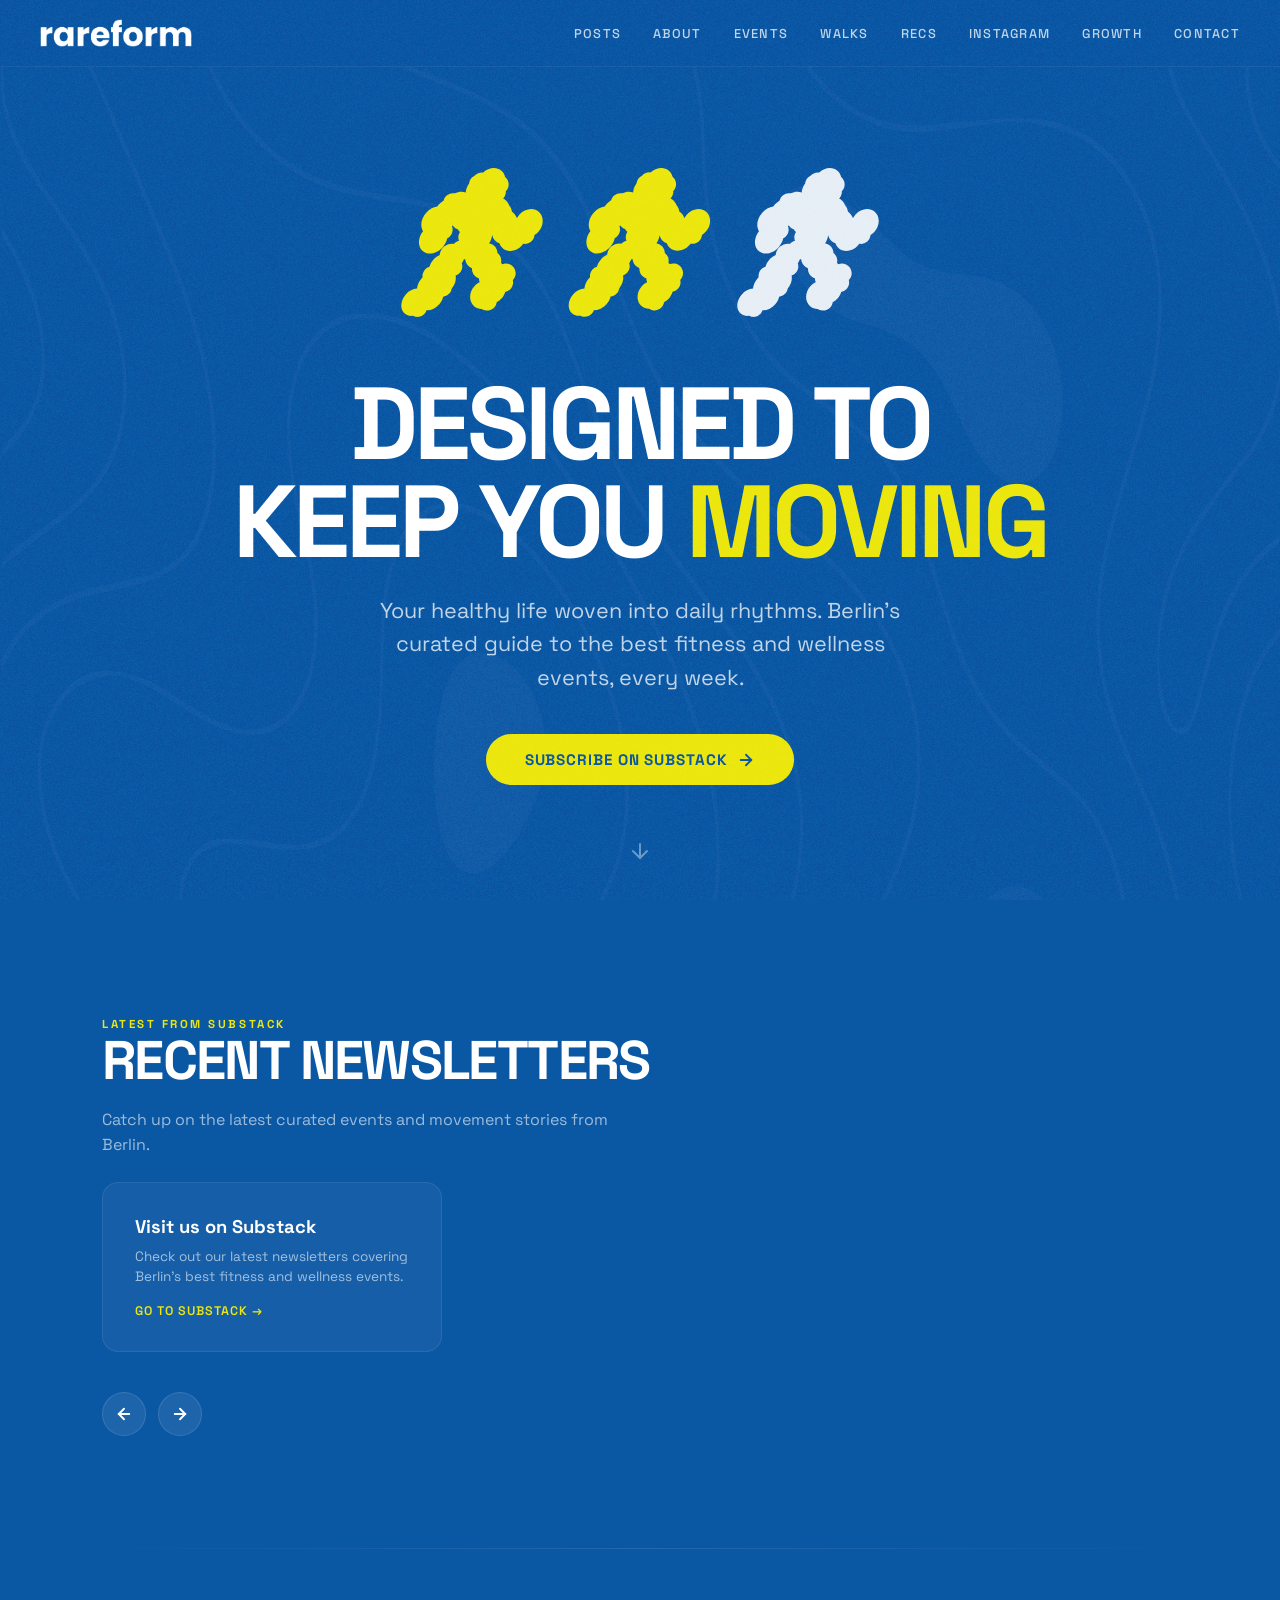
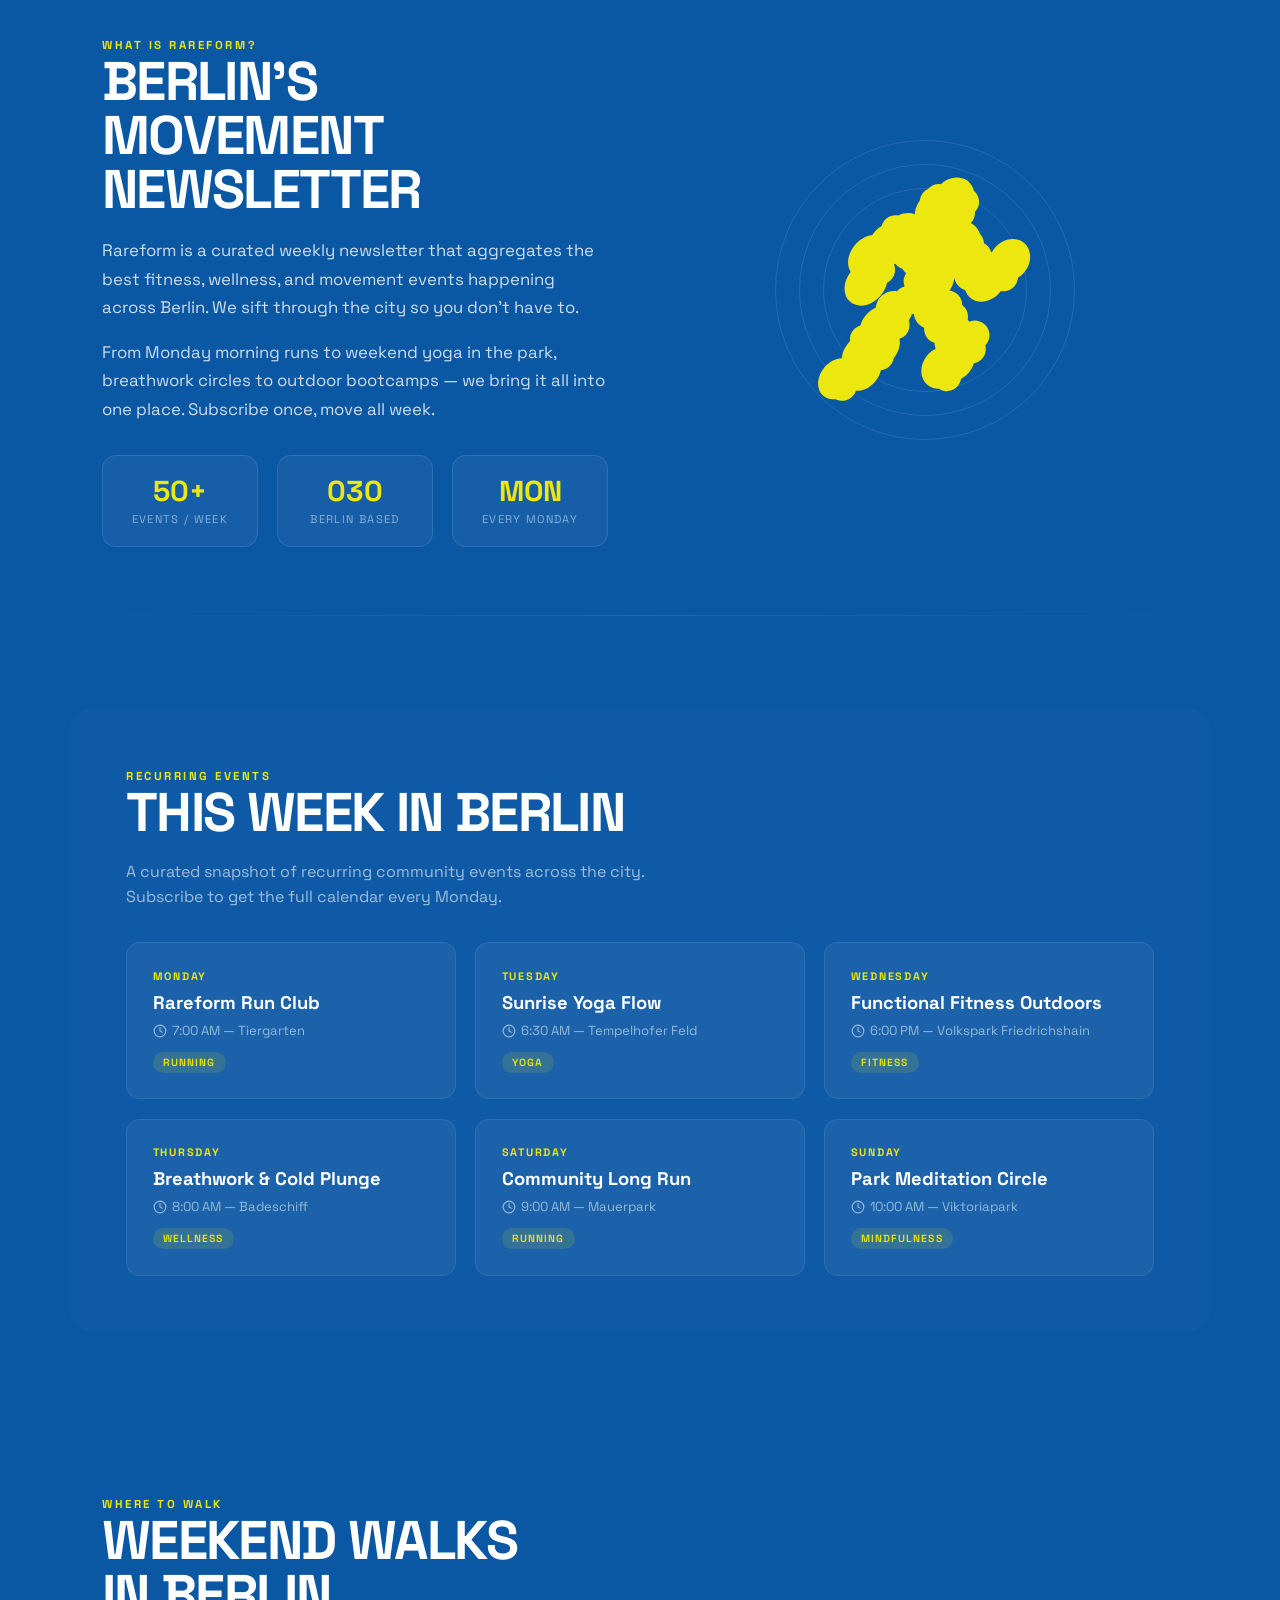
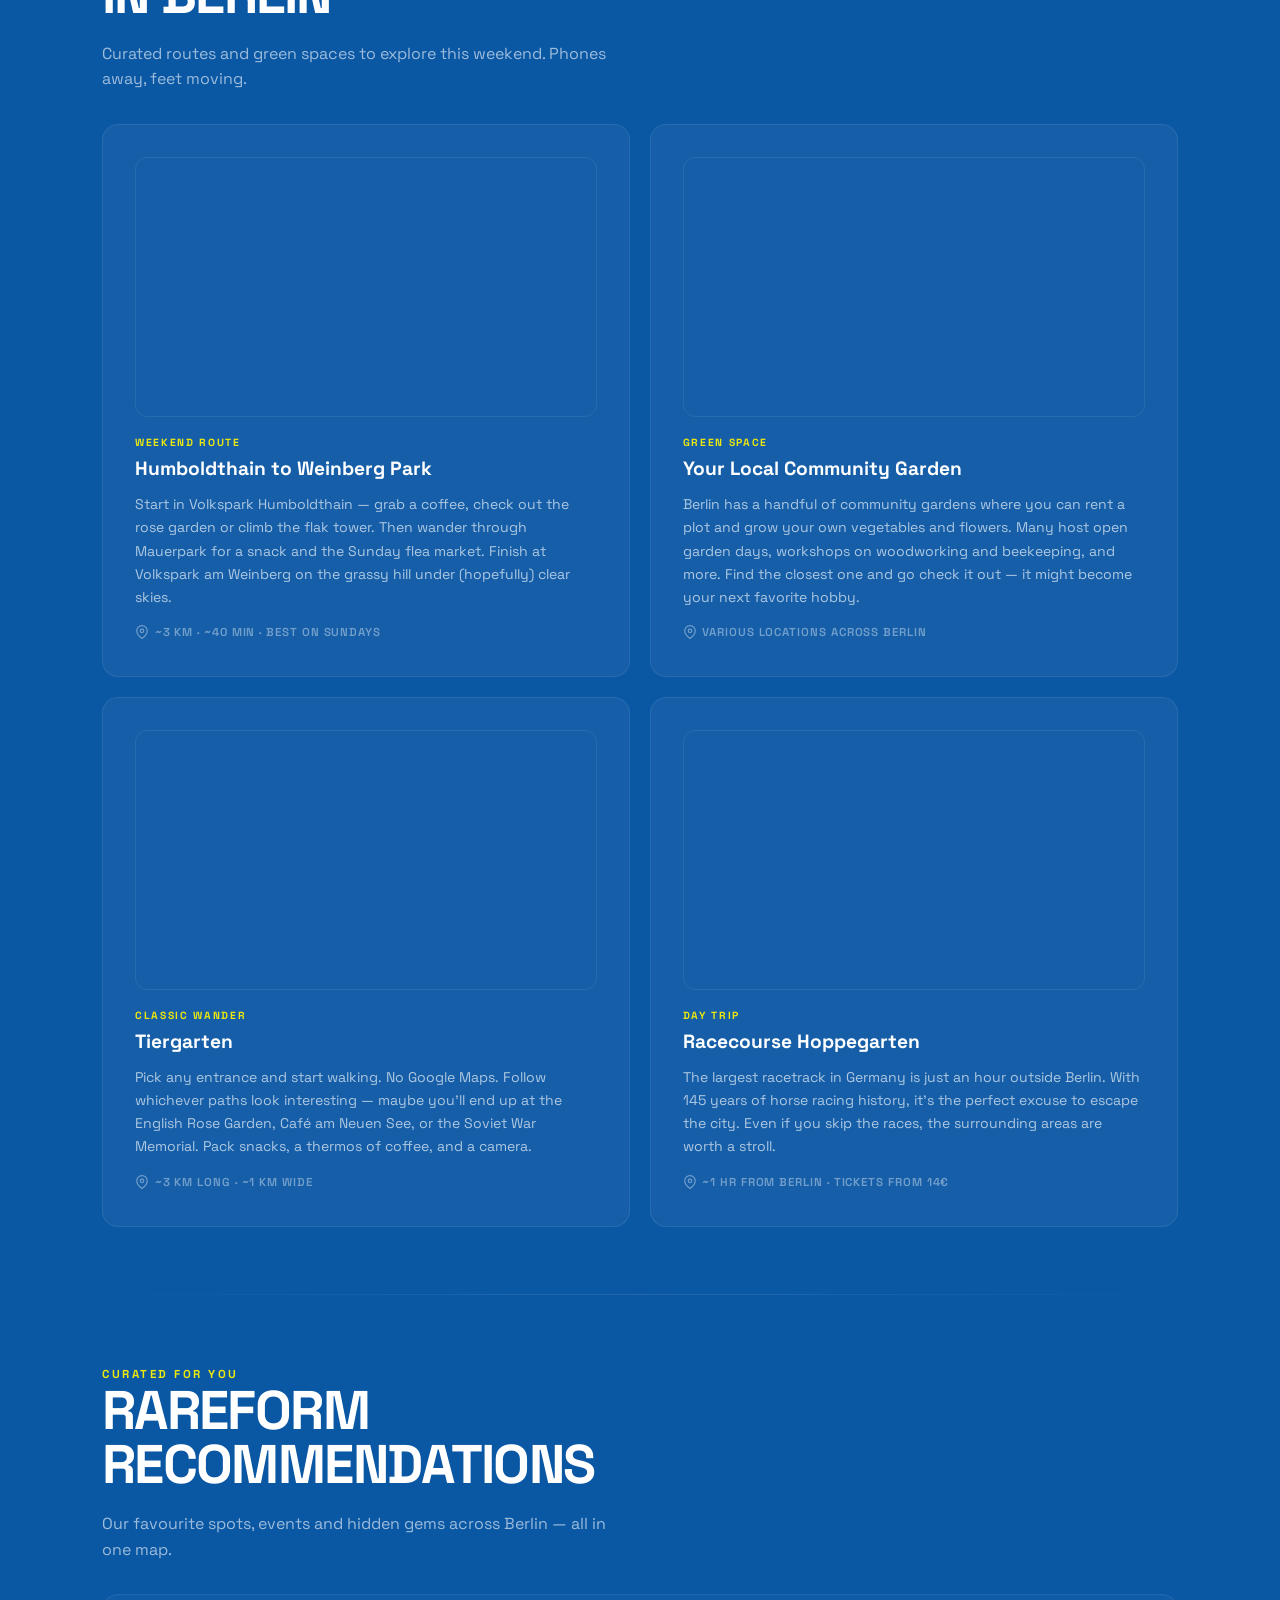
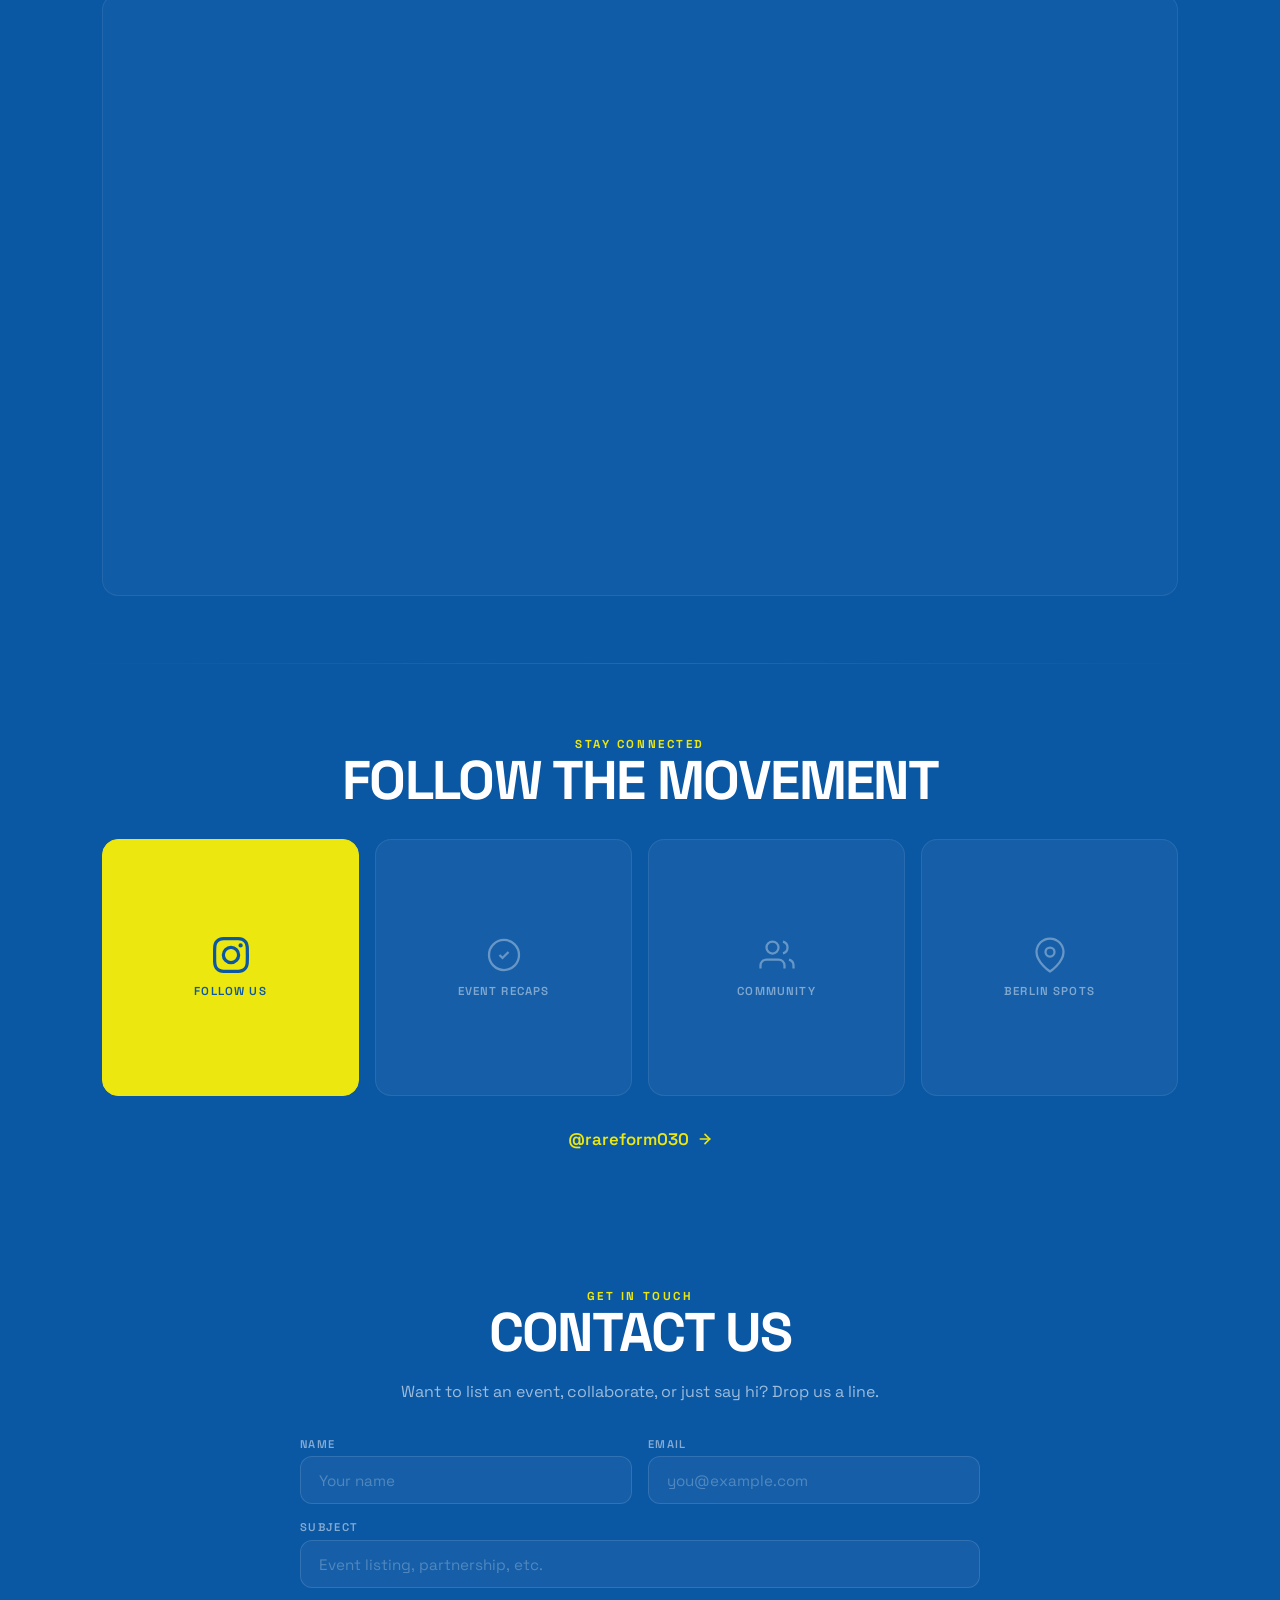
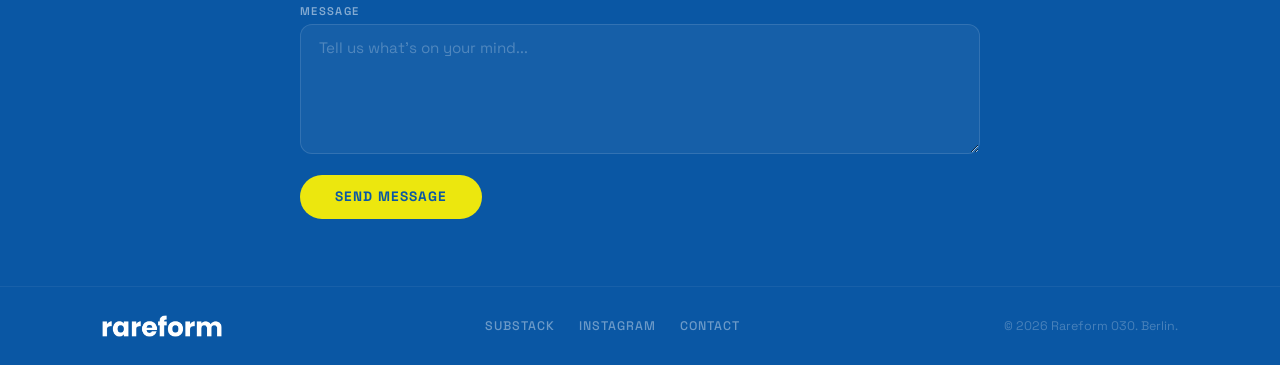
<file: index.html>
<!DOCTYPE html>
<html lang="en">
<head>
<meta charset="UTF-8">
<meta name="viewport" content="width=device-width, initial-scale=1.0">
<title>rareform — Your Healthy Life Woven Into Daily Rhythms</title>
<link rel="preconnect" href="https://fonts.googleapis.com">
<link href="https://fonts.googleapis.com/css2?family=Nunito:wght@900&family=Space+Grotesk:wght@400;500;700&display=swap" rel="stylesheet">
<style>
/* ─── RESET & BASE ─── */
*, *::before, *::after { margin: 0; padding: 0; box-sizing: border-box; }
html { scroll-behavior: smooth; }
body {
  font-family: 'Space Grotesk', sans-serif;
  background: #0a57a4;
  color: #fff;
  overflow-x: hidden;
}

/* ─── GRAIN OVERLAY (canvas-generated, heavy risograph style) ─── */
#grain-canvas {
  position: fixed;
  inset: 0;
  width: 100%;
  height: 100%;
  pointer-events: none;
  z-index: 9999;
  opacity: 0.18;
  mix-blend-mode: overlay;
}

/* ─── FLOWING SQUIGGLE LINES (extracted from Squiggles.ai) ─── */
.bg-squiggles {
  position: fixed;
  inset: 0;
  pointer-events: none;
  z-index: 0;
  overflow: hidden;
}
.bg-squiggles svg {
  width: 100%;
  height: 100%;
}

/* ─── NAVIGATION ─── */
nav {
  position: fixed;
  top: 0; left: 0; right: 0;
  z-index: 1000;
  padding: 1.2rem 2.5rem;
  display: flex;
  justify-content: space-between;
  align-items: center;
  backdrop-filter: blur(16px);
  -webkit-backdrop-filter: blur(16px);
  background: rgba(10, 87, 164, 0.8);
  border-bottom: 1px solid rgba(255,255,255,0.06);
}
.nav-logo {
  text-decoration: none;
  display: inline-flex;
  align-items: center;
}
.nav-logo img {
  height: 28px;
  width: auto;
  filter: brightness(0) invert(1);
}
.nav-links { display: flex; gap: 2rem; align-items: center; }
.nav-links a {
  color: rgba(255,255,255,0.75);
  text-decoration: none;
  font-size: 0.8rem;
  font-weight: 500;
  letter-spacing: 0.1em;
  text-transform: uppercase;
  transition: color 0.25s;
}
.nav-links a:hover { color: #ece70e; }
.hamburger {
  display: none;
  flex-direction: column;
  gap: 5px;
  cursor: pointer;
  background: none;
  border: none;
  padding: 8px;
  -webkit-tap-highlight-color: transparent;
}
.hamburger span {
  width: 26px;
  height: 2.5px;
  background: #fff;
  border-radius: 2px;
  transition: transform 0.3s ease, opacity 0.3s ease;
  transform-origin: center;
}
.hamburger.active span:nth-child(1) { transform: translateY(7.5px) rotate(45deg); }
.hamburger.active span:nth-child(2) { opacity: 0; }
.hamburger.active span:nth-child(3) { transform: translateY(-7.5px) rotate(-45deg); }

/* ─── STICKY MOBILE CTA ─── */
.mobile-cta {
  display: none;
  position: fixed;
  bottom: 0;
  left: 0; right: 0;
  z-index: 999;
  padding: 0.8rem 1.2rem;
  background: rgba(10,87,164,0.95);
  backdrop-filter: blur(12px);
  -webkit-backdrop-filter: blur(12px);
  border-top: 1px solid rgba(255,255,255,0.08);
  transform: translateY(100%);
  transition: transform 0.3s ease;
}
.mobile-cta.visible { transform: translateY(0); }
.mobile-cta a {
  display: flex;
  align-items: center;
  justify-content: center;
  gap: 0.5rem;
  background: #ece70e;
  color: #0a57a4;
  font-family: inherit;
  font-size: 0.85rem;
  font-weight: 700;
  letter-spacing: 0.06em;
  text-transform: uppercase;
  text-decoration: none;
  padding: 0.85rem;
  border-radius: 60px;
  width: 100%;
}
.mobile-cta a svg { width: 16px; height: 16px; }

/* ─── HERO ─── */
.hero {
  min-height: 100vh;
  display: flex;
  flex-direction: column;
  justify-content: center;
  align-items: center;
  text-align: center;
  padding: 5.6rem 2rem 2.8rem;
  position: relative;
  z-index: 1;
}
.hero-runners {
  position: relative;
  display: flex;
  gap: 0.5rem;
  margin-bottom: 3rem;
  align-items: flex-end;
}
.runner-fig {
  animation: bounce 2.6s ease-in-out infinite;
}
.runner-fig:nth-child(2) { animation-delay: 0.25s; }
.runner-fig:nth-child(3) { animation-delay: 0.5s; }
@keyframes bounce {
  0%, 100% { transform: translateY(0); }
  50% { transform: translateY(-16px); }
}
@keyframes bounceMirror {
  0%, 100% { transform: scaleX(-1) translateY(0); }
  50% { transform: scaleX(-1) translateY(-16px); }
}
.runner-fig.mirrored {
  animation-name: bounceMirror;
}
.hero h1 {
  font-size: clamp(2.8rem, 8vw, 6.5rem);
  font-weight: 700;
  letter-spacing: -0.04em;
  line-height: 0.95;
  text-transform: uppercase;
  margin-bottom: 1.5rem;
}
.hero h1 .yellow { color: #ece70e; }
.hero-tagline {
  font-size: clamp(1rem, 2.5vw, 1.35rem);
  font-weight: 400;
  color: rgba(255,255,255,0.75);
  max-width: 520px;
  line-height: 1.55;
  margin-bottom: 2.5rem;
}
.btn-primary {
  display: inline-flex;
  align-items: center;
  gap: 0.6rem;
  background: #ece70e;
  color: #0a57a4;
  font-family: inherit;
  font-size: 0.95rem;
  font-weight: 700;
  letter-spacing: 0.06em;
  text-transform: uppercase;
  text-decoration: none;
  padding: 1rem 2.4rem;
  border-radius: 60px;
  border: none;
  cursor: pointer;
  transition: transform 0.2s, box-shadow 0.25s;
}
.btn-primary:hover {
  transform: translateY(-2px);
  box-shadow: 0 8px 32px rgba(236, 231, 14, 0.3);
}
.btn-primary svg { width: 18px; height: 18px; }
.scroll-hint {
  position: absolute;
  bottom: 2rem;
  left: 50%;
  transform: translateX(-50%);
  animation: scrollPulse 2s ease-in-out infinite;
  opacity: 0.4;
}
@keyframes scrollPulse {
  0%, 100% { transform: translateX(-50%) translateY(0); opacity: 0.4; }
  50% { transform: translateX(-50%) translateY(8px); opacity: 0.8; }
}

/* ─── SECTIONS ─── */
section, .panel {
  position: relative;
  z-index: 1;
}
.container {
  max-width: 1140px;
  margin: 0 auto;
  padding: 4.2rem 2rem;
}
.section-label {
  font-size: 0.72rem;
  font-weight: 700;
  letter-spacing: 0.22em;
  text-transform: uppercase;
  color: #ece70e;
  margin-bottom: 0.8rem;
}
.section-title {
  font-size: clamp(2rem, 5vw, 3.4rem);
  font-weight: 700;
  letter-spacing: -0.03em;
  text-transform: uppercase;
  line-height: 1;
  margin-bottom: 1.2rem;
}
.section-desc {
  color: rgba(255,255,255,0.6);
  max-width: 520px;
  line-height: 1.6;
  font-size: 1rem;
}

/* ─── ABOUT ─── */
.about-grid {
  display: grid;
  grid-template-columns: 1fr 1fr;
  gap: 4rem;
  align-items: center;
  margin-top: 1rem;
}
.about-text p {
  font-size: 1.05rem;
  line-height: 1.7;
  color: rgba(255,255,255,0.8);
  margin-bottom: 1rem;
}
.stats-row {
  display: flex;
  gap: 1.2rem;
  margin-top: 2rem;
}
.stat {
  background: rgba(255,255,255,0.05);
  border: 1px solid rgba(255,255,255,0.1);
  border-radius: 14px;
  padding: 1.3rem 1rem;
  flex: 1;
  text-align: center;
  transition: border-color 0.25s;
}
.stat:hover { border-color: rgba(236,231,14,0.3); }
.stat-number {
  font-size: 1.8rem;
  font-weight: 700;
  color: #ece70e;
  line-height: 1;
}
.stat-label {
  font-size: 0.7rem;
  text-transform: uppercase;
  letter-spacing: 0.12em;
  color: rgba(255,255,255,0.5);
  margin-top: 0.35rem;
}
.about-visual {
  display: flex;
  justify-content: center;
  align-items: center;
}
.about-orb {
  width: 300px;
  height: 300px;
  position: relative;
}
.about-orb .ring {
  position: absolute;
  inset: 0;
  border: 1.5px solid rgba(255,255,255,0.12);
  border-radius: 50%;
  animation: spin 22s linear infinite;
}
.about-orb .ring:nth-child(2) { inset: 24px; animation-direction: reverse; animation-duration: 16s; }
.about-orb .ring:nth-child(3) { inset: 48px; animation-duration: 28s; }
@keyframes spin { to { transform: rotate(360deg); } }

/* ─── DIVIDER ─── */
.divider {
  height: 1px;
  max-width: 1140px;
  margin: 0 auto;
  background: linear-gradient(90deg, transparent, rgba(255,255,255,0.1), transparent);
}

/* ─── EVENTS ─── */
.events-panel {
  background: rgba(255,255,255,0.025);
  border-radius: 24px;
  padding: 3.5rem;
  max-width: 1140px;
  margin: 3rem auto;
}
.events-grid {
  display: grid;
  grid-template-columns: repeat(auto-fill, minmax(300px, 1fr));
  gap: 1.2rem;
  margin-top: 2rem;
}
.event-card {
  background: rgba(255,255,255,0.05);
  border: 1px solid rgba(255,255,255,0.08);
  border-radius: 14px;
  padding: 1.6rem;
  transition: transform 0.2s, border-color 0.25s;
}
.event-card:hover {
  transform: translateY(-3px);
  border-color: rgba(236,231,14,0.5);
}
.event-day {
  font-size: 0.68rem;
  font-weight: 700;
  text-transform: uppercase;
  letter-spacing: 0.16em;
  color: #ece70e;
  margin-bottom: 0.5rem;
}
.event-name {
  font-size: 1.15rem;
  font-weight: 700;
  margin-bottom: 0.45rem;
}
.event-meta {
  font-size: 0.82rem;
  color: rgba(255,255,255,0.55);
  line-height: 1.5;
  display: flex;
  align-items: center;
  gap: 0.35rem;
}
.event-meta svg { width: 14px; height: 14px; flex-shrink: 0; }
.event-tag {
  display: inline-block;
  background: rgba(236,231,14,0.12);
  color: #ece70e;
  font-size: 0.65rem;
  font-weight: 600;
  letter-spacing: 0.1em;
  text-transform: uppercase;
  padding: 0.25rem 0.65rem;
  border-radius: 20px;
  margin-top: 0.7rem;
}

/* ─── SUBSTACK CAROUSEL ─── */
.substack-section { padding: 2.8rem 2rem; }
.substack-carousel {
  display: flex;
  gap: 1.5rem;
  overflow-x: auto;
  scroll-snap-type: x mandatory;
  padding: 1.5rem 0 2rem;
  -webkit-overflow-scrolling: touch;
  scrollbar-width: none;
}
.substack-carousel::-webkit-scrollbar { display: none; }
.substack-card {
  flex: 0 0 340px;
  scroll-snap-align: start;
  background: rgba(255,255,255,0.05);
  border: 1px solid rgba(255,255,255,0.08);
  border-radius: 16px;
  padding: 2rem;
  transition: transform 0.2s, border-color 0.25s;
  text-decoration: none;
  color: #fff;
  display: flex;
  flex-direction: column;
}
.substack-card:hover {
  transform: translateY(-3px);
  border-color: rgba(236,231,14,0.5);
}
.substack-card .post-date {
  font-size: 0.68rem;
  font-weight: 700;
  text-transform: uppercase;
  letter-spacing: 0.16em;
  color: #ece70e;
  margin-bottom: 0.6rem;
}
.substack-card .post-title {
  font-size: 1.15rem;
  font-weight: 700;
  margin-bottom: 0.5rem;
  line-height: 1.3;
}
.substack-card .post-excerpt {
  font-size: 0.85rem;
  color: rgba(255,255,255,0.6);
  line-height: 1.5;
  flex: 1;
  display: -webkit-box;
  -webkit-line-clamp: 3;
  -webkit-box-orient: vertical;
  overflow: hidden;
}
.substack-card .read-more {
  margin-top: 1rem;
  font-size: 0.78rem;
  font-weight: 600;
  color: #ece70e;
  letter-spacing: 0.08em;
  text-transform: uppercase;
}
.carousel-nav {
  display: flex;
  gap: 0.75rem;
  margin-top: 0.5rem;
}
.carousel-nav button {
  background: rgba(255,255,255,0.08);
  border: 1px solid rgba(255,255,255,0.12);
  color: #fff;
  width: 44px;
  height: 44px;
  border-radius: 50%;
  cursor: pointer;
  display: flex;
  align-items: center;
  justify-content: center;
  transition: background 0.2s;
}
.carousel-nav button:hover { background: rgba(236,231,14,0.2); }

/* ─── LOADING SKELETON ─── */
.skeleton-card {
  flex: 0 0 340px;
  background: rgba(255,255,255,0.03);
  border: 1px solid rgba(255,255,255,0.06);
  border-radius: 16px;
  padding: 2rem;
}
.skeleton-line {
  background: rgba(255,255,255,0.06);
  border-radius: 6px;
  margin-bottom: 0.8rem;
  animation: pulse 1.5s ease-in-out infinite;
}
.skeleton-line.short { width: 40%; height: 12px; }
.skeleton-line.medium { width: 80%; height: 16px; }
.skeleton-line.long { width: 100%; height: 12px; }
@keyframes pulse {
  0%, 100% { opacity: 1; }
  50% { opacity: 0.4; }
}

/* ─── ADMIN BADGE ─── */
.admin-hint {
  display: inline-flex;
  align-items: center;
  gap: 0.4rem;
  background: rgba(236,231,14,0.1);
  border: 1px solid rgba(236,231,14,0.2);
  border-radius: 8px;
  padding: 0.4rem 0.8rem;
  font-size: 0.7rem;
  color: #ece70e;
  margin-top: 1rem;
  text-decoration: none;
  transition: background 0.2s;
}
.admin-hint:hover { background: rgba(236,231,14,0.18); }

/* ─── WALKS ─── */
.walks-grid {
  display: grid;
  grid-template-columns: repeat(2, 1fr);
  gap: 1.2rem;
  margin-top: 2rem;
}
.walk-card {
  background: rgba(255,255,255,0.05);
  border: 1px solid rgba(255,255,255,0.08);
  border-radius: 16px;
  padding: 2rem;
  transition: transform 0.2s, border-color 0.25s;
  cursor: default;
}
.walk-card:hover {
  transform: translateY(-3px);
  border-color: rgba(236,231,14,0.5);
}
.walk-card .walk-label {
  font-size: 0.65rem;
  font-weight: 700;
  text-transform: uppercase;
  letter-spacing: 0.16em;
  color: #ece70e;
  margin-bottom: 0.5rem;
}
.walk-card .walk-title {
  font-size: 1.2rem;
  font-weight: 700;
  margin-bottom: 0.75rem;
  line-height: 1.25;
}
.walk-card .walk-desc {
  font-size: 0.88rem;
  color: rgba(255,255,255,0.65);
  line-height: 1.65;
}
.walk-card .walk-meta {
  display: inline-flex;
  align-items: center;
  gap: 0.35rem;
  margin-top: 1rem;
  font-size: 0.72rem;
  font-weight: 600;
  color: rgba(255,255,255,0.4);
  text-transform: uppercase;
  letter-spacing: 0.08em;
}
.walk-card .walk-meta svg { width: 14px; height: 14px; flex-shrink: 0; }
.walk-card .walk-map {
  border-radius: 12px;
  overflow: hidden;
  margin-bottom: 1.2rem;
  aspect-ratio: 16/9;
  position: relative;
  border: 1px solid rgba(255,255,255,0.08);
}
.walk-card .walk-map iframe {
  width: 100%;
  height: 100%;
  border: none;
  filter: saturate(0.4) brightness(0.75) contrast(1.2);
  pointer-events: none;
}
.walk-card .walk-map-link {
  position: absolute;
  inset: 0;
  display: flex;
  align-items: center;
  justify-content: center;
  background: rgba(10,87,164,0);
  transition: background 0.25s;
  text-decoration: none;
  z-index: 1;
}
.walk-card .walk-map-link:hover { background: rgba(10,87,164,0.4); }
.walk-card .walk-map-link span {
  opacity: 0;
  background: #ece70e;
  color: #0a57a4;
  font-size: 0.7rem;
  font-weight: 700;
  text-transform: uppercase;
  letter-spacing: 0.08em;
  padding: 0.5rem 1rem;
  border-radius: 40px;
  transition: opacity 0.25s;
  display: flex;
  align-items: center;
  gap: 0.4rem;
}
.walk-card .walk-map-link:hover span { opacity: 1; }
.walk-card .walk-map-link span svg { width: 14px; height: 14px; }

/* ─── RECOMMENDATIONS MAP ─── */
.recs-map-wrap {
  margin-top: 2rem;
  border-radius: 16px;
  overflow: hidden;
  border: 1px solid rgba(255,255,255,0.08);
  background: rgba(255,255,255,0.03);
}
.recs-map-wrap iframe {
  width: 100%;
  height: 600px;
  border: none;
  display: block;
}
.recs-placeholder {
  height: 420px;
  display: flex;
  flex-direction: column;
  align-items: center;
  justify-content: center;
  gap: 1.2rem;
  background:
    radial-gradient(ellipse at 30% 40%, rgba(10,87,164,0.35) 0%, transparent 60%),
    radial-gradient(ellipse at 70% 60%, rgba(236,231,14,0.12) 0%, transparent 50%),
    rgba(255,255,255,0.02);
  position: relative;
  overflow: hidden;
}
.recs-placeholder::before {
  content: '';
  position: absolute;
  inset: 0;
  border: 2px dashed rgba(255,255,255,0.1);
  border-radius: 14px;
  margin: 12px;
  pointer-events: none;
}
.recs-placeholder-icon {
  width: 64px;
  height: 64px;
  border-radius: 50%;
  background: rgba(236,231,14,0.12);
  display: flex;
  align-items: center;
  justify-content: center;
  animation: pulse-glow 2.5s ease-in-out infinite;
}
.recs-placeholder-icon svg {
  width: 28px;
  height: 28px;
  color: #ece70e;
}
@keyframes pulse-glow {
  0%, 100% { box-shadow: 0 0 0 0 rgba(236,231,14,0.15); }
  50% { box-shadow: 0 0 0 16px rgba(236,231,14,0); }
}
.recs-placeholder-text {
  text-align: center;
}
.recs-placeholder-text h3 {
  font-size: 1.1rem;
  font-weight: 700;
  margin-bottom: 0.4rem;
}
.recs-placeholder-text p {
  font-size: 0.82rem;
  color: rgba(255,255,255,0.45);
  max-width: 320px;
}
.recs-badge {
  display: inline-flex;
  align-items: center;
  gap: 0.4rem;
  background: rgba(236,231,14,0.08);
  border: 1px solid rgba(236,231,14,0.2);
  color: #ece70e;
  font-size: 0.65rem;
  font-weight: 700;
  text-transform: uppercase;
  letter-spacing: 0.12em;
  padding: 0.45rem 1rem;
  border-radius: 40px;
}
.recs-badge svg { width: 12px; height: 12px; }
@media (max-width: 768px) {
  .recs-placeholder { height: 340px; }
}
@media (max-width: 480px) {
  .recs-placeholder { height: 280px; gap: 1rem; }
  .recs-placeholder-icon { width: 52px; height: 52px; }
  .recs-placeholder-icon svg { width: 22px; height: 22px; }
  .recs-placeholder-text h3 { font-size: 0.95rem; }
  .recs-placeholder-text p { font-size: 0.75rem; }
  .recs-map-wrap { border-radius: 10px; }
}

/* ─── INSTAGRAM ─── */
.insta-grid {
  display: grid;
  grid-template-columns: repeat(4, 1fr);
  gap: 1rem;
  margin-top: 2rem;
}
.insta-card {
  aspect-ratio: 1;
  background: rgba(255,255,255,0.05);
  border: 1px solid rgba(255,255,255,0.08);
  border-radius: 16px;
  display: flex;
  flex-direction: column;
  justify-content: center;
  align-items: center;
  padding: 1.5rem;
  transition: transform 0.2s, border-color 0.25s;
  cursor: pointer;
  text-decoration: none;
  color: #fff;
}
.insta-card:hover {
  transform: translateY(-3px);
  border-color: rgba(236,231,14,0.5);
}
.insta-card svg { width: 36px; height: 36px; margin-bottom: 0.7rem; opacity: 0.35; }
.insta-card .label {
  font-size: 0.72rem;
  color: rgba(255,255,255,0.45);
  text-transform: uppercase;
  letter-spacing: 0.1em;
  font-weight: 600;
}
.insta-card.primary {
  background: #ece70e;
  border-color: #ece70e;
  color: #0a57a4;
}
.insta-card.primary svg { opacity: 1; }
.insta-card.primary .label { color: #0a57a4; }
.insta-handle {
  display: inline-flex;
  align-items: center;
  gap: 0.5rem;
  margin-top: 2rem;
  font-size: 1.05rem;
  font-weight: 600;
  color: #ece70e;
  text-decoration: none;
  transition: opacity 0.2s;
}
.insta-handle:hover { opacity: 0.75; }

/* ─── CONTACT ─── */
.contact-inner {
  max-width: 680px;
  margin: 0 auto;
  text-align: center;
}
.contact-form {
  margin-top: 2rem;
  display: flex;
  flex-direction: column;
  gap: 1rem;
  text-align: left;
}
.form-row { display: flex; gap: 1rem; }
.form-row > * { flex: 1; }
.contact-form label {
  font-size: 0.7rem;
  font-weight: 600;
  text-transform: uppercase;
  letter-spacing: 0.12em;
  color: rgba(255,255,255,0.5);
  display: block;
  margin-bottom: 0.35rem;
}
.contact-form input,
.contact-form textarea {
  width: 100%;
  font-family: inherit;
  font-size: 0.95rem;
  color: #fff;
  background: rgba(255,255,255,0.05);
  border: 1px solid rgba(255,255,255,0.12);
  border-radius: 12px;
  padding: 0.85rem 1.1rem;
  outline: none;
  transition: border-color 0.25s;
}
.contact-form input::placeholder,
.contact-form textarea::placeholder { color: rgba(255,255,255,0.25); }
.contact-form input:focus,
.contact-form textarea:focus { border-color: #ece70e; }
.contact-form textarea { min-height: 130px; resize: vertical; }
.btn-submit {
  align-self: flex-start;
  background: #ece70e;
  color: #0a57a4;
  font-family: inherit;
  font-size: 0.85rem;
  font-weight: 700;
  letter-spacing: 0.08em;
  text-transform: uppercase;
  padding: 0.85rem 2.2rem;
  border-radius: 60px;
  border: none;
  cursor: pointer;
  transition: transform 0.2s, box-shadow 0.25s;
}
.btn-submit:hover {
  transform: translateY(-2px);
  box-shadow: 0 6px 24px rgba(236,231,14,0.25);
}

/* ─── CONTACT SUCCESS OVERLAY ─── */
.contact-inner { position: relative; }
.contact-success {
  position: absolute;
  inset: 0;
  display: flex;
  flex-direction: column;
  align-items: center;
  justify-content: center;
  gap: 1.5rem;
  background: rgba(10,87,164,0.97);
  border-radius: 20px;
  z-index: 10;
  opacity: 0;
  pointer-events: none;
  transition: opacity 0.4s ease;
}
.contact-success.visible {
  opacity: 1;
  pointer-events: auto;
}
.success-check {
  width: 100px;
  height: 100px;
  border-radius: 50%;
  background: rgba(236,231,14,0.12);
  display: flex;
  align-items: center;
  justify-content: center;
  animation: success-pop 0.5s cubic-bezier(0.34, 1.56, 0.64, 1) forwards;
}
@keyframes success-pop {
  0% { transform: scale(0); opacity: 0; }
  60% { transform: scale(1.15); }
  100% { transform: scale(1); opacity: 1; }
}
.success-check svg {
  width: 52px;
  height: 52px;
  stroke: #ece70e;
  stroke-width: 3;
  fill: none;
  stroke-linecap: round;
  stroke-linejoin: round;
}
.success-check svg path {
  stroke-dasharray: 60;
  stroke-dashoffset: 60;
  animation: draw-check 0.5s 0.3s ease forwards;
}
@keyframes draw-check {
  to { stroke-dashoffset: 0; }
}
.success-ring {
  position: absolute;
  width: 100px;
  height: 100px;
  border-radius: 50%;
  border: 2px solid rgba(236,231,14,0.3);
  animation: success-ring-expand 0.8s 0.2s ease-out forwards;
  opacity: 0;
}
@keyframes success-ring-expand {
  0% { transform: scale(1); opacity: 0.6; }
  100% { transform: scale(1.8); opacity: 0; }
}
.contact-success h3 {
  font-size: 1.4rem;
  font-weight: 700;
  color: #fff;
  opacity: 0;
  transform: translateY(10px);
  animation: success-text-in 0.4s 0.5s ease forwards;
}
.contact-success p {
  font-size: 0.9rem;
  color: rgba(255,255,255,0.6);
  max-width: 320px;
  text-align: center;
  line-height: 1.5;
  opacity: 0;
  transform: translateY(10px);
  animation: success-text-in 0.4s 0.65s ease forwards;
}
.contact-success .success-btn {
  margin-top: 0.5rem;
  background: rgba(236,231,14,0.1);
  border: 1px solid rgba(236,231,14,0.25);
  color: #ece70e;
  font-family: inherit;
  font-size: 0.75rem;
  font-weight: 700;
  text-transform: uppercase;
  letter-spacing: 0.1em;
  padding: 0.65rem 1.6rem;
  border-radius: 40px;
  cursor: pointer;
  opacity: 0;
  transform: translateY(10px);
  animation: success-text-in 0.4s 0.8s ease forwards;
  transition: background 0.2s;
}
.contact-success .success-btn:hover {
  background: rgba(236,231,14,0.2);
}
@keyframes success-text-in {
  to { opacity: 1; transform: translateY(0); }
}

/* ─── FOOTER ─── */
footer {
  border-top: 1px solid rgba(255,255,255,0.06);
  position: relative;
  z-index: 1;
}
.footer-inner {
  max-width: 1140px;
  margin: 0 auto;
  padding: 1.75rem 2rem;
  display: flex;
  justify-content: space-between;
  align-items: center;
  flex-wrap: wrap;
  gap: 1rem;
}
.footer-links { display: flex; gap: 1.5rem; }
.footer-links a {
  color: rgba(255,255,255,0.4);
  text-decoration: none;
  font-size: 0.78rem;
  text-transform: uppercase;
  letter-spacing: 0.08em;
  font-weight: 500;
  transition: color 0.2s;
}
.footer-links a:hover { color: #ece70e; }
.footer-copy {
  font-size: 0.78rem;
  color: rgba(255,255,255,0.25);
}

/* ─── RESPONSIVE: TABLET ─── */
@media (max-width: 1024px) {
  .about-grid { gap: 2.5rem; }
  .events-grid { grid-template-columns: repeat(auto-fill, minmax(260px, 1fr)); }
  .insta-grid { grid-template-columns: repeat(2, 1fr); }
  .container { padding: 3.5rem 1.8rem; }
}

/* ─── RESPONSIVE: MOBILE ─── */
@media (max-width: 768px) {
  /* Nav — smooth slide-down menu */
  nav { padding: 1rem 1.5rem; }
  .nav-logo img { height: 24px; }
  .nav-links {
    display: flex;
    flex-direction: column;
    position: absolute;
    top: 100%;
    left: 0; right: 0;
    background: rgba(10,87,164,0.97);
    backdrop-filter: blur(16px);
    -webkit-backdrop-filter: blur(16px);
    padding: 0 2rem;
    gap: 0;
    border-bottom: 1px solid rgba(255,255,255,0.06);
    max-height: 0;
    overflow: hidden;
    transition: max-height 0.35s ease, padding 0.35s ease;
  }
  .nav-links.open {
    max-height: 400px;
    padding: 1.2rem 2rem;
    gap: 1.2rem;
  }
  .nav-links a {
    font-size: 0.9rem;
    padding: 0.5rem 0;
  }
  .hamburger { display: flex; }
  .mobile-cta { display: block; }

  /* Hero — fills viewport nicely */
  .hero {
    padding: 5rem 1.5rem 2rem;
    min-height: calc(100vh - 60px);
    min-height: calc(100dvh - 60px);
    justify-content: center;
  }
  .hero h1 { margin-bottom: 1rem; }
  .hero-tagline {
    font-size: 0.95rem;
    margin-bottom: 2rem;
    line-height: 1.6;
  }
  .hero-runners { gap: 0.25rem; margin-bottom: 2rem; }
  .hero-runners .runner-fig { width: 110px; height: 116px; }
  .btn-primary { font-size: 0.85rem; padding: 0.9rem 2rem; }
  .scroll-hint { bottom: 5rem; }

  /* Sections — better readability */
  .container { padding: 2.5rem 1.2rem; }
  .section-label { font-size: 0.68rem; margin-bottom: 0.5rem; }
  .section-title { line-height: 1.05; }
  .section-desc { font-size: 0.9rem; line-height: 1.65; }

  /* About */
  .about-grid { grid-template-columns: 1fr; gap: 2rem; }
  .about-visual { order: -1; }
  .about-orb { width: 200px; height: 200px; }
  .about-orb svg { width: 170px !important; height: 178px !important; }
  .about-text p { font-size: 0.95rem; line-height: 1.7; }
  .stats-row { flex-wrap: wrap; gap: 0.8rem; }
  .stat { min-width: calc(50% - 0.4rem); padding: 1rem 0.8rem; }
  .stat-number { font-size: 1.5rem; }

  /* Substack carousel — swipe-friendly */
  .substack-section { padding: 2rem 1.2rem; }
  .substack-carousel { scroll-padding-left: 1.2rem; padding: 1rem 0 1.5rem; }
  .substack-card {
    flex: 0 0 82vw;
    padding: 1.5rem;
    scroll-snap-align: center;
  }
  .substack-card .post-title { font-size: 1.05rem; }
  .skeleton-card { flex: 0 0 82vw; }
  .carousel-nav { display: none; }

  /* Events */
  .events-panel { padding: 2rem 1.2rem; margin: 1.5rem 0.8rem; border-radius: 18px; }
  .events-grid { grid-template-columns: 1fr; gap: 0.8rem; }
  .event-card {
    padding: 1.3rem;
    display: flex;
    flex-wrap: wrap;
    align-items: center;
    gap: 0.3rem;
  }
  .event-day { width: 100%; }
  .event-name { width: 100%; }
  .event-tag { margin-left: auto; margin-top: 0; }

  /* Walks */
  .walks-grid { grid-template-columns: 1fr; }
  .walk-card { padding: 1.5rem; }
  .walk-card .walk-title { font-size: 1.1rem; }
  .walk-card .walk-desc { font-size: 0.85rem; }

  /* Instagram */
  .insta-grid { grid-template-columns: repeat(2, 1fr); gap: 0.8rem; }
  .insta-card { padding: 1.2rem; border-radius: 12px; }
  .insta-card svg { width: 28px; height: 28px; margin-bottom: 0.5rem; }
  .insta-card .label { font-size: 0.65rem; }

  /* Contact — mobile-friendly inputs */
  .form-row { flex-direction: column; gap: 1rem; }
  .contact-form input,
  .contact-form textarea {
    font-size: 16px;
    padding: 0.9rem 1.1rem;
    border-radius: 10px;
  }
  .btn-submit {
    align-self: stretch;
    text-align: center;
    padding: 1rem;
    font-size: 0.9rem;
    min-height: 48px;
  }

  /* Footer — room for sticky CTA */
  .footer-inner { flex-direction: column; text-align: center; gap: 0.8rem; padding-bottom: 5rem; }
  .footer-links { gap: 1rem; }
}

/* ─── RESPONSIVE: SMALL PHONES ─── */
@media (max-width: 480px) {
  .hero {
    padding: 4.2rem 1rem 1.75rem;
  }
  .hero-runners .runner-fig { width: 80px; height: 84px; }
  .hero-tagline { font-size: 0.88rem; padding: 0 0.5rem; }
  .btn-primary { font-size: 0.8rem; padding: 0.85rem 1.6rem; width: 100%; justify-content: center; }

  .container { padding: 2.1rem 1rem; }
  .section-title { margin-bottom: 0.8rem; }
  .section-desc { font-size: 0.85rem; }

  .about-orb { width: 160px; height: 160px; }
  .about-orb svg { width: 130px !important; height: 137px !important; }
  .stats-row { gap: 0.6rem; }
  .stat { min-width: 100%; }
  .stat-number { font-size: 1.3rem; }

  .substack-section { padding: 1.75rem 1rem; }
  .substack-card { flex: 0 0 88vw; padding: 1.3rem; }
  .skeleton-card { flex: 0 0 88vw; }

  .events-panel { padding: 1.5rem 1rem; margin: 1rem 0.5rem; }
  .event-name { font-size: 1.05rem; }

  .insta-grid { gap: 0.6rem; }
  .insta-card { border-radius: 10px; padding: 1rem; }

  .btn-submit { padding: 0.85rem 1.5rem; }

  .footer-inner { padding: 2rem 1rem 5rem; }
  .footer-links { flex-wrap: wrap; justify-content: center; gap: 0.8rem; }

  /* Walk cards mobile */
  .walks-grid { grid-template-columns: 1fr; gap: 1rem; }
  .walk-card .walk-map { aspect-ratio: 2/1; border-radius: 8px; }
  .walk-card .walk-map-link span { opacity: 1; font-size: 0.65rem; padding: 0.4rem 0.8rem; }
  .walk-card .walk-map-link { background: rgba(10,87,164,0.25); }
}

/* ─── REVEAL ANIMATION ─── */
.reveal {
  opacity: 0;
  transform: translateY(28px);
  transition: opacity 0.6s ease, transform 0.6s ease;
}
.reveal.visible {
  opacity: 1;
  transform: translateY(0);
}
</style>
</head>
<body>

<!-- Canvas for heavy grain texture -->
<canvas id="grain-canvas"></canvas>

<!-- Actual squiggle paths extracted from Squiggles.ai -->
<div class="bg-squiggles">
  <svg viewBox="0 0 1024 1661" preserveAspectRatio="xMidYMid slice" fill="none">
    <!-- Squiggle paths from the original AI file, rendered as subtle light strokes -->
    <g opacity="0.07" fill="rgba(239,241,249,0.5)" stroke="none">
      <path d="M575.2,1171.4 C574.1,1206.8 563.2,1238.5 547.1,1262.1 C513.5,1311.8 466.4,1322.5 422.4,1318.0 C410.1,1316.7 398.6,1317.0 386.3,1317.4 C382.4,1317.6 377.9,1319.4 374.1,1320.6 C356.1,1325.9 329.8,1337.6 327.6,1374.1 C324.7,1420.0 367.5,1462.2 388.8,1481.7 C416.4,1507.1 440.4,1537.9 461.9,1576.1 C477.3,1603.5 491.5,1631.5 504.6,1661.1 L500.4,1661.1 C485.5,1626.5 468.5,1593.9 449.9,1563.3 C432.9,1535.2 414.5,1512.0 393.7,1492.3 C371.3,1471.1 328.0,1431.6 325.1,1385.2 C321.7,1330.6 360.8,1315.2 386.9,1314.7 L453.3,1313.3 C485.3,1312.6 522.0,1292.7 546.0,1256.9 C564.9,1228.8 574.3,1190.1 573.2,1148.5 C571.8,1089.0 552.1,1032.5 529.7,986.8 C508.9,944.4 486.7,905.2 462.5,867.6 C431.2,818.8 395.8,779.4 356.5,749.8 C340.9,738.0 325.4,730.9 308.5,726.9 C275.2,719.0 240.1,735.8 233.3,795.9 C226.7,853.5 250.2,897.7 254.0,957.0 C255.6,982.0 252.7,1006.9 243.7,1027.1 C233.7,1049.5 217.2,1059.2 200.4,1058.2 C160.0,1055.8 138.1,1023.7 99.6,1012.1 C84.8,1007.6 62.9,1015.1 50.5,1030.4 C23.0,1064.6 31.8,1119.5 49.5,1160.0 C69.3,1204.9 90.3,1228.1 107.5,1275.3 C122.4,1316.2 125.1,1364.8 105.2,1402.9 C76.9,1457.0 32.3,1458.5 5.2,1505.9 L3.2,1509.3 C-2.1,1518.6 1.9,1490.7 32.4,1467.9 L67.5,1441.6 C79.6,1432.5 90.3,1420.7 99.7,1405.3 C114.4,1381.3 119.6,1347.8 114.5,1314.9 C111.4,1295.7 105.9,1278.9 98.9,1262.5 C76.2,1209.7 33.2,1162.3 30.2,1093.6 C29.0,1065.4 36.1,1040.5 50.2,1024.4 C63.0,1009.7 78.4,1005.3 93.9,1007.9 C108.4,1010.3 121.4,1014.6 135.0,1023.9 C151.3,1035.1 167.4,1045.6 184.9,1051.6 C211.4,1060.7 240.4,1045.9 248.9,998.8 C256.1,959.0 246.8,919.9 238.0,882.6 C233.3,862.9 231.0,843.6 229.9,822.6 C228.2,788.2 235.8,754.3 254.3,736.1 C262.5,728.0 271.6,722.1 281.5,721.8 C289.1,721.6 296.7,721.1 304.4,721.8 C323.9,723.5 342.0,733.7 359.7,747.0 C400.5,777.5 436.7,819.5 468.7,870.3 C487.7,900.4 505.1,931.0 522.2,963.9 C539.1,996.4 553.9,1029.9 564.5,1068.9 C574.6,1106.6 576.5,1130.1 575.2,1171.4Z"/>
      <path d="M477.2,1200.8 C441.9,1254.5 391.7,1272.1 344.2,1262.7 C338.1,1261.5 332.1,1260.4 326.0,1258.2 L310.4,1252.6 C291.7,1245.9 271.3,1234.6 252.8,1245.1 C225.2,1260.7 228.9,1310.8 237.7,1346.5 C255.6,1419.7 295.7,1492.1 337.2,1532.9 L379.5,1574.5 C401.9,1596.5 424.6,1625.7 438.3,1661.1 L434.0,1661.1 C427.2,1637.4 400.9,1601.8 386.7,1587.7 L340.8,1542.3 C313.7,1515.6 290.4,1483.5 270.5,1443.5 C250.9,1404.3 227.4,1344.7 228.2,1292.9 C228.7,1263.4 242.1,1238.7 260.4,1237.9 C267.0,1237.6 273.8,1236.8 280.3,1237.7 C296.1,1240.1 310.8,1248.2 326.0,1253.9 C333.9,1255.4 341.5,1259.3 349.3,1260.0 C354.8,1260.4 359.8,1260.5 365.3,1261.4 C369.3,1262.1 373.3,1261.4 377.3,1261.0 C412.8,1256.8 447.7,1237.4 474.1,1198.7 C507.5,1149.7 506.3,1079.2 484.8,1018.9 C469.0,974.4 446.7,937.0 420.0,909.5 C404.2,893.3 387.6,882.9 369.4,877.9 C362.9,876.1 357.6,875.3 351.3,877.7 C339.9,882.2 329.4,889.1 322.0,904.3 C312.6,923.7 308.0,952.3 307.3,976.6 L306.3,1009.0 C306.1,1015.0 305.9,1020.9 305.6,1026.8 C305.6,1037.0 305.0,1046.2 303.6,1056.1 C299.8,1106.6 279.5,1144.9 247.5,1149.2 C232.1,1151.3 217.6,1150.5 202.4,1147.3 C190.1,1144.7 178.5,1143.8 166.7,1149.4 C152.6,1156.0 144.0,1176.2 145.5,1200.7 C146.5,1217.6 149.2,1234.8 154.1,1250.2 L169.9,1300.7 C174.6,1315.7 178.4,1331.0 180.0,1347.8 C184.4,1391.9 168.7,1425.6 146.8,1447.9 C132.4,1462.6 117.9,1475.3 102.9,1488.6 C71.7,1516.4 49.0,1549.4 39.5,1607.5 C36.7,1625.1 36.4,1643.4 35.6,1661.1 L32.4,1661.1 C33.0,1648.3 33.1,1634.9 35.0,1621.8 L38.2,1599.3 C43.5,1563.0 57.8,1533.2 76.0,1510.9 C98.2,1483.5 122.2,1467.7 146.5,1442.1 C176.3,1410.5 186.6,1365.9 170.0,1312.5 L153.9,1260.8 C144.9,1231.9 142.2,1216.0 143.6,1184.4 C144.8,1158.1 162.4,1141.5 175.3,1141.7 L196.5,1141.9 C215.4,1142.1 230.0,1150.2 248.3,1144.6 C262.0,1140.5 274.8,1132.9 284.3,1115.8 C293.1,1099.8 298.1,1080.1 300.8,1058.6 C302.3,1046.9 303.6,1035.0 303.9,1022.7 L304.7,974.9 C305.0,953.5 308.2,933.7 314.0,914.9 C322.6,887.6 338.8,872.9 357.6,873.1 C363.1,873.2 369.2,873.0 374.8,874.7 C419.3,888.1 460.6,946.7 484.3,1007.5 C491.8,1026.6 496.7,1046.4 500.2,1067.8 C508.3,1116.9 500.3,1165.9 477.2,1200.8Z"/>
      <path d="M734.3,1661.1 L730.9,1661.1 C725.3,1596.0 696.8,1552.3 664.2,1517.1 C638.5,1489.4 614.0,1466.3 596.2,1424.2 C583.1,1393.5 580.3,1356.1 588.4,1321.1 C592.4,1304.0 597.6,1288.2 603.5,1272.6 L620.6,1227.3 C630.2,1201.6 639.7,1166.1 640.0,1135.5 C640.8,1055.0 597.5,996.2 562.4,950.6 C517.9,892.7 490.2,853.2 462.2,770.4 C447.0,725.3 430.9,689.6 402.3,665.5 C357.1,627.2 312.8,637.8 262.1,620.6 C215.4,604.8 172.1,559.5 153.6,486.0 C150.6,474.1 149.2,462.0 148.1,449.4 C147.0,436.5 147.9,424.8 149.2,412.2 C156.1,343.6 202.2,297.0 235.1,262.1 C274.4,220.5 314.5,169.6 327.4,93.3 C332.1,61.0 331.7,29.7 324.4,-0.0 L327.4,-0.0 C335.3,33.2 335.8,69.0 328.3,103.2 C314.2,181.2 268.2,233.8 228.2,275.6 C194.7,310.5 157.9,352.5 150.5,420.3 C146.7,492.9 179.4,557.0 217.0,589.2 C267.3,632.2 312.1,619.3 365.4,638.5 C403.1,652.0 434.1,684.5 454.0,738.8 L475.3,796.8 C501.0,866.8 538.2,912.1 576.0,962.0 C601.6,995.8 628.3,1038.1 638.8,1089.5 C645.5,1122.4 642.6,1165.1 633.9,1196.3 C617.4,1256.2 588.3,1300.5 586.4,1362.5 C588.2,1422.9 620.4,1465.0 649.3,1495.2 C690.1,1538.0 725.2,1578.0 734.3,1661.1Z"/>
      <path d="M810.8,1661.1 L807.3,1661.1 C802.7,1642.8 799.1,1624.0 796.0,1604.0 C775.4,1468.5 694.7,1476.1 660.2,1394.6 C623.5,1308.0 691.2,1229.5 717.3,1162.0 C727.2,1136.4 734.3,1107.8 733.8,1077.3 C732.9,1014.5 704.9,966.6 674.8,933.6 C646.1,902.1 611.0,879.0 579.7,847.9 C555.4,823.8 534.2,794.9 516.6,758.5 C506.0,736.5 497.4,714.0 488.7,690.1 C468.9,635.5 448.2,593.9 411.4,568.0 C398.5,558.9 385.8,551.5 372.0,545.7 L348.3,535.8 C327.8,527.3 307.7,521.6 288.5,506.3 C276.8,497.0 266.1,485.9 257.8,469.7 C236.1,427.7 244.3,377.8 264.6,339.4 C286.7,297.7 311.1,275.3 334.6,237.2 C354.3,205.1 368.2,165.9 374.0,121.8 C375.4,100.1 376.5,80.1 373.5,59.4 C370.5,38.1 366.5,18.5 360.3,-0.0 L363.3,-0.0 C371.1,21.8 375.9,46.0 376.9,72.1 C377.9,99.5 378.4,109.2 374.8,135.0 C371.1,161.3 363.6,185.0 354.2,207.2 C344.2,230.7 331.9,249.7 318.4,267.8 L288.8,307.5 C261.6,344.0 231.9,404.0 257.5,460.8 C273.9,497.2 302.7,512.7 328.3,523.7 C339.0,528.2 349.2,531.1 359.8,535.9 L376.2,543.3 C433.5,569.2 458.7,599.8 489.5,682.8 C496.1,700.7 502.2,717.5 509.5,734.7 C542.5,812.0 579.6,845.0 629.7,886.2 C663.4,913.9 697.3,944.5 719.6,995.6 C732.7,1025.7 737.6,1054.8 736.2,1091.8 C734.6,1135.0 717.2,1175.2 700.3,1207.1 C683.0,1239.8 662.4,1277.0 654.5,1318.7 C643.9,1374.7 673.7,1420.5 701.2,1444.8 L731.1,1471.1 C746.8,1485.0 761.3,1501.3 773.4,1522.7 C799.1,1568.4 796.6,1609.8 810.8,1661.1Z"/>
      <path d="M1024.0,1362.4 L1024.0,1367.6 C1009.5,1360.6 997.0,1346.5 985.8,1328.9 C962.9,1292.7 953.0,1252.3 943.5,1203.9 C936.4,1167.5 926.5,1134.5 912.6,1103.6 C904.7,1085.8 897.3,1068.9 890.7,1050.0 C876.3,1009.1 873.2,963.2 881.9,918.4 C886.8,893.1 893.4,870.0 900.4,846.1 C913.3,802.5 928.2,757.4 926.7,707.4 C924.6,643.2 897.1,596.6 860.4,579.1 C847.9,573.2 835.5,570.8 822.5,568.5 C814.1,567.0 805.7,568.0 797.2,569.1 L752.1,575.0 C709.1,580.6 669.7,565.1 638.6,515.4 C614.4,476.7 604.3,451.6 573.8,421.2 C565.6,413.1 558.0,405.2 550.1,396.2 C528.0,370.9 513.8,334.0 523.1,288.9 C527.1,270.0 533.4,253.8 540.0,236.8 C550.4,210.2 555.8,180.0 552.1,148.8 C545.6,93.5 513.5,40.8 492.3,-0.0 L495.3,-0.0 C510.6,24.8 524.4,52.3 536.9,81.8 C560.3,136.7 563.8,186.1 541.3,243.0 C535.5,257.7 530.0,272.0 526.4,288.3 C520.2,316.0 523.3,344.9 535.0,367.2 C543.1,382.7 552.7,394.1 563.5,404.8 C599.6,440.6 603.9,449.3 632.3,498.0 C645.9,521.4 660.8,541.7 679.2,554.1 C695.0,564.7 711.0,569.9 728.2,570.7 C743.4,571.4 757.9,568.6 773.1,567.4 L798.1,565.5 C823.1,563.5 847.8,565.0 871.3,579.9 C892.0,593.1 909.1,616.4 919.8,648.0 C935.2,693.7 930.6,754.2 917.3,799.7 L900.3,858.0 C883.2,916.6 870.3,971.4 889.3,1035.1 C901.0,1074.4 919.0,1104.1 932.1,1145.5 C939.9,1170.1 945.0,1195.2 950.3,1221.6 C962.6,1283.0 985.7,1340.2 1024.0,1362.4Z"/>
      <path d="M1024.0,1461.8 L1024.0,1467.3 C978.7,1460.4 937.6,1416.1 917.4,1348.8 C900.8,1293.4 908.3,1245.0 895.2,1181.8 C888.1,1147.2 873.9,1119.1 854.0,1101.9 L818.8,1071.5 C795.5,1051.2 776.8,1022.6 763.4,985.5 C755.0,962.2 748.5,938.7 741.2,914.3 C727.8,869.2 710.5,835.1 681.9,813.5 L641.0,782.7 C623.3,769.4 608.3,751.6 594.9,728.8 C574.0,693.1 562.7,648.3 561.6,598.8 C560.5,550.5 557.0,508.6 529.6,479.8 C506.8,455.9 482.1,454.7 457.4,421.7 C443.1,402.5 432.3,375.8 431.5,345.4 L430.9,325.6 C430.8,321.2 430.6,313.0 431.2,308.6 C440.8,238.5 451.0,233.3 462.4,177.2 C466.3,158.0 466.8,137.4 466.0,116.4 C465.2,96.3 459.5,76.8 453.7,58.9 C446.4,36.3 435.9,18.8 426.3,-0.0 L430.3,-0.0 C447.9,32.7 462.7,61.4 467.5,106.9 C469.5,126.2 470.1,144.2 467.1,163.1 C464.1,182.2 461.1,199.8 455.7,217.7 C438.3,275.1 422.2,320.2 441.5,382.9 C447.1,401.1 456.1,415.1 466.3,426.2 C488.2,450.1 506.4,452.5 527.8,472.3 C543.4,486.7 554.7,508.8 559.7,536.8 C565.9,571.4 561.6,602.7 569.2,646.4 C573.1,669.2 579.5,690.0 588.5,708.8 C623.7,782.7 666.9,786.6 703.3,828.3 C756.3,889.2 746.3,995.5 813.2,1060.4 C848.6,1094.8 881.9,1106.3 897.8,1178.7 C906.7,1219.3 903.6,1240.5 908.1,1278.4 C911.1,1303.1 913.9,1326.5 920.8,1348.9 C941.0,1413.4 980.2,1455.4 1024.0,1461.8Z"/>
      <path d="M168.4,875.3 C163.6,897.1 154.5,913.9 141.5,923.5 C131.1,931.3 120.1,936.1 108.7,938.6 L76.1,945.6 C50.1,951.2 16.3,968.6 2.0,1005.7 L0.5,1002.5 L0.5,999.3 C17.2,962.6 48.2,946.8 75.6,940.5 L117.7,930.9 C126.6,928.9 134.9,923.5 142.7,916.7 C176.0,887.4 173.1,814.9 162.5,765.0 C156.7,737.5 149.4,711.9 139.2,687.6 L82.7,551.2 C70.7,522.2 50.5,483.5 28.4,478.1 C18.5,475.7 9.6,483.3 6.0,498.5 C-1.8,531.3 4.5,565.2 18.3,591.0 C37.4,626.8 57.5,648.3 77.2,684.9 C104.5,735.5 113.9,813.3 77.9,859.3 C66.3,874.1 53.1,884.0 39.6,894.4 L0.9,924.2 C6.0,910.3 15.8,906.2 23.8,900.4 L43.8,885.8 C74.3,863.6 101.0,833.4 98.2,771.8 C96.1,725.0 76.6,686.9 55.9,656.4 L26.6,613.0 C16.3,597.8 8.0,579.6 3.0,558.5 L0.5,543.4 L0.5,507.7 C0.9,506.8 1.8,504.0 2.0,502.5 C4.5,484.7 13.1,472.7 24.6,472.8 C56.5,473.3 83.1,543.3 99.1,581.7 L137.7,674.6 C160.2,728.6 182.5,810.7 168.4,875.3Z"/>
      <path d="M1024.0,251.4 L1024.0,254.7 C964.5,257.5 945.4,323.9 908.8,380.9 C877.1,430.2 836.4,458.5 792.5,462.3 C782.2,463.2 772.8,462.7 762.6,460.2 C752.9,457.8 743.6,456.3 733.7,452.1 C668.2,424.2 607.8,331.9 606.4,216.4 L605.8,168.6 C605.0,107.5 585.4,45.4 562.2,-0.0 L565.2,-0.0 C590.5,45.9 606.7,104.2 608.3,166.9 C608.6,179.7 608.0,191.2 609.1,203.4 C608.8,274.4 626.0,330.9 657.7,378.8 C682.3,415.9 712.6,440.2 745.3,451.7 C753.2,454.4 760.1,457.8 768.2,456.9 C821.2,463.5 872.1,433.2 909.7,372.5 C929.4,340.8 944.9,304.5 966.6,279.7 C983.3,260.5 1004.1,248.2 1024.0,251.4Z"/>
      <path d="M1024.0,163.7 L1024.0,168.8 C1001.9,167.8 979.6,176.2 960.3,195.2 C929.9,225.0 918.4,272.9 886.4,309.1 C865.5,332.9 840.7,345.7 815.2,347.8 C781.1,350.6 749.5,342.7 720.3,313.0 C679.4,271.3 658.1,197.5 652.2,121.5 L650.7,102.5 C647.5,62.9 648.2,38.2 638.2,-0.0 L641.2,-0.0 C645.2,13.8 647.3,28.6 649.2,44.4 C652.1,67.5 652.3,90.4 654.2,113.7 C658.9,171.5 670.2,225.6 694.0,269.7 C724.4,326.3 765.6,345.8 811.1,343.6 C826.7,342.8 841.6,337.4 856.2,328.9 C877.9,316.2 896.1,294.1 911.1,266.2 L931.5,228.1 C955.3,183.8 988.5,162.0 1024.0,163.7Z"/>
      <path d="M654.5,1661.1 L651.0,1661.1 C649.8,1649.3 646.6,1638.4 642.9,1627.2 C627.6,1582.1 604.8,1553.8 581.8,1521.0 L553.4,1480.7 C539.8,1461.4 504.1,1402.7 485.4,1426.6 C473.4,1442.0 481.4,1481.1 488.3,1500.9 C494.9,1519.8 502.9,1536.8 512.6,1552.0 L540.4,1596.0 C552.9,1615.9 563.9,1637.2 572.6,1661.1 L568.6,1661.1 C547.6,1600.7 513.0,1572.5 489.3,1513.1 C480.3,1490.3 471.8,1457.5 479.3,1431.4 C484.8,1412.9 500.2,1414.8 508.3,1420.4 C518.8,1427.7 527.8,1437.5 536.5,1449.8 L602.6,1543.5 C624.8,1575.0 647.5,1614.5 654.5,1661.1Z"/>
      <path d="M275.4,102.0 C263.2,136.7 237.9,161.3 215.9,178.0 L162.1,218.8 C116.6,253.2 85.9,316.3 52.6,349.1 C37.1,364.4 19.3,377.5 0.5,373.1 C0.4,373.1 0.2,373.1 0.0,373.0 C0.2,373.0 0.4,372.9 0.5,372.9 C19.1,366.8 35.3,361.7 50.6,345.4 C61.1,334.3 70.7,322.5 80.2,309.2 L103.8,276.1 C123.6,248.4 144.8,225.3 168.6,207.6 L203.0,182.2 C228.6,163.2 259.9,138.2 273.7,96.8 C283.8,66.8 280.6,31.7 265.1,8.4 C263.3,5.7 261.6,2.7 260.4,-0.0 L264.4,-0.0 C269.0,8.1 274.1,16.0 277.4,26.4 C285.1,50.5 283.7,78.5 275.4,102.0Z"/>
      <path d="M1024.0,69.8 L1024.0,73.0 C992.3,71.9 961.6,88.7 936.1,120.2 L911.0,151.1 C884.4,184.0 853.2,209.9 818.7,204.1 C800.7,201.1 785.1,192.2 770.7,174.5 C754.2,154.2 742.8,127.5 735.3,96.5 C731.8,81.6 730.1,67.2 728.2,51.5 L722.2,-0.0 L724.2,-0.0 C724.9,2.1 726.1,5.5 726.4,8.4 L731.6,58.0 C734.2,82.7 739.7,104.9 747.7,126.0 C762.8,165.7 787.2,193.2 816.0,198.7 C838.1,203.0 859.1,194.9 878.6,178.9 C906.5,155.9 922.2,126.7 948.4,100.8 C972.0,77.3 996.9,66.9 1024.0,69.8Z"/>
      <path d="M927.8,986.2 C927.0,996.0 926.8,1004.5 928.3,1013.7 C930.0,1024.4 934.5,1056.5 945.6,1052.7 C949.9,1051.3 953.6,1043.9 955.3,1037.4 L967.9,989.6 C978.8,947.8 998.5,916.1 1024.0,899.2 L1024.0,904.6 C985.3,933.9 976.4,968.0 961.1,1028.1 C957.9,1040.5 953.0,1059.3 943.7,1058.1 C931.5,1056.4 925.6,1026.2 925.9,1010.9 C926.1,998.4 925.6,986.5 926.5,974.5 C928.3,949.8 935.6,927.9 945.0,908.3 C954.7,888.0 966.6,872.2 979.0,856.4 C1002.2,826.7 1017.5,810.2 1024.0,762.4 L1024.0,780.2 C1017.1,814.8 1002.4,832.8 984.9,854.9 C956.5,890.8 932.8,924.5 927.8,986.2Z"/>
      <path d="M945.8,442.1 C922.6,485.3 935.2,533.3 956.9,569.6 L975.1,600.1 C996.2,635.5 1014.6,670.7 1024.0,717.0 L1024.0,739.7 C1018.6,690.4 1000.7,650.1 978.8,613.5 L951.3,567.3 C931.3,533.9 921.7,484.7 940.9,444.2 C961.2,401.2 993.6,385.7 1024.0,372.9 L1024.0,377.7 C995.6,390.4 966.2,404.2 945.8,442.1Z"/>
      <path d="M333.3,1661.1 L329.9,1661.1 C327.2,1636.5 317.6,1615.6 306.1,1598.2 C292.2,1577.4 275.9,1565.6 259.0,1553.4 C245.4,1543.6 218.7,1527.5 204.2,1529.9 C167.7,1521.3 131.0,1545.4 115.6,1604.2 C110.7,1622.8 107.7,1641.7 106.1,1661.1 L103.1,1661.1 C104.6,1640.8 107.9,1620.3 113.0,1601.2 C126.8,1549.7 157.5,1521.7 191.5,1524.3 C217.3,1526.3 233.4,1530.3 257.4,1546.9 C274.0,1558.4 289.8,1570.0 303.8,1588.6 C318.3,1607.8 329.5,1632.0 333.3,1661.1Z"/>
      <path d="M194.4,-0.0 L187.6,37.3 C183.0,62.3 174.3,84.1 162.6,102.6 C140.4,137.5 117.6,169.7 93.4,201.1 C68.8,233.1 33.3,262.3 0.6,253.3 C7.5,249.7 13.7,252.4 20.2,250.6 C45.4,243.5 67.8,226.9 88.0,201.6 C105.4,179.8 121.2,157.1 137.7,133.4 C160.1,101.0 179.3,74.5 186.7,25.4 C188.1,16.4 189.7,8.0 191.4,-0.0 L194.4,-0.0Z"/>
      <path d="M987.8,1074.5 C983.4,1112.3 983.7,1124.0 989.0,1162.1 C994.0,1198.3 1005.7,1232.0 1024.0,1253.0 L1024.0,1258.8 C1001.2,1236.0 986.0,1184.1 983.8,1140.5 C982.6,1116.9 982.4,1094.4 985.2,1071.5 C990.1,1031.2 1003.5,995.8 1024.0,973.1 L1024.0,979.5 C1004.7,1001.5 992.3,1036.2 987.8,1074.5Z"/>
      <path d="M107.5,-0.0 C107.5,3.7 107.1,7.9 106.5,12.3 C103.7,35.0 100.9,56.2 95.5,77.5 C79.6,140.0 41.5,179.6 0.5,173.6 L0.5,171.9 C1.9,168.3 3.8,169.6 6.4,169.6 C48.0,169.7 83.2,126.2 95.7,62.3 C99.8,41.3 102.4,20.8 105.5,-0.0 L107.5,-0.0Z"/>
      <path d="M925.0,-0.0 C925.0,3.0 923.7,5.6 922.0,8.1 C898.3,45.1 870.0,87.3 833.7,74.3 C810.4,65.9 798.7,35.2 796.1,-0.0 L798.1,-0.0 L802.0,20.1 C807.3,48.1 821.3,66.8 838.8,71.4 C854.9,75.7 874.1,64.2 887.6,49.1 C900.5,34.8 911.8,18.3 922.0,-0.0 L925.0,-0.0Z"/>
      <path d="M1024.0,1584.9 L1024.0,1588.1 C1002.1,1586.9 980.2,1589.9 959.3,1603.6 C943.4,1614.0 930.5,1631.0 918.5,1650.4 C916.4,1653.8 914.6,1657.4 913.6,1661.1 L909.5,1661.1 C929.7,1616.2 964.6,1584.6 999.9,1584.8 L1024.0,1584.9Z"/>
      <path d="M999.7,540.1 C1002.4,564.8 1011.6,587.0 1024.0,600.8 L1024.0,606.9 C1006.1,586.9 990.9,549.4 997.9,511.4 C1001.6,491.1 1011.5,475.8 1024.0,472.5 L1024.0,477.4 C1007.1,483.0 996.5,511.4 999.7,540.1Z"/>
      <path d="M37.5,-0.0 C36.9,2.7 36.7,5.9 36.7,9.8 C36.7,39.5 25.4,76.5 4.5,76.8 C3.2,76.8 1.0,74.3 0.5,73.0 L0.5,69.8 C23.9,78.6 35.1,30.5 34.5,-0.0 L37.5,-0.0Z"/>
      <path d="M888.4,1509.2 C873.0,1535.5 847.4,1518.1 835.5,1488.6 L820.9,1452.4 C813.9,1435.1 804.7,1419.4 792.7,1411.8 C770.7,1397.8 767.4,1402.0 749.6,1392.3 C740.2,1387.2 731.6,1379.7 724.9,1368.1 C706.1,1335.2 719.7,1294.9 735.9,1268.1 L765.2,1220.0 C778.6,1198.1 797.9,1175.5 817.6,1180.2 C846.2,1187.0 860.8,1229.7 855.1,1269.0 L849.5,1306.9 C837.6,1388.0 882.9,1406.9 893.3,1463.8 C896.2,1479.4 895.5,1497.1 888.4,1509.2Z"/>
      <path d="M846.3,823.9 C841.4,842.9 831.7,854.5 819.5,856.6 C790.6,861.8 775.1,821.4 760.2,788.6 C740.4,745.0 717.6,736.9 686.1,727.8 C662.4,720.8 638.2,702.3 626.6,666.5 C623.8,657.7 621.8,646.2 624.2,636.9 C629.9,614.5 650.8,617.7 662.7,624.0 C674.2,630.0 684.9,637.2 695.3,647.2 L719.2,670.2 C735.9,686.2 753.7,688.5 773.1,690.3 C805.1,693.3 835.7,710.4 847.2,763.4 C851.5,782.8 851.3,804.3 846.3,823.9Z"/>
      <path d="M425.9,1117.2 C415.5,1139.0 400.7,1164.2 383.3,1168.7 C372.0,1171.6 361.7,1163.9 355.8,1147.9 C343.6,1114.9 345.2,1058.7 355.1,1024.6 C360.9,1004.7 372.3,991.3 386.4,992.5 C414.0,994.8 438.1,1031.4 437.2,1078.1 C434.3,1092.7 431.5,1105.5 425.9,1117.2Z"/>
      <path d="M35.8,765.8 C34.7,798.9 18.8,817.7 2.1,834.9 L1.5,829.0 C10.1,820.6 18.1,812.0 24.3,799.5 C45.2,757.4 25.7,698.1 5.1,665.6 C2.9,662.3 0.8,658.9 1.7,652.9 C21.7,684.3 37.4,718.8 35.8,765.8Z"/>
    </g>
  </svg>
</div>

<!-- ─── NAV ─── -->
<nav>
  <a href="#" class="nav-logo"><img src="rareform-logo.png" alt="rareform"></a>
  <div class="nav-links" id="navLinks">
    <a href="#posts">Posts</a>
    <a href="#about">About</a>
    <a href="#events">Events</a>
    <a href="#walks">Walks</a>
    <a href="#recs">Recs</a>
    <a href="#instagram">Instagram</a>
    <a href="growth.html">Growth</a>
    <a href="#contact">Contact</a>
  </div>
  <button class="hamburger" id="hamburger" aria-label="Menu">
    <span></span><span></span><span></span>
  </button>
</nav>

<!-- ─── HERO ─── -->
<section class="hero">
  <div class="hero-runners">
    <!-- Character 1 — yellow (from _Stickers-DigitalFile.svg) -->
    <svg class="runner-fig" width="160" height="168" viewBox="34 270 90 94" fill="none">
      <path fill="#ece70e" d="M116.5,310.49c-.67.78-1.48,1.46-2.33,1.98-.02.21-.05.42-.08.62-.48,2.56-2.72,4.43-5.33,4.43-.34,0-.67-.03-.99-.09-.19.26-.39.53-.6.77-1.74,2.03-4.22,3.24-6.64,3.24-1.63,0-3.1-.53-4.28-1.54-.83-.72-1.47-1.66-1.85-2.72-.73-.26-1.41-.66-2-1.16-1.05-.9-1.76-2.1-2.09-3.48-.11,1.65-.72,3.28-1.75,4.7.11.01.21.03.33.05,2.56.48,4.43,2.77,4.42,5.36,1.64,1.23,2.45,3.3,2.07,5.34-.02.1-.05.22-.08.33.28.17.54.36.78.58,0,0,.01,0,.02.01.97-.39,2.05-.49,3.03-.3,2.94.55,4.88,3.39,4.33,6.34-.2,1.07-.73,2.07-1.5,2.84.2.77.23,1.59.08,2.37-.42,2.23-2.16,3.95-4.37,4.34-.37,1.3-1.03,2.51-1.95,3.59-.81.94-1.79,1.73-2.86,2.28,0,.06-.01.11-.03.17-.48,2.56-2.72,4.43-5.33,4.43-.35,0-.69-.03-1.01-.1-.71-.13-1.36-.39-1.97-.79h-.06c-1.63,0-3.11-.53-4.28-1.54-1.46-1.26-2.27-3.11-2.25-5.21.01-2.09.82-4.16,2.28-5.85.87-1.02,1.94-1.84,3.11-2.4-.26-.7-.42-1.44-.45-2.22-1.18-.35-2.22-1.11-2.92-2.14-.71-1.04-1.03-2.28-.93-3.52-.62-.26-1.19-.6-1.7-1.04-1.22-1.05-1.99-2.52-2.2-4.19-.25.1-.51.19-.77.26-.23.8-.59,1.54-1.08,2.2.29.87.35,1.81.18,2.72-.37,1.96-1.79,3.57-3.68,4.17.17.82.17,1.7.03,2.6-.26,1.63-1.03,3.28-2.18,4.66,0,.06-.01.12-.03.19-.45,2.4-2.4,4.17-4.79,4.4-.35,1.5-1.12,2.96-2.2,4.23-1.83,2.13-4.35,3.41-6.74,3.41-.15,0-.3,0-.45-.01-.71,2.24-2.79,3.79-5.18,3.79-.34,0-.68-.03-1-.09-.53-.1-1.03-.27-1.49-.51-.28.03-.56.05-.83.05-1.44,0-2.73-.46-3.74-1.32-1.41-1.21-2.09-3.03-1.93-5.14.14-1.93,1-3.9,2.4-5.54,1.76-2.05,4.16-3.3,6.46-3.4.13-1.93,1-3.96,2.4-5.59.24-.28.47-.52.71-.75-.07-.56-.06-1.13.05-1.7.38-2.02,1.86-3.64,3.82-4.21.38-1.41,1.12-2.77,2.13-3.96,1.03-1.19,2.28-2.13,3.62-2.72.02-.21.06-.44.1-.67.61-3.26,3.46-5.63,6.78-5.63.37,0,.75.03,1.12.09.73-.87,1.75-1.49,2.84-1.77-.36-.94-.45-1.95-.26-2.94.13-.71.42-1.41.82-2.02-.41-.35-.78-.76-1.08-1.21-.08-.11-.15-.22-.21-.33-.71-.26-1.36-.64-1.93-1.13-.32-.27-.6-.58-.86-.9-.15.09-.3.17-.44.24.39.97.5,2.02.3,3.06-.32,1.68-1.41,3.11-2.92,3.87-.36,1.72-1.21,3.39-2.45,4.85-2,2.33-4.75,3.71-7.34,3.71-1.55,0-2.95-.49-4.04-1.43-1.52-1.3-2.26-3.28-2.09-5.56.14-1.93.94-3.91,2.27-5.6-1.75-2.84-1.07-7,1.7-10.23,1.74-2.03,4.05-3.35,6.36-3.66.25-.36.52-.71.8-1.04.8-.93,1.75-1.74,2.76-2.35.62-2.4,2.76-4.07,5.25-4.07.34,0,.68.03,1,.09h.03c1.18-.59,2.46-.91,3.7-.91.87,0,1.68.15,2.45.44.01-.37.05-.73.12-1.12.24-1.42.86-2.81,1.77-4.02.01-.13.03-.26.06-.39.33-1.71,1.41-3.12,2.97-3.88,1.2-1.41,3.03-2.13,4.91-1.85,1.69-1.61,3.86-2.54,5.97-2.54,1.63,0,3.11.53,4.29,1.54,1.04.89,1.75,2.09,2.06,3.48,1.52,1.26,2.23,3.23,1.87,5.18-.2,1.07-.71,2.04-1.48,2.81.03.46,0,.92-.08,1.38-.2,1.05-.71,2.03-1.45,2.79.53.24,1.03.56,1.47.94.92.79,1.59,1.84,1.95,3.04.85.95,1.39,2.15,1.57,3.51.29.17.56.37.81.58.85.73,1.49,1.7,1.85,2.8.1-.01.19-.03.3-.04.32-.6.71-1.16,1.16-1.69,1.74-2.02,4.23-3.24,6.64-3.24,1.63,0,3.11.53,4.28,1.54,3.01,2.58,3,7.54-.02,11.06Z"/>
    </svg>
    <!-- Character 2 — yellow (from _Stickers-DigitalFile.svg) -->
    <svg class="runner-fig" width="160" height="168" viewBox="107 250 90 94" fill="none">
      <path fill="#ece70e" d="M189.21,279.4c-1.17-1-2.65-1.54-4.28-1.54-2.42,0-4.91,1.21-6.64,3.24-.45.52-.84,1.09-1.16,1.68-.1.01-.19.03-.29.05-.37-1.11-1-2.07-1.86-2.8-.25-.22-.52-.42-.81-.59-.17-1.35-.71-2.56-1.57-3.51-.35-1.2-1.03-2.25-1.95-3.04-.44-.38-.94-.7-1.47-.94.75-.77,1.25-1.74,1.45-2.79.09-.46.12-.92.08-1.38.76-.77,1.27-1.74,1.48-2.81.37-1.95-.35-3.93-1.87-5.18-.31-1.39-1.03-2.58-2.06-3.48-1.17-1-2.65-1.54-4.29-1.54-2.12,0-4.29.92-5.97,2.54-.27-.04-.53-.06-.79-.06-1.59,0-3.09.69-4.12,1.91-1.57.76-2.65,2.17-2.97,3.88-.02.12-.04.26-.06.38-.91,1.21-1.52,2.6-1.77,4.03-.06.37-.1.75-.12,1.12-.76-.29-1.58-.44-2.45-.44-1.24,0-2.51.31-3.7.91,0,0-.02,0-.03,0-.33-.06-.67-.09-1-.09-2.49,0-4.63,1.66-5.25,4.06-1.01.62-1.96,1.43-2.76,2.36-.28.34-.55.69-.79,1.04-2.31.3-4.63,1.63-6.37,3.65-2.77,3.23-3.45,7.39-1.7,10.23-1.32,1.7-2.13,3.68-2.27,5.6-.17,2.28.57,4.25,2.09,5.55,1.09.94,2.49,1.43,4.04,1.43,2.6,0,5.34-1.39,7.34-3.72,1.25-1.45,2.09-3.12,2.45-4.85,1.52-.75,2.6-2.18,2.92-3.86.19-1.04.09-2.09-.3-3.06.15-.08.3-.15.45-.24.25.33.54.63.85.9.58.49,1.23.87,1.93,1.13.06.1.13.21.21.33.3.44.67.85,1.09,1.21-.41.61-.7,1.3-.83,2.02-.19,1-.1,2,.26,2.94-1.09.28-2.11.91-2.84,1.77-.37-.06-.74-.09-1.12-.09-3.32,0-6.17,2.37-6.78,5.64-.04.21-.07.44-.09.67-1.35.59-2.6,1.52-3.63,2.72-1.01,1.18-1.75,2.54-2.13,3.95-1.95.57-3.44,2.2-3.82,4.21-.1.56-.12,1.13-.05,1.7-.25.24-.48.49-.7.74-1.41,1.64-2.27,3.66-2.41,5.6-2.31.09-4.7,1.35-6.46,3.4-1.41,1.64-2.26,3.6-2.4,5.54-.16,2.1.53,3.93,1.93,5.13,1.01.87,2.31,1.33,3.74,1.33.27,0,.55-.02.83-.05.47.24.97.41,1.49.51.33.06.67.1,1.01.1,2.38,0,4.45-1.54,5.17-3.79,2.51.17,5.24-1.12,7.19-3.39,1.09-1.27,1.85-2.72,2.2-4.23,2.39-.24,4.34-2.01,4.79-4.4.01-.06.02-.12.03-.19,1.14-1.39,1.91-3.04,2.17-4.66.15-.91.14-1.78-.03-2.61,1.88-.6,3.31-2.2,3.69-4.16.17-.91.1-1.84-.19-2.72.49-.67.86-1.4,1.09-2.2.26-.07.51-.16.76-.26.21,1.67.98,3.15,2.2,4.19.51.43,1.07.78,1.7,1.04-.1,1.24.22,2.48.93,3.52.71,1.03,1.74,1.78,2.92,2.13.03.78.19,1.53.45,2.23-1.16.55-2.24,1.39-3.11,2.4-3.02,3.52-3.03,8.48-.03,11.06,1.17,1,2.65,1.54,4.28,1.54h.05c.6.39,1.28.67,1.97.8.33.06.67.1,1.01.1,2.6,0,4.84-1.86,5.33-4.43.01-.06.02-.12.03-.17,1.07-.56,2.06-1.34,2.86-2.28.91-1.07,1.59-2.3,1.95-3.59,2.21-.39,3.96-2.11,4.37-4.34.15-.78.12-1.6-.08-2.38.77-.77,1.3-1.77,1.5-2.83.55-2.94-1.39-5.78-4.34-6.34-.34-.06-.67-.1-1-.1-.69,0-1.38.14-2.02.4,0,0-.01-.01-.02-.02-.24-.21-.51-.4-.78-.58.03-.1.06-.21.08-.33.38-2.03-.43-4.11-2.07-5.33.01-2.6-1.86-4.88-4.43-5.36-.1-.02-.21-.04-.32-.06,1.03-1.41,1.64-3.05,1.75-4.7.33,1.39,1.04,2.58,2.09,3.48.6.51,1.27.9,2.01,1.16.37,1.07,1.01,2,1.84,2.72,1.17,1.01,2.65,1.54,4.29,1.54,2.42,0,4.9-1.21,6.64-3.24.21-.24.41-.51.6-.78.32.06.65.09.99.09,2.6,0,4.85-1.86,5.33-4.42.04-.21.07-.42.08-.62.87-.53,1.65-1.19,2.33-1.98,1.45-1.69,2.26-3.77,2.27-5.85v-.06c0-2.08-.8-3.91-2.25-5.15Z"/>
    </svg>
    <!-- Character 3 — white (mirrored character 1) -->
    <svg class="runner-fig" width="160" height="168" viewBox="34 270 90 94" fill="none">
      <path fill="rgba(255,255,255,0.9)" d="M116.5,310.49c-.67.78-1.48,1.46-2.33,1.98-.02.21-.05.42-.08.62-.48,2.56-2.72,4.43-5.33,4.43-.34,0-.67-.03-.99-.09-.19.26-.39.53-.6.77-1.74,2.03-4.22,3.24-6.64,3.24-1.63,0-3.1-.53-4.28-1.54-.83-.72-1.47-1.66-1.85-2.72-.73-.26-1.41-.66-2-1.16-1.05-.9-1.76-2.1-2.09-3.48-.11,1.65-.72,3.28-1.75,4.7.11.01.21.03.33.05,2.56.48,4.43,2.77,4.42,5.36,1.64,1.23,2.45,3.3,2.07,5.34-.02.1-.05.22-.08.33.28.17.54.36.78.58,0,0,.01,0,.02.01.97-.39,2.05-.49,3.03-.3,2.94.55,4.88,3.39,4.33,6.34-.2,1.07-.73,2.07-1.5,2.84.2.77.23,1.59.08,2.37-.42,2.23-2.16,3.95-4.37,4.34-.37,1.3-1.03,2.51-1.95,3.59-.81.94-1.79,1.73-2.86,2.28,0,.06-.01.11-.03.17-.48,2.56-2.72,4.43-5.33,4.43-.35,0-.69-.03-1.01-.1-.71-.13-1.36-.39-1.97-.79h-.06c-1.63,0-3.11-.53-4.28-1.54-1.46-1.26-2.27-3.11-2.25-5.21.01-2.09.82-4.16,2.28-5.85.87-1.02,1.94-1.84,3.11-2.4-.26-.7-.42-1.44-.45-2.22-1.18-.35-2.22-1.11-2.92-2.14-.71-1.04-1.03-2.28-.93-3.52-.62-.26-1.19-.6-1.7-1.04-1.22-1.05-1.99-2.52-2.2-4.19-.25.1-.51.19-.77.26-.23.8-.59,1.54-1.08,2.2.29.87.35,1.81.18,2.72-.37,1.96-1.79,3.57-3.68,4.17.17.82.17,1.7.03,2.6-.26,1.63-1.03,3.28-2.18,4.66,0,.06-.01.12-.03.19-.45,2.4-2.4,4.17-4.79,4.4-.35,1.5-1.12,2.96-2.2,4.23-1.83,2.13-4.35,3.41-6.74,3.41-.15,0-.3,0-.45-.01-.71,2.24-2.79,3.79-5.18,3.79-.34,0-.68-.03-1-.09-.53-.1-1.03-.27-1.49-.51-.28.03-.56.05-.83.05-1.44,0-2.73-.46-3.74-1.32-1.41-1.21-2.09-3.03-1.93-5.14.14-1.93,1-3.9,2.4-5.54,1.76-2.05,4.16-3.3,6.46-3.4.13-1.93,1-3.96,2.4-5.59.24-.28.47-.52.71-.75-.07-.56-.06-1.13.05-1.7.38-2.02,1.86-3.64,3.82-4.21.38-1.41,1.12-2.77,2.13-3.96,1.03-1.19,2.28-2.13,3.62-2.72.02-.21.06-.44.1-.67.61-3.26,3.46-5.63,6.78-5.63.37,0,.75.03,1.12.09.73-.87,1.75-1.49,2.84-1.77-.36-.94-.45-1.95-.26-2.94.13-.71.42-1.41.82-2.02-.41-.35-.78-.76-1.08-1.21-.08-.11-.15-.22-.21-.33-.71-.26-1.36-.64-1.93-1.13-.32-.27-.6-.58-.86-.9-.15.09-.3.17-.44.24.39.97.5,2.02.3,3.06-.32,1.68-1.41,3.11-2.92,3.87-.36,1.72-1.21,3.39-2.45,4.85-2,2.33-4.75,3.71-7.34,3.71-1.55,0-2.95-.49-4.04-1.43-1.52-1.3-2.26-3.28-2.09-5.56.14-1.93.94-3.91,2.27-5.6-1.75-2.84-1.07-7,1.7-10.23,1.74-2.03,4.05-3.35,6.36-3.66.25-.36.52-.71.8-1.04.8-.93,1.75-1.74,2.76-2.35.62-2.4,2.76-4.07,5.25-4.07.34,0,.68.03,1,.09h.03c1.18-.59,2.46-.91,3.7-.91.87,0,1.68.15,2.45.44.01-.37.05-.73.12-1.12.24-1.42.86-2.81,1.77-4.02.01-.13.03-.26.06-.39.33-1.71,1.41-3.12,2.97-3.88,1.2-1.41,3.03-2.13,4.91-1.85,1.69-1.61,3.86-2.54,5.97-2.54,1.63,0,3.11.53,4.29,1.54,1.04.89,1.75,2.09,2.06,3.48,1.52,1.26,2.23,3.23,1.87,5.18-.2,1.07-.71,2.04-1.48,2.81.03.46,0,.92-.08,1.38-.2,1.05-.71,2.03-1.45,2.79.53.24,1.03.56,1.47.94.92.79,1.59,1.84,1.95,3.04.85.95,1.39,2.15,1.57,3.51.29.17.56.37.81.58.85.73,1.49,1.7,1.85,2.8.1-.01.19-.03.3-.04.32-.6.71-1.16,1.16-1.69,1.74-2.02,4.23-3.24,6.64-3.24,1.63,0,3.11.53,4.28,1.54,3.01,2.58,3,7.54-.02,11.06Z"/>
    </svg>
  </div>

  <h1>Designed to<br>keep you <span class="yellow">moving</span></h1>
  <p class="hero-tagline">Your healthy life woven into daily rhythms. Berlin's curated guide to the best fitness and wellness events, every week.</p>
  <a href="https://rareform030.substack.com" target="_blank" class="btn-primary">
    Subscribe on Substack
    <svg viewBox="0 0 24 24" fill="none" stroke="currentColor" stroke-width="2.5" stroke-linecap="round" stroke-linejoin="round"><path d="M5 12h14"/><path d="m12 5 7 7-7 7"/></svg>
  </a>

  <div class="scroll-hint">
    <svg width="24" height="24" viewBox="0 0 24 24" fill="none" stroke="white" stroke-width="2" stroke-linecap="round"><path d="M12 5v14"/><path d="m19 12-7 7-7-7"/></svg>
  </div>
</section>

<!-- ─── LATEST POSTS ─── -->
<section id="posts" class="substack-section reveal">
  <div class="container">
    <span class="section-label">Latest from Substack</span>
    <h2 class="section-title">Recent Newsletters</h2>
    <p class="section-desc">Catch up on the latest curated events and movement stories from Berlin.</p>
    <div class="substack-carousel" id="substackCarousel">
      <div class="skeleton-card"><div class="skeleton-line short"></div><div class="skeleton-line medium"></div><div class="skeleton-line long"></div><div class="skeleton-line long"></div></div>
      <div class="skeleton-card"><div class="skeleton-line short"></div><div class="skeleton-line medium"></div><div class="skeleton-line long"></div><div class="skeleton-line long"></div></div>
      <div class="skeleton-card"><div class="skeleton-line short"></div><div class="skeleton-line medium"></div><div class="skeleton-line long"></div><div class="skeleton-line long"></div></div>
    </div>
    <div class="carousel-nav">
      <button onclick="document.getElementById('substackCarousel').scrollBy({left:-360,behavior:'smooth'})" aria-label="Previous">
        <svg width="18" height="18" viewBox="0 0 24 24" fill="none" stroke="currentColor" stroke-width="2.5" stroke-linecap="round"><path d="M19 12H5"/><path d="m12 19-7-7 7-7"/></svg>
      </button>
      <button onclick="document.getElementById('substackCarousel').scrollBy({left:360,behavior:'smooth'})" aria-label="Next">
        <svg width="18" height="18" viewBox="0 0 24 24" fill="none" stroke="currentColor" stroke-width="2.5" stroke-linecap="round"><path d="M5 12h14"/><path d="m12 5 7 7-7 7"/></svg>
      </button>
    </div>
  </div>
</section>

<div class="divider"></div>

<!-- ─── ABOUT ─── -->
<section id="about" class="reveal">
  <div class="container">
    <div class="about-grid">
      <div class="about-text">
        <span class="section-label">What is Rareform?</span>
        <h2 class="section-title">Berlin's Movement<br>Newsletter</h2>
        <p>Rareform is a curated weekly newsletter that aggregates the best fitness, wellness, and movement events happening across Berlin. We sift through the city so you don't have to.</p>
        <p>From Monday morning runs to weekend yoga in the park, breathwork circles to outdoor bootcamps — we bring it all into one place. Subscribe once, move all week.</p>
        <div class="stats-row">
          <div class="stat">
            <div class="stat-number">50+</div>
            <div class="stat-label">Events / Week</div>
          </div>
          <div class="stat">
            <div class="stat-number">030</div>
            <div class="stat-label">Berlin Based</div>
          </div>
          <div class="stat">
            <div class="stat-number">MON</div>
            <div class="stat-label">Every Monday</div>
          </div>
        </div>
      </div>
      <div class="about-visual">
        <div class="about-orb">
          <div class="ring"></div>
          <div class="ring"></div>
          <div class="ring"></div>
          <svg width="240" height="252" viewBox="107 250 90 94" style="position:absolute;top:50%;left:50%;transform:translate(-50%,-50%)" fill="none">
            <path fill="#ece70e" d="M189.21,279.4c-1.17-1-2.65-1.54-4.28-1.54-2.42,0-4.91,1.21-6.64,3.24-.45.52-.84,1.09-1.16,1.68-.1.01-.19.03-.29.05-.37-1.11-1-2.07-1.86-2.8-.25-.22-.52-.42-.81-.59-.17-1.35-.71-2.56-1.57-3.51-.35-1.2-1.03-2.25-1.95-3.04-.44-.38-.94-.7-1.47-.94.75-.77,1.25-1.74,1.45-2.79.09-.46.12-.92.08-1.38.76-.77,1.27-1.74,1.48-2.81.37-1.95-.35-3.93-1.87-5.18-.31-1.39-1.03-2.58-2.06-3.48-1.17-1-2.65-1.54-4.29-1.54-2.12,0-4.29.92-5.97,2.54-.27-.04-.53-.06-.79-.06-1.59,0-3.09.69-4.12,1.91-1.57.76-2.65,2.17-2.97,3.88-.02.12-.04.26-.06.38-.91,1.21-1.52,2.6-1.77,4.03-.06.37-.1.75-.12,1.12-.76-.29-1.58-.44-2.45-.44-1.24,0-2.51.31-3.7.91,0,0-.02,0-.03,0-.33-.06-.67-.09-1-.09-2.49,0-4.63,1.66-5.25,4.06-1.01.62-1.96,1.43-2.76,2.36-.28.34-.55.69-.79,1.04-2.31.3-4.63,1.63-6.37,3.65-2.77,3.23-3.45,7.39-1.7,10.23-1.32,1.7-2.13,3.68-2.27,5.6-.17,2.28.57,4.25,2.09,5.55,1.09.94,2.49,1.43,4.04,1.43,2.6,0,5.34-1.39,7.34-3.72,1.25-1.45,2.09-3.12,2.45-4.85,1.52-.75,2.6-2.18,2.92-3.86.19-1.04.09-2.09-.3-3.06.15-.08.3-.15.45-.24.25.33.54.63.85.9.58.49,1.23.87,1.93,1.13.06.1.13.21.21.33.3.44.67.85,1.09,1.21-.41.61-.7,1.3-.83,2.02-.19,1-.1,2,.26,2.94-1.09.28-2.11.91-2.84,1.77-.37-.06-.74-.09-1.12-.09-3.32,0-6.17,2.37-6.78,5.64-.04.21-.07.44-.09.67-1.35.59-2.6,1.52-3.63,2.72-1.01,1.18-1.75,2.54-2.13,3.95-1.95.57-3.44,2.2-3.82,4.21-.1.56-.12,1.13-.05,1.7-.25.24-.48.49-.7.74-1.41,1.64-2.27,3.66-2.41,5.6-2.31.09-4.7,1.35-6.46,3.4-1.41,1.64-2.26,3.6-2.4,5.54-.16,2.1.53,3.93,1.93,5.13,1.01.87,2.31,1.33,3.74,1.33.27,0,.55-.02.83-.05.47.24.97.41,1.49.51.33.06.67.1,1.01.1,2.38,0,4.45-1.54,5.17-3.79,2.51.17,5.24-1.12,7.19-3.39,1.09-1.27,1.85-2.72,2.2-4.23,2.39-.24,4.34-2.01,4.79-4.4.01-.06.02-.12.03-.19,1.14-1.39,1.91-3.04,2.17-4.66.15-.91.14-1.78-.03-2.61,1.88-.6,3.31-2.2,3.69-4.16.17-.91.1-1.84-.19-2.72.49-.67.86-1.4,1.09-2.2.26-.07.51-.16.76-.26.21,1.67.98,3.15,2.2,4.19.51.43,1.07.78,1.7,1.04-.1,1.24.22,2.48.93,3.52.71,1.03,1.74,1.78,2.92,2.13.03.78.19,1.53.45,2.23-1.16.55-2.24,1.39-3.11,2.4-3.02,3.52-3.03,8.48-.03,11.06,1.17,1,2.65,1.54,4.28,1.54h.05c.6.39,1.28.67,1.97.8.33.06.67.1,1.01.1,2.6,0,4.84-1.86,5.33-4.43.01-.06.02-.12.03-.17,1.07-.56,2.06-1.34,2.86-2.28.91-1.07,1.59-2.3,1.95-3.59,2.21-.39,3.96-2.11,4.37-4.34.15-.78.12-1.6-.08-2.38.77-.77,1.3-1.77,1.5-2.83.55-2.94-1.39-5.78-4.34-6.34-.34-.06-.67-.1-1-.1-.69,0-1.38.14-2.02.4,0,0-.01-.01-.02-.02-.24-.21-.51-.4-.78-.58.03-.1.06-.21.08-.33.38-2.03-.43-4.11-2.07-5.33.01-2.6-1.86-4.88-4.43-5.36-.1-.02-.21-.04-.32-.06,1.03-1.41,1.64-3.05,1.75-4.7.33,1.39,1.04,2.58,2.09,3.48.6.51,1.27.9,2.01,1.16.37,1.07,1.01,2,1.84,2.72,1.17,1.01,2.65,1.54,4.29,1.54,2.42,0,4.9-1.21,6.64-3.24.21-.24.41-.51.6-.78.32.06.65.09.99.09,2.6,0,4.85-1.86,5.33-4.42.04-.21.07-.42.08-.62.87-.53,1.65-1.19,2.33-1.98,1.45-1.69,2.26-3.77,2.27-5.85v-.06c0-2.08-.8-3.91-2.25-5.15Z"/>
          </svg>
        </div>
      </div>
    </div>
  </div>
</section>

<div class="divider"></div>

<!-- ─── EVENTS ─── -->
<section id="events" class="reveal" style="padding: 2.8rem 2rem;">
  <div class="events-panel">
    <span class="section-label">Recurring Events</span>
    <h2 class="section-title">This Week in Berlin</h2>
    <p class="section-desc">A curated snapshot of recurring community events across the city. Subscribe to get the full calendar every Monday.</p>

    <div class="events-grid" id="eventsGrid">
      <!-- Events loaded dynamically from Google Sheets -->
      <div class="event-card" style="opacity:0.4;text-align:center;grid-column:1/-1;padding:3rem">
        <p>Loading events...</p>
      </div>
    </div>
    <a href="#" id="sheetLink" class="admin-hint" style="display:none" target="_blank">
      <svg width="14" height="14" viewBox="0 0 24 24" fill="none" stroke="currentColor" stroke-width="2"><path d="M11 4H4a2 2 0 00-2 2v14a2 2 0 002 2h14a2 2 0 002-2v-7"/><path d="M18.5 2.5a2.121 2.121 0 013 3L12 15l-4 1 1-4 9.5-9.5z"/></svg>
      Edit Events in Google Sheets
    </a>
  </div>
</section>

<!-- ─── WALKS ─── -->
<section id="walks" class="reveal">
  <div class="container">
    <span class="section-label">Where to Walk</span>
    <h2 class="section-title">Weekend Walks<br>in Berlin</h2>
    <p class="section-desc">Curated routes and green spaces to explore this weekend. Phones away, feet moving.</p>

    <div class="walks-grid">
      <div class="walk-card">
        <div class="walk-map">
          <iframe src="https://www.google.com/maps/embed?pb=!1m18!1m12!1m3!1d9704.5!2d13.385!3d52.546!2m3!1f0!2f0!3f0!3m2!1i1024!2i768!4f13.1!3m3!1m2!1s0x47a851f5980d94cf%3A0x2e78aeb1b2e06b3!2sVolkspark%20Humboldthain!5e0!3m2!1sen!2sde!4v1" loading="lazy"></iframe>
          <a href="https://www.google.com/maps/dir/Volkspark+Humboldthain,+Berlin/Mauerpark,+Berlin/Volkspark+am+Weinbergsweg,+Berlin" target="_blank" class="walk-map-link">
            <span>
              <svg viewBox="0 0 24 24" fill="none" stroke="currentColor" stroke-width="2.5" stroke-linecap="round"><path d="M5 12h14"/><path d="m12 5 7 7-7 7"/></svg>
              Open in Maps
            </span>
          </a>
        </div>
        <div class="walk-label">Weekend Route</div>
        <div class="walk-title">Humboldthain to Weinberg Park</div>
        <div class="walk-desc">Start in Volkspark Humboldthain — grab a coffee, check out the rose garden or climb the flak tower. Then wander through Mauerpark for a snack and the Sunday flea market. Finish at Volkspark am Weinberg on the grassy hill under (hopefully) clear skies.</div>
        <div class="walk-meta">
          <svg viewBox="0 0 24 24" fill="none" stroke="currentColor" stroke-width="2" stroke-linecap="round"><path d="M21 10c0 7-9 13-9 13s-9-6-9-13a9 9 0 0118 0z"/><circle cx="12" cy="10" r="3"/></svg>
          ~3 km &middot; ~40 min &middot; Best on Sundays
        </div>
      </div>

      <div class="walk-card">
        <div class="walk-map">
          <iframe src="https://www.google.com/maps/embed?pb=!1m18!1m12!1m3!1d4854.2!2d13.411!3d52.503!2m3!1f0!2f0!3f0!3m2!1i1024!2i768!4f13.1!3m3!1m2!1s0x47a84e24be29dc35%3A0x850c8e187a2ce376!2sPrinzessinnengarten%20Kollektiv%20Berlin!5e0!3m2!1sen!2sde!4v1" loading="lazy"></iframe>
          <a href="https://www.google.com/maps/search/community+garden+berlin" target="_blank" class="walk-map-link">
            <span>
              <svg viewBox="0 0 24 24" fill="none" stroke="currentColor" stroke-width="2.5" stroke-linecap="round"><path d="M5 12h14"/><path d="m12 5 7 7-7 7"/></svg>
              Find Gardens
            </span>
          </a>
        </div>
        <div class="walk-label">Green Space</div>
        <div class="walk-title">Your Local Community Garden</div>
        <div class="walk-desc">Berlin has a handful of community gardens where you can rent a plot and grow your own vegetables and flowers. Many host open garden days, workshops on woodworking and beekeeping, and more. Find the closest one and go check it out — it might become your next favorite hobby.</div>
        <div class="walk-meta">
          <svg viewBox="0 0 24 24" fill="none" stroke="currentColor" stroke-width="2" stroke-linecap="round"><path d="M21 10c0 7-9 13-9 13s-9-6-9-13a9 9 0 0118 0z"/><circle cx="12" cy="10" r="3"/></svg>
          Various locations across Berlin
        </div>
      </div>

      <div class="walk-card">
        <div class="walk-map">
          <iframe src="https://www.google.com/maps/embed?pb=!1m18!1m12!1m3!1d9712.8!2d13.345!3d52.514!2m3!1f0!2f0!3f0!3m2!1i1024!2i768!4f13.1!3m3!1m2!1s0x47a851bfb0af76dd%3A0xad22698d7e7d980e!2sGro%C3%9Fer%20Tiergarten!5e0!3m2!1sen!2sde!4v1" loading="lazy"></iframe>
          <a href="https://www.google.com/maps/place/Gro%C3%9Fer+Tiergarten,+Berlin" target="_blank" class="walk-map-link">
            <span>
              <svg viewBox="0 0 24 24" fill="none" stroke="currentColor" stroke-width="2.5" stroke-linecap="round"><path d="M5 12h14"/><path d="m12 5 7 7-7 7"/></svg>
              Open in Maps
            </span>
          </a>
        </div>
        <div class="walk-label">Classic Wander</div>
        <div class="walk-title">Tiergarten</div>
        <div class="walk-desc">Pick any entrance and start walking. No Google Maps. Follow whichever paths look interesting — maybe you'll end up at the English Rose Garden, Caf&eacute; am Neuen See, or the Soviet War Memorial. Pack snacks, a thermos of coffee, and a camera.</div>
        <div class="walk-meta">
          <svg viewBox="0 0 24 24" fill="none" stroke="currentColor" stroke-width="2" stroke-linecap="round"><path d="M21 10c0 7-9 13-9 13s-9-6-9-13a9 9 0 0118 0z"/><circle cx="12" cy="10" r="3"/></svg>
          ~3 km long &middot; ~1 km wide
        </div>
      </div>

      <div class="walk-card">
        <div class="walk-map">
          <iframe src="https://www.google.com/maps/embed?pb=!1m18!1m12!1m3!1d4860.2!2d13.657!3d52.502!2m3!1f0!2f0!3f0!3m2!1i1024!2i768!4f13.1!3m3!1m2!1s0x47a837dc2ecbe5cb%3A0xe40a541ff8e61de4!2sRennbahn%20Hoppegarten!5e0!3m2!1sen!2sde!4v1" loading="lazy"></iframe>
          <a href="https://www.google.com/maps/place/Rennbahn+Hoppegarten" target="_blank" class="walk-map-link">
            <span>
              <svg viewBox="0 0 24 24" fill="none" stroke="currentColor" stroke-width="2.5" stroke-linecap="round"><path d="M5 12h14"/><path d="m12 5 7 7-7 7"/></svg>
              Open in Maps
            </span>
          </a>
        </div>
        <div class="walk-label">Day Trip</div>
        <div class="walk-title">Racecourse Hoppegarten</div>
        <div class="walk-desc">The largest racetrack in Germany is just an hour outside Berlin. With 145 years of horse racing history, it's the perfect excuse to escape the city. Even if you skip the races, the surrounding areas are worth a stroll.</div>
        <div class="walk-meta">
          <svg viewBox="0 0 24 24" fill="none" stroke="currentColor" stroke-width="2" stroke-linecap="round"><path d="M21 10c0 7-9 13-9 13s-9-6-9-13a9 9 0 0118 0z"/><circle cx="12" cy="10" r="3"/></svg>
          ~1 hr from Berlin &middot; Tickets from 14&euro;
        </div>
      </div>
    </div>
  </div>
</section>

<div class="divider"></div>

<!-- ─── RAREFORM RECOMMENDATIONS ─── -->
<section id="recs" class="reveal">
  <div class="container">
    <span class="section-label">Curated for You</span>
    <h2 class="section-title">Rareform<br>Recommendations</h2>
    <p class="section-desc">Our favourite spots, events and hidden gems across Berlin — all in one map.</p>
    <div class="recs-map-wrap">
      <iframe src="https://rareform.health/berlin-events-map.html" width="100%" height="600" frameborder="0" loading="lazy"></iframe>
    </div>
  </div>
</section>

<div class="divider"></div>

<!-- ─── INSTAGRAM ─── -->
<section id="instagram" class="reveal">
  <div class="container" style="text-align:center;">
    <span class="section-label">Stay Connected</span>
    <h2 class="section-title">Follow the Movement</h2>

    <div class="insta-grid">
      <a href="https://instagram.com/rareform030" target="_blank" class="insta-card primary">
        <svg viewBox="0 0 24 24" fill="currentColor">
          <path d="M12 2.163c3.204 0 3.584.012 4.85.07 3.252.148 4.771 1.691 4.919 4.919.058 1.265.069 1.645.069 4.849 0 3.205-.012 3.584-.069 4.849-.149 3.225-1.664 4.771-4.919 4.919-1.266.058-1.644.07-4.85.07-3.204 0-3.584-.012-4.849-.07-3.26-.149-4.771-1.699-4.919-4.92-.058-1.265-.07-1.644-.07-4.849 0-3.204.013-3.583.07-4.849.149-3.227 1.664-4.771 4.919-4.919 1.266-.057 1.645-.069 4.849-.069zM12 0C8.741 0 8.333.014 7.053.072 2.695.272.273 2.69.073 7.052.014 8.333 0 8.741 0 12c0 3.259.014 3.668.072 4.948.2 4.358 2.618 6.78 6.98 6.98C8.333 23.986 8.741 24 12 24c3.259 0 3.668-.014 4.948-.072 4.354-.2 6.782-2.618 6.979-6.98.059-1.28.073-1.689.073-4.948 0-3.259-.014-3.667-.072-4.947-.196-4.354-2.617-6.78-6.979-6.98C15.668.014 15.259 0 12 0zm0 5.838a6.162 6.162 0 100 12.324 6.162 6.162 0 000-12.324zM12 16a4 4 0 110-8 4 4 0 010 8zm6.406-11.845a1.44 1.44 0 100 2.881 1.44 1.44 0 000-2.881z"/>
        </svg>
        <span class="label">Follow Us</span>
      </a>
      <div class="insta-card">
        <svg viewBox="0 0 24 24" fill="none" stroke="currentColor" stroke-width="1.5"><path d="M15 10l-4 4-2-2"/><circle cx="12" cy="12" r="10"/></svg>
        <span class="label">Event Recaps</span>
      </div>
      <div class="insta-card">
        <svg viewBox="0 0 24 24" fill="none" stroke="currentColor" stroke-width="1.5"><path d="M17 21v-2a4 4 0 00-4-4H5a4 4 0 00-4 4v2"/><circle cx="9" cy="7" r="4"/><path d="M23 21v-2a4 4 0 00-3-3.87"/><path d="M16 3.13a4 4 0 010 7.75"/></svg>
        <span class="label">Community</span>
      </div>
      <div class="insta-card">
        <svg viewBox="0 0 24 24" fill="none" stroke="currentColor" stroke-width="1.5"><path d="M21 10c0 7-9 13-9 13s-9-6-9-13a9 9 0 0118 0z"/><circle cx="12" cy="10" r="3"/></svg>
        <span class="label">Berlin Spots</span>
      </div>
    </div>

    <a href="https://instagram.com/rareform030" target="_blank" class="insta-handle">
      @rareform030
      <svg width="16" height="16" viewBox="0 0 24 24" fill="none" stroke="currentColor" stroke-width="2.5" stroke-linecap="round"><path d="M5 12h14"/><path d="m12 5 7 7-7 7"/></svg>
    </a>
  </div>
</section>

<!-- ─── CONTACT ─── -->
<section id="contact" class="reveal">
  <div class="container">
    <div class="contact-inner">
      <span class="section-label">Get in Touch</span>
      <h2 class="section-title">Contact Us</h2>
      <p class="section-desc" style="margin: 0 auto;">Want to list an event, collaborate, or just say hi? Drop us a line.</p>

      <!-- Replace YOUR_SCRIPT_ID with your deployed Google Apps Script URL -->
      <form class="contact-form" id="contactForm">
        <input type="text" name="_gotcha" style="display:none">
        <div class="form-row">
          <div>
            <label for="name">Name</label>
            <input type="text" id="name" name="name" placeholder="Your name" required>
          </div>
          <div>
            <label for="email">Email</label>
            <input type="email" id="email" name="email" placeholder="you@example.com" required>
          </div>
        </div>
        <div>
          <label for="subject">Subject</label>
          <input type="text" id="subject" name="subject" placeholder="Event listing, partnership, etc.">
        </div>
        <div>
          <label for="message">Message</label>
          <textarea id="message" name="message" placeholder="Tell us what's on your mind..." required></textarea>
        </div>
        <button type="submit" class="btn-submit" id="contactSubmit">Send Message</button>
      </form>

      <div class="contact-success" id="contactSuccess">
        <div style="position:relative;display:flex;align-items:center;justify-content:center;">
          <div class="success-ring"></div>
          <div class="success-check">
            <svg viewBox="0 0 24 24"><path d="M4 12.5l5.5 5.5L20 6"/></svg>
          </div>
        </div>
        <h3>Message Sent</h3>
        <p>Thanks for reaching out — we'll get back to you soon.</p>
        <button class="success-btn" id="successReset">Send Another</button>
      </div>

      <script>
      const CONTACT_SCRIPT_URL = 'https://script.google.com/macros/s/AKfycbw-0d30tTgCojYQSPyOFTertWVkGqjH-U3i5JHBQ9_cVuPKJsU3-uak_rMYu1JiFGs0/exec';
      const contactForm = document.getElementById('contactForm');
      const contactSuccess = document.getElementById('contactSuccess');

      contactForm.addEventListener('submit', function(e) {
        const btn = document.getElementById('contactSubmit');
        const form = this;
        e.preventDefault();
        if (form.querySelector('[name="_gotcha"]').value) return;
        btn.textContent = 'Sending...';
        btn.disabled = true;
        const data = {
          name: form.name.value,
          email: form.email.value,
          subject: form.subject.value,
          message: form.message.value,
          timestamp: new Date().toISOString()
        };
        fetch(CONTACT_SCRIPT_URL, {
          method: 'POST',
          mode: 'no-cors',
          headers: { 'Content-Type': 'text/plain' },
          body: JSON.stringify(data)
        }).then(() => {
          form.reset();
          btn.textContent = 'Send Message';
          btn.disabled = false;
          contactSuccess.classList.add('visible');
        }).catch(() => {
          btn.textContent = 'Error — try again';
          btn.disabled = false;
        });
      });

      document.getElementById('successReset').addEventListener('click', function() {
        contactSuccess.classList.remove('visible');
      });
      </script>
    </div>
  </div>
</section>

<!-- ─── STICKY MOBILE CTA ─── -->
<div class="mobile-cta" id="mobileCta">
  <a href="https://rareform030.substack.com" target="_blank">
    Subscribe on Substack
    <svg viewBox="0 0 24 24" fill="none" stroke="currentColor" stroke-width="2.5" stroke-linecap="round" stroke-linejoin="round"><path d="M5 12h14"/><path d="m12 5 7 7-7 7"/></svg>
  </a>
</div>

<!-- ─── FOOTER ─── -->
<footer>
  <div class="footer-inner">
    <a href="#" class="nav-logo"><img src="rareform-logo.png" alt="rareform" style="height:22px"></a>
    <div class="footer-links">
      <a href="https://rareform030.substack.com" target="_blank">Substack</a>
      <a href="https://instagram.com/rareform030" target="_blank">Instagram</a>
      <a href="#contact">Contact</a>
    </div>
    <span class="footer-copy">&copy; 2026 Rareform 030. Berlin.</span>
  </div>
</footer>

<!-- ─── SCRIPTS ─── -->
<script>
// Mobile menu with animated hamburger
const hamburger = document.getElementById('hamburger');
const navLinks = document.getElementById('navLinks');
hamburger.addEventListener('click', () => {
  navLinks.classList.toggle('open');
  hamburger.classList.toggle('active');
});
navLinks.querySelectorAll('a').forEach(a => a.addEventListener('click', () => {
  navLinks.classList.remove('open');
  hamburger.classList.remove('active');
}));

// Sticky mobile CTA — appears after scrolling past hero
const mobileCta = document.getElementById('mobileCta');
if (mobileCta) {
  const heroSection = document.querySelector('.hero');
  const ctaObserver = new IntersectionObserver(entries => {
    entries.forEach(e => {
      mobileCta.classList.toggle('visible', !e.isIntersecting);
    });
  }, { threshold: 0 });
  if (heroSection) ctaObserver.observe(heroSection);
}

// Scroll reveal
const observer = new IntersectionObserver(entries => {
  entries.forEach(e => { if (e.isIntersecting) e.target.classList.add('visible'); });
}, { threshold: 0.08 });
document.querySelectorAll('.reveal').forEach(el => observer.observe(el));

// Nav background on scroll
window.addEventListener('scroll', () => {
  document.querySelector('nav').style.background =
    window.scrollY > 60 ? 'rgba(10,87,164,0.95)' : 'rgba(10,87,164,0.8)';
});

// Heavy grain / noise texture (risograph poster style)
(function generateGrain() {
  const canvas = document.getElementById('grain-canvas');
  const ctx = canvas.getContext('2d');
  let w, h;

  function resize() {
    w = canvas.width = window.innerWidth;
    h = canvas.height = window.innerHeight;
    render();
  }

  function render() {
    const imageData = ctx.createImageData(w, h);
    const data = imageData.data;
    for (let i = 0; i < data.length; i += 4) {
      const v = Math.random() * 255;
      data[i] = v;        // R
      data[i + 1] = v;    // G
      data[i + 2] = v;    // B
      data[i + 3] = 50 + Math.random() * 80;  // A — variable for organic feel
    }
    ctx.putImageData(imageData, 0, 0);
  }

  resize();
  window.addEventListener('resize', resize);

  // Re-render grain periodically for subtle shimmer
  setInterval(render, 120);
})();

// ─── GOOGLE SHEETS EVENTS BACKEND ───
// HOW TO SET UP:
// 1. Create a Google Sheet with columns: Day | Event | Time | Location | Tag
// 2. Go to Extensions → Apps Script
// 3. Paste this code in the script editor:
//    function doGet() {
//      var sheet = SpreadsheetApp.getActiveSpreadsheet().getActiveSheet();
//      var data = sheet.getDataRange().getValues();
//      var headers = data[0];
//      var rows = [];
//      for (var i = 1; i < data.length; i++) {
//        var row = {};
//        for (var j = 0; j < headers.length; j++) {
//          row[headers[j].toLowerCase().trim()] = data[i][j];
//        }
//        rows.push(row);
//      }
//      return ContentService.createTextOutput(JSON.stringify(rows))
//        .setMimeType(ContentService.MimeType.JSON);
//    }
// 4. Deploy → New Deployment → Web App → Anyone can access → Deploy
// 5. Copy the URL and paste it below:

const GOOGLE_SHEET_API = ''; // ← Paste your Google Apps Script Web App URL here
const GOOGLE_SHEET_URL = ''; // ← Paste your Google Sheet URL here (for the edit link)

// Fallback events (shown when sheet isn't connected yet)
const FALLBACK_EVENTS = [
  { day: 'Monday', event: 'Rareform Run Club', time: '7:00 AM', location: 'Tiergarten', tag: 'Running' },
  { day: 'Tuesday', event: 'Sunrise Yoga Flow', time: '6:30 AM', location: 'Tempelhofer Feld', tag: 'Yoga' },
  { day: 'Wednesday', event: 'Functional Fitness Outdoors', time: '6:00 PM', location: 'Volkspark Friedrichshain', tag: 'Fitness' },
  { day: 'Thursday', event: 'Breathwork & Cold Plunge', time: '8:00 AM', location: 'Badeschiff', tag: 'Wellness' },
  { day: 'Saturday', event: 'Community Long Run', time: '9:00 AM', location: 'Mauerpark', tag: 'Running' },
  { day: 'Sunday', event: 'Park Meditation Circle', time: '10:00 AM', location: 'Viktoriapark', tag: 'Mindfulness' }
];

function renderEvents(events) {
  const grid = document.getElementById('eventsGrid');
  grid.innerHTML = events.map(ev => `
    <div class="event-card">
      <div class="event-day">${ev.day}</div>
      <div class="event-name">${ev.event}</div>
      <div class="event-meta">
        <svg viewBox="0 0 24 24" fill="none" stroke="currentColor" stroke-width="2" stroke-linecap="round"><circle cx="12" cy="12" r="10"/><path d="M12 6v6l4 2"/></svg>
        ${ev.time} — ${ev.location}
      </div>
      <span class="event-tag">${ev.tag}</span>
    </div>
  `).join('');
}

function loadEvents() {
  if (!GOOGLE_SHEET_API) {
    renderEvents(FALLBACK_EVENTS);
    return;
  }
  const sheetLink = document.getElementById('sheetLink');
  if (GOOGLE_SHEET_URL && sheetLink) {
    sheetLink.href = GOOGLE_SHEET_URL;
    sheetLink.style.display = 'inline-flex';
  }
  fetch(GOOGLE_SHEET_API)
    .then(r => r.json())
    .then(data => {
      if (data && data.length) renderEvents(data);
      else renderEvents(FALLBACK_EVENTS);
    })
    .catch(() => renderEvents(FALLBACK_EVENTS));
}
loadEvents();

// ─── SUBSTACK RSS FEED CAROUSEL ───
const SUBSTACK_RSS = 'https://api.rss2json.com/v1/api.json?rss_url=https%3A%2F%2Frareform030.substack.com%2Ffeed';

function loadSubstackPosts() {
  const carousel = document.getElementById('substackCarousel');
  fetch(SUBSTACK_RSS)
    .then(r => r.json())
    .then(data => {
      if (!data.items || !data.items.length) {
        carousel.innerHTML = '<p style="color:rgba(255,255,255,0.5);padding:2rem;">No posts found. Check back soon!</p>';
        return;
      }
      carousel.innerHTML = data.items.slice(0, 8).map(post => {
        const date = new Date(post.pubDate).toLocaleDateString('en-US', { month: 'short', day: 'numeric', year: 'numeric' });
        // Strip HTML tags from description for excerpt
        const excerpt = post.description ? post.description.replace(/<[^>]*>/g, '').substring(0, 160) + '...' : '';
        return `
          <a href="${post.link}" target="_blank" class="substack-card">
            <div class="post-date">${date}</div>
            <div class="post-title">${post.title}</div>
            <div class="post-excerpt">${excerpt}</div>
            <div class="read-more">Read on Substack →</div>
          </a>
        `;
      }).join('');
    })
    .catch(() => {
      carousel.innerHTML = `
        <a href="https://rareform030.substack.com" target="_blank" class="substack-card">
          <div class="post-title">Visit us on Substack</div>
          <div class="post-excerpt">Check out our latest newsletters covering Berlin's best fitness and wellness events.</div>
          <div class="read-more">Go to Substack →</div>
        </a>
      `;
    });
}
loadSubstackPosts();
</script>
</body>
</html>
</file>
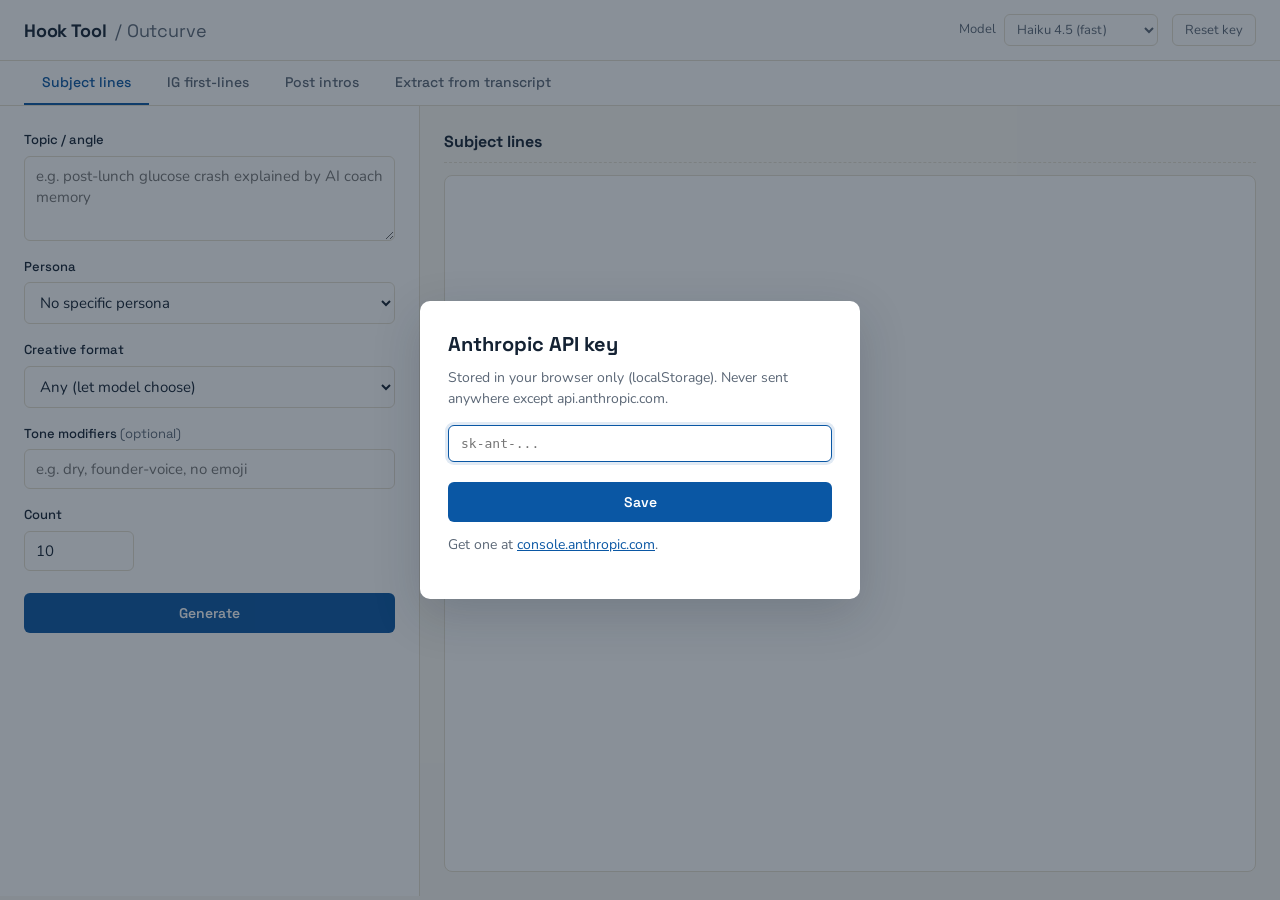
<file: hook-tool/index.html>
<!DOCTYPE html>
<html lang="en">
<head>
  <meta charset="UTF-8" />
  <meta name="viewport" content="width=device-width, initial-scale=1.0" />
  <meta name="robots" content="noindex, nofollow" />
  <title>Hook Tool — Outcurve</title>
  <link rel="preconnect" href="https://fonts.googleapis.com" />
  <link rel="preconnect" href="https://fonts.gstatic.com" crossorigin />
  <link href="https://fonts.googleapis.com/css2?family=Nunito:wght@400;600;700&family=Space+Grotesk:wght@400;500;700&display=swap" rel="stylesheet" />
  <link rel="stylesheet" href="styles.css" />
</head>
<body>
  <header class="topbar">
    <div class="brand">Hook Tool <span class="brand-sub">/ Outcurve</span></div>
    <div class="topbar-controls">
      <label class="model-toggle">
        Model
        <select id="model-select">
          <option value="claude-haiku-4-5-20251001">Haiku 4.5 (fast)</option>
          <option value="claude-sonnet-4-6">Sonnet 4.6 (deeper)</option>
        </select>
      </label>
      <button id="reset-key" class="ghost-btn" type="button">Reset key</button>
    </div>
  </header>

  <nav class="tabs" role="tablist">
    <button class="tab active" data-mode="subject-lines" role="tab">Subject lines</button>
    <button class="tab" data-mode="ig-first-lines" role="tab">IG first-lines</button>
    <button class="tab" data-mode="post-intros" role="tab">Post intros</button>
    <button class="tab" data-mode="extract-hook" role="tab">Extract from transcript</button>
  </nav>

  <main class="layout">
    <section class="form-pane">
      <div class="generate-form" data-form="generate">
        <label class="field">
          <span>Topic / angle</span>
          <textarea id="topic" rows="3" placeholder="e.g. post-lunch glucose crash explained by AI coach memory"></textarea>
        </label>

        <label class="field">
          <span>Persona</span>
          <select id="persona-select"></select>
        </label>

        <label class="field">
          <span>Creative format</span>
          <select id="format-select">
            <option value="any">Any (let model choose)</option>
            <option value="demo_led">Demo-led</option>
            <option value="story_led">Story-led</option>
            <option value="problem_led">Problem-led</option>
            <option value="persona_led">Persona-led</option>
          </select>
        </label>

        <label class="field">
          <span>Tone modifiers <em>(optional)</em></span>
          <input id="tone" type="text" placeholder="e.g. dry, founder-voice, no emoji" />
        </label>

        <label class="field count-field">
          <span>Count</span>
          <input id="count" type="number" min="3" max="20" value="10" />
        </label>

        <button id="generate-btn" class="primary-btn" type="button">Generate</button>
      </div>

      <div class="extract-form hidden" data-form="extract">
        <label class="field">
          <span>Paste transcript</span>
          <textarea id="transcript" rows="14" placeholder="Paste a video transcript (Reel, TikTok, YouTube short, podcast clip). Up to ~10,000 characters."></textarea>
          <small class="char-count"><span id="transcript-count">0</span> / 10,000 chars</small>
        </label>
        <button id="extract-btn" class="primary-btn" type="button">Extract hook</button>
      </div>
    </section>

    <section class="output-pane">
      <div class="output-header">
        <span id="output-label">Output</span>
        <span id="status" class="status"></span>
      </div>
      <div id="output" class="output"></div>
    </section>
  </main>

  <div id="key-modal" class="modal hidden" aria-hidden="true">
    <div class="modal-card">
      <h2>Anthropic API key</h2>
      <p>Stored in your browser only (localStorage). Never sent anywhere except api.anthropic.com.</p>
      <input id="key-input" type="password" placeholder="sk-ant-..." autocomplete="off" />
      <div class="modal-actions">
        <button id="key-save" class="primary-btn" type="button">Save</button>
      </div>
      <p class="modal-foot">Get one at <a href="https://console.anthropic.com/settings/keys" target="_blank" rel="noopener">console.anthropic.com</a>.</p>
    </div>
  </div>

  <script src="app.js" defer></script>
</body>
</html>
</file>
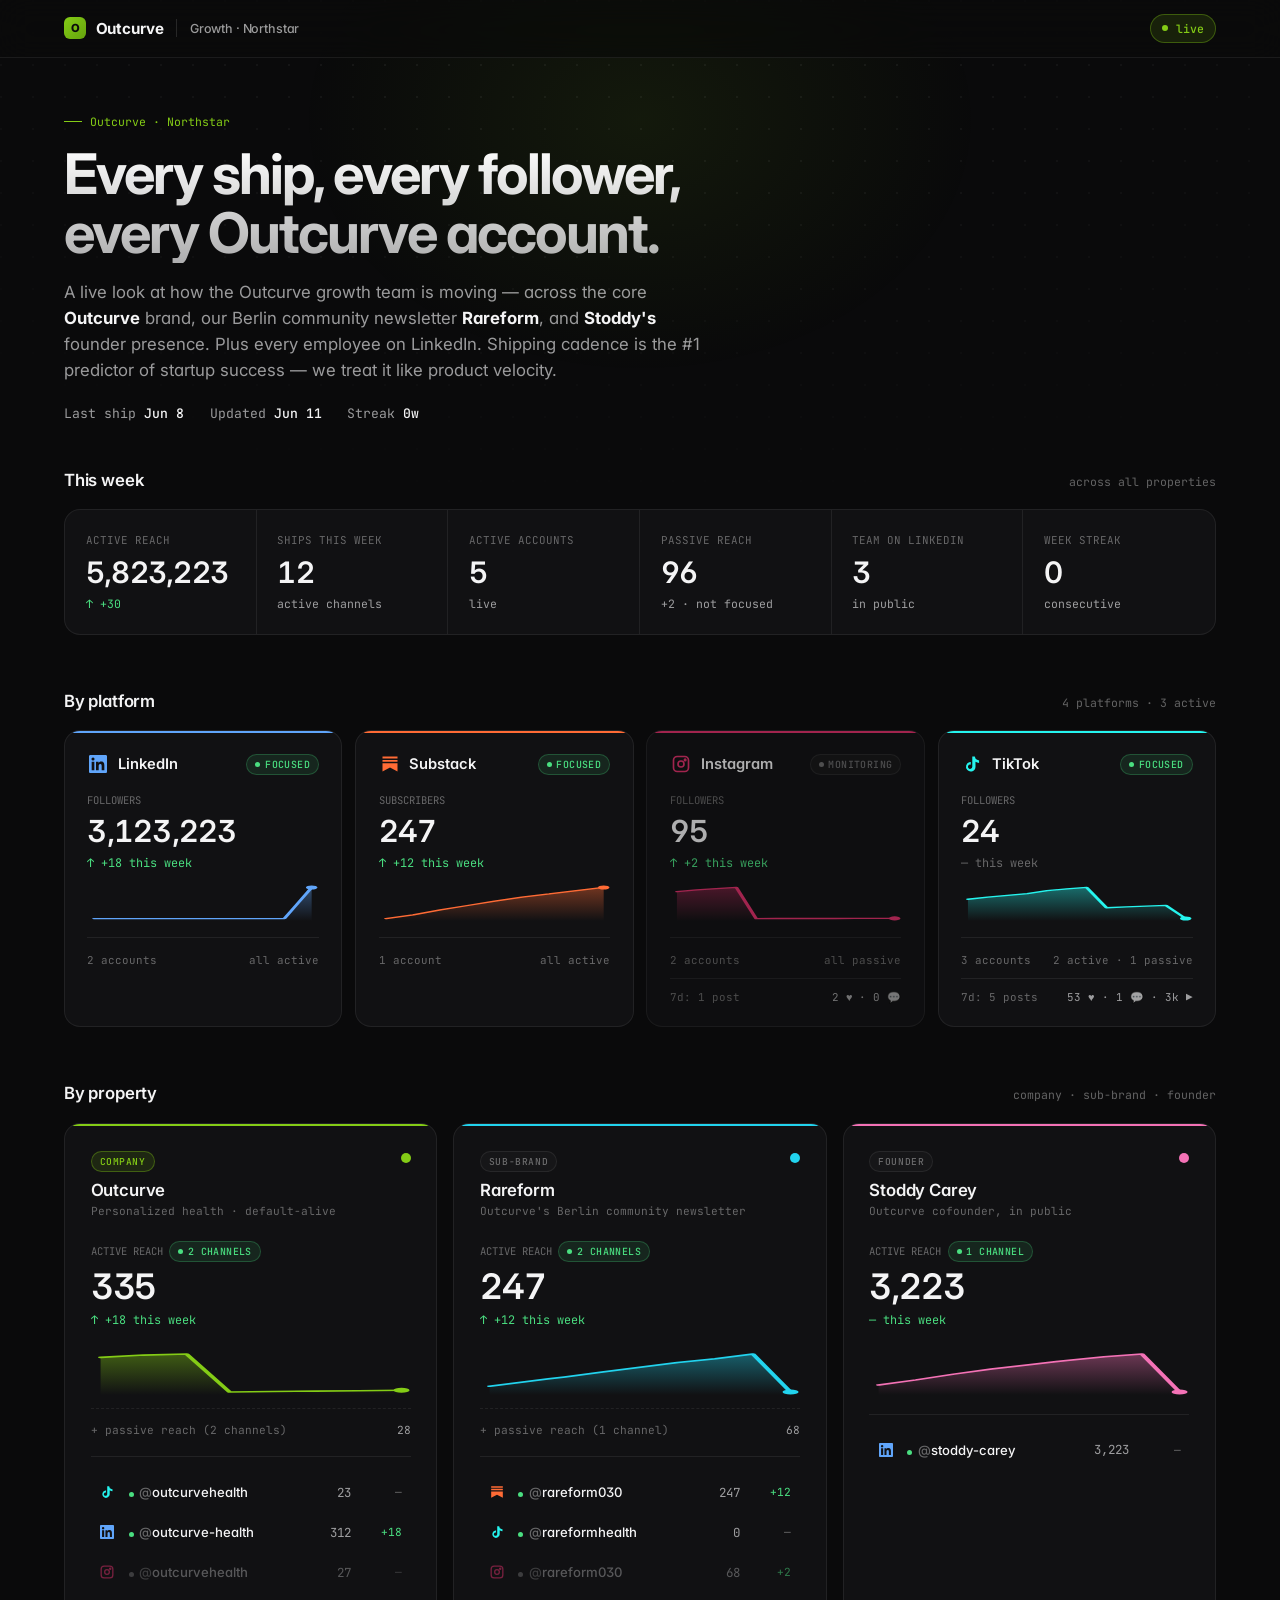
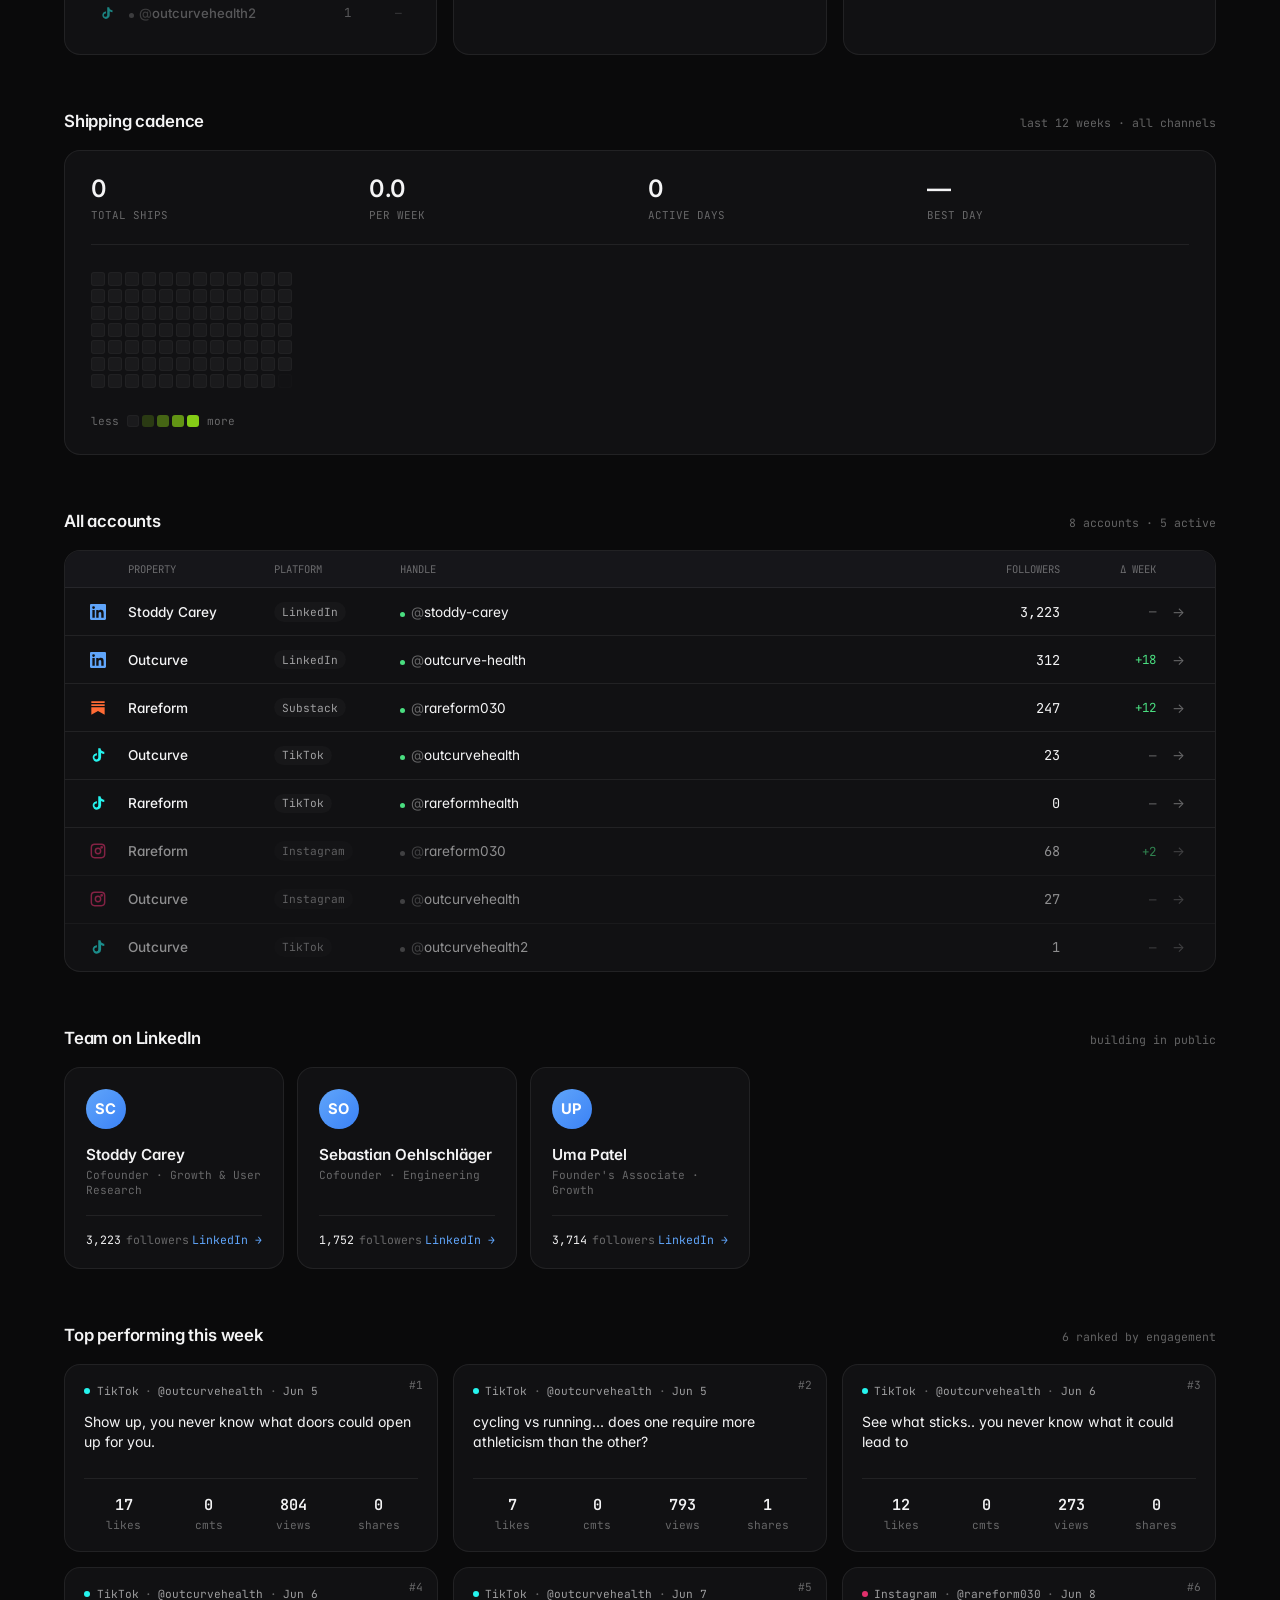
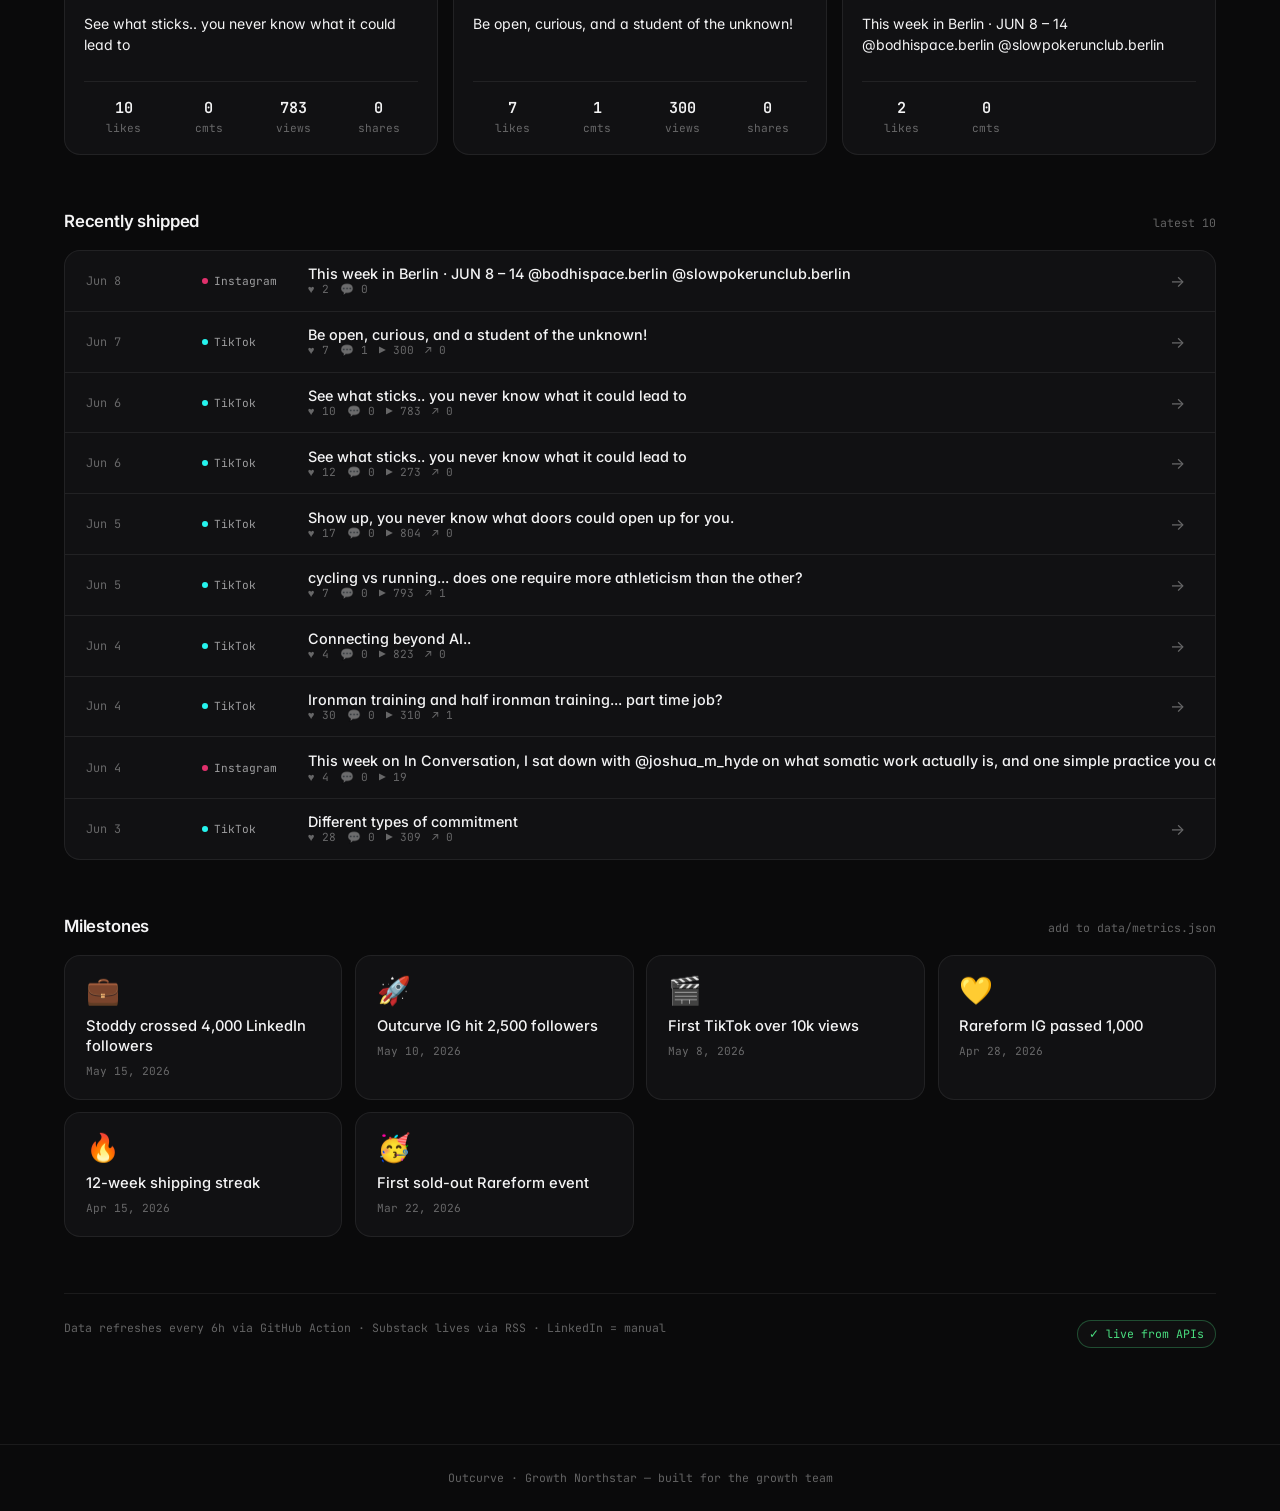
<file: growth.html>
<!DOCTYPE html>
<html lang="en">
<head>
<meta charset="UTF-8">
<meta name="viewport" content="width=device-width, initial-scale=1.0">
<title>Outcurve · Growth Northstar</title>
<meta name="description" content="Outcurve's live growth Northstar — every ship, every follower across the company, Rareform (our Berlin community), and Stoddy's founder presence.">
<link rel="preconnect" href="https://fonts.googleapis.com">
<link href="https://fonts.googleapis.com/css2?family=Inter:wght@400;500;600;700;800&family=JetBrains+Mono:wght@400;500;600&display=swap" rel="stylesheet">
<style>
/* ─── DESIGN TOKENS ──────────────────────────────────────────
   Modern startup style: near-black surfaces, lime growth accent,
   Inter + mono, tabular numerals, generous whitespace.
*/
:root {
  --bg:            #0a0a0b;
  --bg-elevated:   #111113;
  --bg-raised:     #16161a;
  --surface:       rgba(255, 255, 255, 0.025);
  --surface-hover: rgba(255, 255, 255, 0.045);
  --border:        rgba(255, 255, 255, 0.07);
  --border-strong: rgba(255, 255, 255, 0.12);
  --text:          #f4f4f5;
  --text-muted:    rgba(244, 244, 245, 0.62);
  --text-subtle:   rgba(244, 244, 245, 0.38);

  --accent:        #84cc16;
  --accent-soft:   rgba(132, 204, 22, 0.12);
  --accent-ring:   rgba(132, 204, 22, 0.35);

  --pos:           #4ade80;
  --neg:           #f87171;

  /* Platform colors */
  --c-substack:    #ff6b35;
  --c-instagram:   #e1306c;
  --c-tiktok:      #25f4ee;
  --c-linkedin:    #60a5fa;

  --radius-sm: 6px;
  --radius:    10px;
  --radius-lg: 16px;

  --font-sans: 'Inter', -apple-system, BlinkMacSystemFont, 'Segoe UI', sans-serif;
  --font-mono: 'JetBrains Mono', ui-monospace, 'SF Mono', Menlo, monospace;
}

*, *::before, *::after { margin: 0; padding: 0; box-sizing: border-box; }
html { scroll-behavior: smooth; }

body {
  font-family: var(--font-sans);
  font-feature-settings: "ss01", "cv11";
  background: var(--bg);
  color: var(--text);
  min-height: 100vh;
  -webkit-font-smoothing: antialiased;
  -moz-osx-font-smoothing: grayscale;
  position: relative;
}
body::before {
  content: '';
  position: fixed;
  inset: 0;
  background-image: radial-gradient(circle at 1px 1px, rgba(255,255,255,0.05) 1px, transparent 0);
  background-size: 32px 32px;
  pointer-events: none;
  z-index: 0;
  mask-image: radial-gradient(ellipse 80% 60% at 50% 0%, black 30%, transparent 100%);
  -webkit-mask-image: radial-gradient(ellipse 80% 60% at 50% 0%, black 30%, transparent 100%);
}
body::after {
  content: '';
  position: fixed;
  top: -20%; left: 50%;
  transform: translateX(-50%);
  width: 800px; height: 600px;
  background: radial-gradient(ellipse, rgba(132, 204, 22, 0.08) 0%, transparent 60%);
  pointer-events: none;
  z-index: 0;
}

main, header, footer { position: relative; z-index: 1; }

/* ─── NAV ─── */
header.nav {
  position: sticky;
  top: 0;
  z-index: 50;
  backdrop-filter: blur(16px) saturate(180%);
  -webkit-backdrop-filter: blur(16px) saturate(180%);
  background: rgba(10, 10, 11, 0.7);
  border-bottom: 1px solid var(--border);
}
.nav-inner {
  max-width: 1200px;
  margin: 0 auto;
  padding: 0.9rem 1.5rem;
  display: flex;
  align-items: center;
  justify-content: space-between;
  gap: 1rem;
}
.brand {
  display: flex;
  align-items: center;
  gap: 0.6rem;
  font-weight: 700;
  font-size: 0.95rem;
  letter-spacing: -0.01em;
  color: var(--text);
  text-decoration: none;
}
.brand-mark {
  width: 22px; height: 22px;
  border-radius: 6px;
  background: linear-gradient(135deg, var(--accent), #65a30d);
  display: grid;
  place-items: center;
  color: #0a0a0b;
  font-size: 0.7rem;
  font-weight: 800;
}
.brand-divider {
  width: 1px; height: 18px;
  background: var(--border-strong);
  margin: 0 0.2rem;
}
.brand-label {
  font-size: 0.78rem;
  color: var(--text-muted);
  font-weight: 500;
}
.nav-right { display: flex; align-items: center; gap: 0.4rem; }
.live-chip {
  display: inline-flex;
  align-items: center;
  gap: 0.5rem;
  padding: 0.35rem 0.7rem;
  border-radius: 999px;
  background: var(--accent-soft);
  border: 1px solid var(--accent-ring);
  font-size: 0.72rem;
  font-weight: 500;
  color: var(--accent);
  font-family: var(--font-mono);
}
.live-dot {
  width: 6px; height: 6px;
  border-radius: 50%;
  background: var(--accent);
  animation: liveDot 1.6s ease-in-out infinite;
}
@keyframes liveDot {
  0%, 100% { box-shadow: 0 0 0 0 var(--accent-ring); }
  50%      { box-shadow: 0 0 0 6px transparent; }
}
.nav-link {
  font-size: 0.82rem;
  color: var(--text-muted);
  text-decoration: none;
  padding: 0.4rem 0.75rem;
  border-radius: var(--radius-sm);
  transition: color 0.15s, background 0.15s;
}
.nav-link:hover { color: var(--text); background: var(--surface); }

/* ─── LAYOUT ─── */
.shell {
  max-width: 1200px;
  margin: 0 auto;
  padding: 3rem 1.5rem 6rem;
}

/* ─── HERO ─── */
.hero { margin-bottom: 3rem; }
.eyebrow {
  font-family: var(--font-mono);
  font-size: 0.72rem;
  color: var(--accent);
  margin-bottom: 1rem;
  display: inline-flex;
  align-items: center;
  gap: 0.5rem;
}
.eyebrow::before {
  content: '';
  width: 18px; height: 1px;
  background: var(--accent);
}
.hero h1 {
  font-size: clamp(2rem, 4.5vw, 3.5rem);
  font-weight: 700;
  letter-spacing: -0.035em;
  line-height: 1.05;
  margin-bottom: 1rem;
  background: linear-gradient(180deg, #ffffff 0%, rgba(244,244,245,0.7) 100%);
  -webkit-background-clip: text;
  background-clip: text;
  color: transparent;
}
.hero p.lede {
  font-size: 1.05rem;
  color: var(--text-muted);
  max-width: 640px;
  line-height: 1.55;
}
.hero-meta {
  margin-top: 1.4rem;
  display: flex;
  gap: 1.6rem;
  flex-wrap: wrap;
  font-size: 0.82rem;
  color: var(--text-muted);
  font-family: var(--font-mono);
}
.hero-meta strong { color: var(--text); font-weight: 500; }

/* ─── SECTION ─── */
.section { margin-bottom: 3.5rem; }
.section-head {
  display: flex;
  align-items: baseline;
  justify-content: space-between;
  margin-bottom: 1.2rem;
  gap: 1rem;
  flex-wrap: wrap;
}
.section-head h2 {
  font-size: 1.05rem;
  font-weight: 600;
  letter-spacing: -0.01em;
}
.section-head .head-meta {
  font-family: var(--font-mono);
  font-size: 0.72rem;
  color: var(--text-subtle);
}

/* ─── KPI STRIP ─── */
.kpi-grid {
  display: grid;
  grid-template-columns: repeat(6, 1fr);
  border: 1px solid var(--border);
  border-radius: var(--radius-lg);
  overflow: hidden;
  background: var(--bg-elevated);
}
.kpi {
  padding: 1.4rem 1.3rem;
  border-right: 1px solid var(--border);
  transition: background 0.18s;
}
.kpi:last-child { border-right: none; }
.kpi:hover { background: var(--surface-hover); }
.kpi-label {
  font-family: var(--font-mono);
  font-size: 0.68rem;
  color: var(--text-subtle);
  text-transform: uppercase;
  margin-bottom: 0.7rem;
}
.kpi-value {
  font-size: 1.85rem;
  font-weight: 600;
  letter-spacing: -0.025em;
  font-variant-numeric: tabular-nums;
  line-height: 1;
}
.kpi-delta {
  margin-top: 0.55rem;
  font-family: var(--font-mono);
  font-size: 0.72rem;
  color: var(--text-muted);
}
.kpi-delta.up { color: var(--pos); }
.kpi-delta.down { color: var(--neg); }

/* ─── STATUS BADGES ─── */
.status-badge {
  display: inline-flex;
  align-items: center;
  gap: 0.3rem;
  font-family: var(--font-mono);
  font-size: 0.62rem;
  letter-spacing: 0.04em;
  text-transform: uppercase;
  padding: 0.2rem 0.5rem;
  border-radius: 30px;
  font-weight: 500;
  white-space: nowrap;
}
.status-badge.active {
  color: var(--pos);
  background: rgba(74, 222, 128, 0.1);
  border: 1px solid rgba(74, 222, 128, 0.25);
}
.status-badge.passive {
  color: var(--text-subtle);
  background: var(--surface);
  border: 1px solid var(--border);
}
.status-dot {
  width: 5px; height: 5px;
  border-radius: 50%;
  background: currentColor;
}

/* ─── PLATFORMS GRID (new) ─── */
.platforms-grid {
  display: grid;
  grid-template-columns: repeat(4, 1fr);
  gap: 0.8rem;
}
.platform-card {
  background: var(--bg-elevated);
  border: 1px solid var(--border);
  border-radius: var(--radius-lg);
  padding: 1.4rem;
  display: flex;
  flex-direction: column;
  position: relative;
  overflow: hidden;
  transition: border-color 0.18s, transform 0.18s;
}
.platform-card:hover { border-color: var(--border-strong); transform: translateY(-2px); }
.platform-card.passive { opacity: 0.7; }
.platform-card.passive:hover { opacity: 1; }
.platform-card::before {
  content: '';
  position: absolute;
  top: 0; left: 0; right: 0;
  height: 2px;
  background: var(--platform-color);
}
.platform-card-head {
  display: flex;
  justify-content: space-between;
  align-items: center;
  margin-bottom: 1.1rem;
}
.platform-card-title {
  display: flex;
  align-items: center;
  gap: 0.55rem;
  font-weight: 600;
  font-size: 0.92rem;
}
.platform-card-icon {
  width: 22px; height: 22px;
  display: grid;
  place-items: center;
  color: var(--platform-color);
}
.platform-card-icon svg { width: 18px; height: 18px; }
.platform-card-metric {
  font-size: 1.9rem;
  font-weight: 600;
  letter-spacing: -0.025em;
  line-height: 1;
  font-variant-numeric: tabular-nums;
  color: var(--text);
}
.platform-card-sublabel {
  font-family: var(--font-mono);
  font-size: 0.66rem;
  color: var(--text-subtle);
  text-transform: uppercase;
  margin-bottom: 0.55rem;
}
.platform-card-delta {
  margin-top: 0.55rem;
  font-family: var(--font-mono);
  font-size: 0.74rem;
  color: var(--pos);
}
.platform-card-delta.flat { color: var(--text-subtle); }
.platform-card-spark { margin-top: 0.9rem; height: 36px; }
.platform-card-spark svg { width: 100%; height: 100%; overflow: visible; }
.platform-card-foot {
  margin-top: 1rem;
  padding-top: 0.9rem;
  border-top: 1px solid var(--border);
  font-family: var(--font-mono);
  font-size: 0.68rem;
  color: var(--text-subtle);
  display: flex;
  justify-content: space-between;
  align-items: center;
}

/* ─── CARD ─── */
.card {
  background: var(--bg-elevated);
  border: 1px solid var(--border);
  border-radius: var(--radius-lg);
  padding: 1.6rem;
}

/* ─── PROPERTIES GRID ─── */
.properties {
  display: grid;
  grid-template-columns: repeat(3, 1fr);
  gap: 1rem;
}
.property {
  background: var(--bg-elevated);
  border: 1px solid var(--border);
  border-radius: var(--radius-lg);
  padding: 1.6rem;
  display: flex;
  flex-direction: column;
  position: relative;
  overflow: hidden;
}
.property::before {
  content: '';
  position: absolute;
  top: 0; left: 0; right: 0;
  height: 2px;
  background: var(--property-color);
}
.property-head {
  display: flex;
  justify-content: space-between;
  align-items: flex-start;
  margin-bottom: 1.4rem;
}
.property-name {
  font-size: 1.05rem;
  font-weight: 600;
  letter-spacing: -0.01em;
  margin-bottom: 0.25rem;
}
.property-tagline {
  font-family: var(--font-mono);
  font-size: 0.7rem;
  color: var(--text-subtle);
}
.property-kind {
  display: inline-flex;
  align-items: center;
  font-family: var(--font-mono);
  font-size: 0.6rem;
  letter-spacing: 0.06em;
  text-transform: uppercase;
  padding: 0.2rem 0.5rem;
  border-radius: 30px;
  margin-bottom: 0.5rem;
  font-weight: 500;
}
.property-kind.company {
  color: var(--accent);
  background: var(--accent-soft);
  border: 1px solid var(--accent-ring);
}
.property-kind.sub-brand,
.property-kind.founder {
  color: var(--text-subtle);
  background: var(--surface);
  border: 1px solid var(--border);
}
.property-color-dot {
  width: 10px; height: 10px;
  border-radius: 50%;
  background: var(--property-color);
  flex-shrink: 0;
  margin-top: 0.25rem;
}
.property-total {
  margin-bottom: 0.4rem;
}
.property-total-label {
  font-family: var(--font-mono);
  font-size: 0.66rem;
  color: var(--text-subtle);
  text-transform: uppercase;
  margin-bottom: 0.45rem;
  display: flex;
  align-items: center;
  gap: 0.4rem;
}
.property-total-value {
  font-size: 2.2rem;
  font-weight: 600;
  letter-spacing: -0.03em;
  font-variant-numeric: tabular-nums;
  line-height: 1;
}
.property-delta {
  margin-top: 0.5rem;
  font-family: var(--font-mono);
  font-size: 0.74rem;
  color: var(--pos);
}
.property-passive {
  margin-top: 0.85rem;
  padding-top: 0.85rem;
  border-top: 1px dashed var(--border);
  font-family: var(--font-mono);
  font-size: 0.7rem;
  color: var(--text-subtle);
  display: flex;
  justify-content: space-between;
  align-items: center;
}
.property-passive-value {
  font-variant-numeric: tabular-nums;
  color: var(--text-muted);
}
.property-spark {
  margin-top: 1rem;
  height: 44px;
}
.property-spark svg { width: 100%; height: 100%; overflow: visible; }
.property-channels {
  margin-top: 1.2rem;
  padding-top: 1.2rem;
  border-top: 1px solid var(--border);
  display: flex;
  flex-direction: column;
  gap: 0.55rem;
}
.channel-row {
  display: grid;
  grid-template-columns: 18px 1fr auto auto;
  gap: 0.7rem;
  align-items: center;
  padding: 0.45rem 0.55rem;
  border-radius: var(--radius-sm);
  background: transparent;
  text-decoration: none;
  color: inherit;
  font-size: 0.82rem;
  transition: background 0.15s, opacity 0.15s;
}
.channel-row:hover { background: var(--surface); }
.channel-row.passive { opacity: 0.5; }
.channel-row.passive:hover { opacity: 0.95; }
.channel-row.passive .channel-handle { color: var(--text-muted); }
.channel-status-dot {
  width: 5px; height: 5px;
  border-radius: 50%;
  display: inline-block;
  margin-right: 0.35rem;
}
.channel-status-dot.active { background: var(--pos); }
.channel-status-dot.passive { background: var(--text-subtle); }
.channel-icon {
  width: 16px;
  height: 16px;
  display: grid;
  place-items: center;
  color: var(--channel-color);
}
.channel-icon svg { width: 14px; height: 14px; }
.channel-handle {
  color: var(--text);
  font-weight: 500;
  font-size: 0.82rem;
  overflow: hidden;
  text-overflow: ellipsis;
  white-space: nowrap;
}
.channel-handle .at { color: var(--text-subtle); }
.channel-followers {
  font-family: var(--font-mono);
  font-size: 0.78rem;
  font-variant-numeric: tabular-nums;
  color: var(--text-muted);
}
.channel-delta {
  font-family: var(--font-mono);
  font-size: 0.7rem;
  color: var(--pos);
  min-width: 40px;
  text-align: right;
}
.channel-delta.flat { color: var(--text-subtle); }

/* ─── HEATMAP ─── */
.cadence-body { display: grid; gap: 1.4rem; }
.cadence-stats {
  display: grid;
  grid-template-columns: repeat(4, 1fr);
  gap: 1rem;
  padding-bottom: 1.4rem;
  border-bottom: 1px solid var(--border);
}
.stat .num {
  font-size: 1.5rem;
  font-weight: 600;
  letter-spacing: -0.02em;
  font-variant-numeric: tabular-nums;
  line-height: 1;
}
.stat .label {
  margin-top: 0.45rem;
  font-family: var(--font-mono);
  font-size: 0.68rem;
  color: var(--text-subtle);
  text-transform: uppercase;
}
.heatmap-scroll {
  overflow-x: auto;
  -webkit-overflow-scrolling: touch;
}
.heatmap-scroll::-webkit-scrollbar { height: 6px; }
.heatmap-scroll::-webkit-scrollbar-thumb { background: var(--border-strong); border-radius: 6px; }
.heatmap {
  display: flex;
  gap: 3px;
  min-width: max-content;
  padding: 4px 0;
}
.heatmap-col { display: flex; flex-direction: column; gap: 3px; }
.heatmap-cell {
  width: 14px;
  height: 14px;
  border-radius: 3px;
  background: rgba(255,255,255,0.04);
  border: 1px solid rgba(255,255,255,0.03);
  transition: transform 0.12s;
  position: relative;
}
.heatmap-cell.l1 { background: rgba(132, 204, 22, 0.22); border-color: rgba(132, 204, 22, 0.18); }
.heatmap-cell.l2 { background: rgba(132, 204, 22, 0.45); border-color: rgba(132, 204, 22, 0.35); }
.heatmap-cell.l3 { background: rgba(132, 204, 22, 0.7); border-color: rgba(132, 204, 22, 0.6); }
.heatmap-cell.l4 { background: var(--accent); border-color: var(--accent); box-shadow: 0 0 8px rgba(132,204,22,0.5); }
.heatmap-cell:hover { transform: scale(1.45); z-index: 5; }
.heatmap-cell[data-tip]:hover::after {
  content: attr(data-tip);
  position: absolute;
  bottom: calc(100% + 6px);
  left: 50%;
  transform: translateX(-50%);
  background: #1c1c1f;
  color: var(--text);
  font-family: var(--font-mono);
  font-size: 0.7rem;
  padding: 0.35rem 0.55rem;
  border-radius: 5px;
  white-space: nowrap;
  border: 1px solid var(--border-strong);
  pointer-events: none;
  z-index: 100;
}
.legend {
  display: flex;
  align-items: center;
  gap: 0.5rem;
  font-family: var(--font-mono);
  font-size: 0.7rem;
  color: var(--text-subtle);
}
.legend-swatches { display: flex; gap: 3px; }
.legend-swatches div { width: 12px; height: 12px; border-radius: 3px; }

/* ─── ALL ACCOUNTS TABLE ─── */
.accounts-table {
  border: 1px solid var(--border);
  border-radius: var(--radius-lg);
  overflow: hidden;
  background: var(--bg-elevated);
}
.accounts-row {
  display: grid;
  grid-template-columns: 28px 130px 110px 1fr 100px 80px 24px;
  gap: 1rem;
  align-items: center;
  padding: 0.85rem 1.2rem;
  border-bottom: 1px solid var(--border);
  text-decoration: none;
  color: inherit;
  font-size: 0.85rem;
  transition: background 0.15s;
}
.accounts-row:last-child { border-bottom: none; }
.accounts-row:hover { background: var(--surface-hover); }
.accounts-row.head {
  font-family: var(--font-mono);
  font-size: 0.66rem;
  color: var(--text-subtle);
  text-transform: uppercase;
  background: var(--bg-raised);
  padding-top: 0.7rem;
  padding-bottom: 0.7rem;
  cursor: default;
}
.accounts-row.head:hover { background: var(--bg-raised); }
.accounts-icon { color: var(--channel-color); display: grid; place-items: center; }
.accounts-icon svg { width: 16px; height: 16px; }
.accounts-property { font-weight: 500; }
.accounts-platform {
  font-family: var(--font-mono);
  font-size: 0.7rem;
  padding: 0.18rem 0.5rem;
  background: var(--surface);
  border-radius: 30px;
  color: var(--text-muted);
  display: inline-block;
  text-align: center;
  width: fit-content;
}
.accounts-handle {
  color: var(--text);
  overflow: hidden;
  text-overflow: ellipsis;
  white-space: nowrap;
}
.accounts-handle .at { color: var(--text-subtle); }
.accounts-followers {
  font-family: var(--font-mono);
  font-variant-numeric: tabular-nums;
  text-align: right;
}
.accounts-delta {
  font-family: var(--font-mono);
  font-size: 0.78rem;
  color: var(--pos);
  text-align: right;
}
.accounts-delta.flat { color: var(--text-subtle); }
.accounts-arrow { color: var(--text-subtle); transition: color 0.15s, transform 0.15s; }
.accounts-row:hover .accounts-arrow { color: var(--accent); transform: translateX(2px); }

/* ─── TEAM ─── */
.team-grid {
  display: grid;
  grid-template-columns: repeat(auto-fill, minmax(220px, 1fr));
  gap: 0.8rem;
}
.team-card {
  background: var(--bg-elevated);
  border: 1px solid var(--border);
  border-radius: var(--radius-lg);
  padding: 1.3rem;
  display: flex;
  flex-direction: column;
  align-items: flex-start;
  text-decoration: none;
  color: inherit;
  transition: border-color 0.18s, transform 0.18s;
}
.team-card:hover {
  border-color: var(--border-strong);
  transform: translateY(-2px);
}
.team-avatar {
  width: 40px; height: 40px;
  border-radius: 50%;
  background: linear-gradient(135deg, var(--c-linkedin), #3b82f6);
  color: white;
  display: grid;
  place-items: center;
  font-weight: 700;
  font-size: 0.92rem;
  letter-spacing: 0.02em;
  margin-bottom: 1rem;
}
.team-name {
  font-weight: 600;
  font-size: 0.95rem;
  margin-bottom: 0.25rem;
}
.team-role {
  font-family: var(--font-mono);
  font-size: 0.7rem;
  color: var(--text-subtle);
  margin-bottom: 1rem;
  line-height: 1.4;
}
.team-stats {
  margin-top: auto;
  padding-top: 1rem;
  border-top: 1px solid var(--border);
  width: 100%;
  display: flex;
  justify-content: space-between;
  align-items: center;
  font-family: var(--font-mono);
  font-size: 0.72rem;
}
.team-followers { color: var(--text); font-variant-numeric: tabular-nums; }
.team-followers-label { color: var(--text-subtle); margin-left: 0.3rem; }
.team-link { color: var(--c-linkedin); display: inline-flex; align-items: center; gap: 0.3rem; }

/* ─── SHIPS TABLE ─── */
.ships {
  border: 1px solid var(--border);
  border-radius: var(--radius-lg);
  overflow: hidden;
  background: var(--bg-elevated);
}
.ship {
  display: grid;
  grid-template-columns: 100px 90px 1fr 24px;
  gap: 1rem;
  align-items: center;
  padding: 0.9rem 1.3rem;
  border-bottom: 1px solid var(--border);
  text-decoration: none;
  color: inherit;
  transition: background 0.15s;
}
.ship:last-child { border-bottom: none; }
.ship:hover { background: var(--surface-hover); }
.ship-when {
  font-family: var(--font-mono);
  font-size: 0.74rem;
  color: var(--text-subtle);
}
.ship-tag {
  display: inline-flex;
  align-items: center;
  gap: 0.4rem;
  font-family: var(--font-mono);
  font-size: 0.7rem;
  color: var(--text-muted);
}
.ship-tag-dot {
  width: 6px; height: 6px;
  border-radius: 50%;
  background: var(--tag-color);
}
.ship-title {
  font-size: 0.9rem;
  font-weight: 500;
  overflow: hidden;
  text-overflow: ellipsis;
  white-space: nowrap;
}
.ship-arrow { color: var(--text-subtle); font-size: 1rem; transition: color 0.15s, transform 0.15s; }
.ship:hover .ship-arrow { color: var(--accent); transform: translateX(2px); }
.ship-engagement {
  display: flex;
  gap: 0.7rem;
  font-family: var(--font-mono);
  font-size: 0.7rem;
  color: var(--text-subtle);
  white-space: nowrap;
}
.ship-engagement span { display: inline-flex; align-items: center; gap: 0.25rem; }
.ship-engagement svg { width: 11px; height: 11px; opacity: 0.7; }

/* ─── TOP POSTS ─── */
.top-posts {
  display: grid;
  grid-template-columns: repeat(auto-fill, minmax(280px, 1fr));
  gap: 0.9rem;
}
.top-post {
  background: var(--bg-elevated);
  border: 1px solid var(--border);
  border-radius: var(--radius-lg);
  padding: 1.2rem;
  text-decoration: none;
  color: inherit;
  display: flex;
  flex-direction: column;
  position: relative;
  overflow: hidden;
  transition: border-color 0.18s, transform 0.18s;
}
.top-post:hover {
  border-color: var(--border-strong);
  transform: translateY(-2px);
}
.top-post-rank {
  position: absolute;
  top: 0.8rem;
  right: 0.9rem;
  font-family: var(--font-mono);
  font-size: 0.7rem;
  color: var(--text-subtle);
}
.top-post-head {
  display: flex;
  align-items: center;
  gap: 0.4rem;
  font-family: var(--font-mono);
  font-size: 0.7rem;
  color: var(--text-muted);
  margin-bottom: 0.85rem;
}
.top-post-head-dot {
  width: 6px; height: 6px;
  border-radius: 50%;
  background: var(--tag-color);
}
.top-post-caption {
  font-size: 0.88rem;
  line-height: 1.45;
  color: var(--text);
  display: -webkit-box;
  -webkit-line-clamp: 3;
  -webkit-box-orient: vertical;
  overflow: hidden;
  margin-bottom: 1rem;
  min-height: 3.6em;
}
.top-post-stats {
  margin-top: auto;
  display: grid;
  grid-template-columns: repeat(4, 1fr);
  gap: 0.4rem;
  padding-top: 0.9rem;
  border-top: 1px solid var(--border);
}
.top-post-stat {
  display: flex;
  flex-direction: column;
  align-items: center;
  font-family: var(--font-mono);
  font-size: 0.7rem;
  color: var(--text-subtle);
  gap: 0.2rem;
}
.top-post-stat-num {
  font-size: 0.95rem;
  color: var(--text);
  font-weight: 600;
  font-variant-numeric: tabular-nums;
}

/* ─── MILESTONES ─── */
.milestones {
  display: grid;
  grid-template-columns: repeat(auto-fill, minmax(240px, 1fr));
  gap: 0.8rem;
}
.milestone {
  background: var(--bg-elevated);
  border: 1px solid var(--border);
  border-radius: var(--radius-lg);
  padding: 1.3rem;
  transition: border-color 0.18s, background 0.18s;
}
.milestone:hover {
  border-color: var(--accent-ring);
  background: var(--surface-hover);
}
.milestone-emoji {
  font-size: 1.7rem;
  display: block;
  margin-bottom: 0.8rem;
  line-height: 1;
}
.milestone-title {
  font-size: 0.92rem;
  font-weight: 500;
  margin-bottom: 0.45rem;
  line-height: 1.35;
}
.milestone-date {
  font-family: var(--font-mono);
  font-size: 0.7rem;
  color: var(--text-subtle);
}

/* ─── META FOOTER ─── */
.meta-row {
  margin-top: 2.5rem;
  padding-top: 1.6rem;
  border-top: 1px solid var(--border);
  display: flex;
  justify-content: space-between;
  flex-wrap: wrap;
  gap: 0.8rem;
  font-family: var(--font-mono);
  font-size: 0.72rem;
  color: var(--text-subtle);
}
.source-badge {
  display: inline-flex;
  align-items: center;
  gap: 0.4rem;
  background: var(--surface);
  border: 1px solid var(--border);
  padding: 0.35rem 0.7rem;
  border-radius: 999px;
}
.source-badge.stub { color: #fbbf24; border-color: rgba(251, 191, 36, 0.3); }
.source-badge.live { color: var(--pos); border-color: rgba(74, 222, 128, 0.3); }

/* ─── FOOTER ─── */
footer.foot {
  border-top: 1px solid var(--border);
  padding: 1.6rem 1.5rem;
  text-align: center;
  font-family: var(--font-mono);
  font-size: 0.72rem;
  color: var(--text-subtle);
}
footer.foot a { color: var(--text-muted); text-decoration: none; }
footer.foot a:hover { color: var(--text); }

/* ─── RESPONSIVE ─── */
@media (max-width: 1024px) {
  .kpi-grid { grid-template-columns: repeat(3, 1fr); }
  .kpi:nth-child(3) { border-right: none; }
  .kpi:nth-child(1), .kpi:nth-child(2), .kpi:nth-child(3) { border-bottom: 1px solid var(--border); }
  .properties { grid-template-columns: 1fr 1fr; }
  .platforms-grid { grid-template-columns: 1fr 1fr; }
  .accounts-row { grid-template-columns: 24px 110px 90px 1fr 90px 70px 20px; }
}
@media (max-width: 768px) {
  .shell { padding: 2rem 1rem 4rem; }
  .kpi-grid { grid-template-columns: 1fr 1fr; }
  .kpi { border-right: 1px solid var(--border); border-bottom: 1px solid var(--border); }
  .kpi:nth-child(2n) { border-right: none; }
  .cadence-stats { grid-template-columns: 1fr 1fr; gap: 0.8rem 1.2rem; }
  .properties { grid-template-columns: 1fr; }
  .platforms-grid { grid-template-columns: 1fr 1fr; }
  .accounts-row { grid-template-columns: 24px 1fr auto 20px; gap: 0.6rem; padding: 0.7rem 1rem; }
  .accounts-row.head { display: none; }
  .accounts-platform, .accounts-delta { display: none; }
  .accounts-property { font-size: 0.78rem; color: var(--text-subtle); }
  .accounts-handle { font-size: 0.85rem; }
  .ship { grid-template-columns: 80px 1fr 24px; gap: 0.8rem; padding: 0.8rem 1rem; }
  .ship-tag { display: none; }
  .nav-link.desktop-only { display: none; }
}
@media (max-width: 480px) {
  .platforms-grid { grid-template-columns: 1fr; }
}
</style>
</head>
<body>

<header class="nav">
  <div class="nav-inner">
    <a href="growth.html" class="brand">
      <span class="brand-mark">O</span>
      <span>Outcurve</span>
      <span class="brand-divider"></span>
      <span class="brand-label">Growth · Northstar</span>
    </a>
    <div class="nav-right">
      <span class="live-chip"><span class="live-dot"></span><span>live</span></span>
    </div>
  </div>
</header>

<main class="shell">

  <!-- ─── HERO ─── -->
  <section class="hero">
    <div class="eyebrow">Outcurve · Northstar</div>
    <h1>Every ship, every follower,<br>every Outcurve account.</h1>
    <p class="lede">A live look at how the Outcurve growth team is moving — across the core <strong style="color:var(--text)">Outcurve</strong> brand, our Berlin community newsletter <strong style="color:var(--text)">Rareform</strong>, and <strong style="color:var(--text)">Stoddy's</strong> founder presence. Plus every employee on LinkedIn. Shipping cadence is the #1 predictor of startup success — we treat it like product velocity.</p>
    <div class="hero-meta">
      <span>Last ship <strong id="lastShipText">—</strong></span>
      <span>Updated <strong id="lastUpdatedText">—</strong></span>
      <span>Streak <strong id="streakInline">—</strong></span>
    </div>
  </section>

  <!-- ─── KPI STRIP ─── -->
  <section class="section">
    <div class="section-head">
      <h2>This week</h2>
      <span class="head-meta">across all properties</span>
    </div>
    <div class="kpi-grid">
      <div class="kpi">
        <div class="kpi-label">Active reach</div>
        <div class="kpi-value" id="kpiReach">—</div>
        <div class="kpi-delta up" id="kpiReachDelta">—</div>
      </div>
      <div class="kpi">
        <div class="kpi-label">Ships this week</div>
        <div class="kpi-value" id="kpiPosts">—</div>
        <div class="kpi-delta" id="kpiPostsDelta">active channels</div>
      </div>
      <div class="kpi">
        <div class="kpi-label">Active accounts</div>
        <div class="kpi-value" id="kpiChannels">—</div>
        <div class="kpi-delta" id="kpiChannelsDelta">live</div>
      </div>
      <div class="kpi">
        <div class="kpi-label">Passive reach</div>
        <div class="kpi-value" id="kpiPassive">—</div>
        <div class="kpi-delta" id="kpiPassiveDelta">not focused</div>
      </div>
      <div class="kpi">
        <div class="kpi-label">Team on LinkedIn</div>
        <div class="kpi-value" id="kpiTeam">—</div>
        <div class="kpi-delta" id="kpiTeamDelta">in public</div>
      </div>
      <div class="kpi">
        <div class="kpi-label">Week streak</div>
        <div class="kpi-value" id="kpiStreak">—</div>
        <div class="kpi-delta" id="kpiStreakDelta">consecutive</div>
      </div>
    </div>
  </section>

  <!-- ─── BY PLATFORM (new) ─── -->
  <section class="section">
    <div class="section-head">
      <h2>By platform</h2>
      <span class="head-meta" id="platformsHead">where the team is investing</span>
    </div>
    <div class="platforms-grid" id="platformsGrid"></div>
  </section>

  <!-- ─── PROPERTIES ─── -->
  <section class="section">
    <div class="section-head">
      <h2>By property</h2>
      <span class="head-meta">company · sub-brand · founder</span>
    </div>
    <div class="properties" id="propertiesGrid"></div>
  </section>

  <!-- ─── CADENCE HEATMAP ─── -->
  <section class="section">
    <div class="section-head">
      <h2>Shipping cadence</h2>
      <span class="head-meta">last 12 weeks · all channels</span>
    </div>
    <div class="card">
      <div class="cadence-body">
        <div class="cadence-stats">
          <div class="stat">
            <div class="num" id="statTotalShips">—</div>
            <div class="label">Total ships</div>
          </div>
          <div class="stat">
            <div class="num" id="statAvgPerWeek">—</div>
            <div class="label">Per week</div>
          </div>
          <div class="stat">
            <div class="num" id="statActiveDays">—</div>
            <div class="label">Active days</div>
          </div>
          <div class="stat">
            <div class="num" id="statBestDay">—</div>
            <div class="label">Best day</div>
          </div>
        </div>
        <div class="heatmap-scroll"><div class="heatmap" id="heatmap"></div></div>
        <div class="legend">
          <span>less</span>
          <div class="legend-swatches">
            <div style="background:rgba(255,255,255,0.04);border:1px solid rgba(255,255,255,0.03);"></div>
            <div style="background:rgba(132,204,22,0.22);"></div>
            <div style="background:rgba(132,204,22,0.45);"></div>
            <div style="background:rgba(132,204,22,0.7);"></div>
            <div style="background:#84cc16;"></div>
          </div>
          <span>more</span>
        </div>
      </div>
    </div>
  </section>

  <!-- ─── ALL ACCOUNTS TABLE ─── -->
  <section class="section">
    <div class="section-head">
      <h2>All accounts</h2>
      <span class="head-meta" id="accountsCount">— live</span>
    </div>
    <div class="accounts-table">
      <div class="accounts-row head">
        <div></div>
        <div>Property</div>
        <div>Platform</div>
        <div>Handle</div>
        <div style="text-align:right">Followers</div>
        <div style="text-align:right">Δ Week</div>
        <div></div>
      </div>
      <div id="accountsBody"></div>
    </div>
  </section>

  <!-- ─── TEAM ─── -->
  <section class="section">
    <div class="section-head">
      <h2>Team on LinkedIn</h2>
      <span class="head-meta">building in public</span>
    </div>
    <div class="team-grid" id="teamGrid"></div>
  </section>

  <!-- ─── TOP POSTS THIS WEEK ─── -->
  <section class="section">
    <div class="section-head">
      <h2>Top performing this week</h2>
      <span class="head-meta" id="topPostsCount">ranked by engagement</span>
    </div>
    <div class="top-posts" id="topPostsGrid"></div>
  </section>

  <!-- ─── RECENT SHIPS ─── -->
  <section class="section">
    <div class="section-head">
      <h2>Recently shipped</h2>
      <span class="head-meta">latest 10</span>
    </div>
    <div class="ships" id="shipsLog">
      <div class="ship" style="opacity:0.5;"><div class="ship-when">…</div><div></div><div class="ship-title">Loading</div><div></div></div>
    </div>
  </section>

  <!-- ─── MILESTONES ─── -->
  <section class="section">
    <div class="section-head">
      <h2>Milestones</h2>
      <span class="head-meta">add to data/metrics.json</span>
    </div>
    <div class="milestones" id="milestonesGrid"></div>
  </section>

  <div class="meta-row">
    <span>Data refreshes every 6h via GitHub Action · Substack lives via RSS · LinkedIn = manual</span>
    <span class="source-badge" id="sourceBadge">loading…</span>
  </div>

</main>

<footer class="foot">
  <span>Outcurve · Growth Northstar — built for the growth team</span>
</footer>

<script>
const METRICS_URL = 'data/metrics.json';
const SUBSTACK_RSS = 'https://api.rss2json.com/v1/api.json?rss_url=https%3A%2F%2Frareform030.substack.com%2Ffeed';

const PLATFORM = {
  substack:  { color: '#ff6b35', name: 'Substack' },
  instagram: { color: '#e1306c', name: 'Instagram' },
  tiktok:    { color: '#25f4ee', name: 'TikTok' },
  linkedin:  { color: '#60a5fa', name: 'LinkedIn' }
};

const ICONS = {
  substack:  '<svg viewBox="0 0 24 24" fill="currentColor"><path d="M22 6.5H2V9h20V6.5zM2 11v11l10-5.5L22 22V11H2zM2 2v2.5h20V2H2z"/></svg>',
  instagram: '<svg viewBox="0 0 24 24" fill="none" stroke="currentColor" stroke-width="2.2"><rect x="2" y="2" width="20" height="20" rx="5"/><circle cx="12" cy="12" r="4"/><circle cx="17.5" cy="6.5" r="1" fill="currentColor"/></svg>',
  tiktok:    '<svg viewBox="0 0 24 24" fill="currentColor"><path d="M19.59 6.69a4.83 4.83 0 0 1-3.77-4.25V2h-3.45v13.67a2.89 2.89 0 0 1-5.2 1.74 2.89 2.89 0 0 1 2.31-4.64 2.93 2.93 0 0 1 .88.13V9.4a6.84 6.84 0 0 0-1-.05A6.33 6.33 0 0 0 5.8 20.1a6.34 6.34 0 0 0 10.86-4.43V9.01a8.16 8.16 0 0 0 4.77 1.52v-3.4a4.85 4.85 0 0 1-1.84-.44z"/></svg>',
  linkedin:  '<svg viewBox="0 0 24 24" fill="currentColor"><path d="M20.45 20.45h-3.55v-5.57c0-1.33-.02-3.04-1.85-3.04-1.85 0-2.13 1.45-2.13 2.94v5.67H9.36V9h3.41v1.56h.05c.48-.9 1.64-1.85 3.37-1.85 3.6 0 4.27 2.37 4.27 5.46v6.28zM5.34 7.43a2.06 2.06 0 1 1 0-4.13 2.06 2.06 0 0 1 0 4.13zM7.12 20.45H3.56V9h3.56v11.45zM22.22 0H1.77C.79 0 0 .77 0 1.72v20.56C0 23.23.79 24 1.77 24h20.45c.98 0 1.78-.77 1.78-1.72V1.72C24 .77 23.2 0 22.22 0z"/></svg>'
};

function fmt(n) { return n == null ? '—' : Number(n).toLocaleString(); }

function timeAgo(date) {
  const sec = Math.floor((Date.now() - new Date(date).getTime()) / 1000);
  if (sec < 60) return `${sec}s ago`;
  const m = Math.floor(sec / 60); if (m < 60) return `${m}m ago`;
  const h = Math.floor(m / 60); if (h < 24) return `${h}h ago`;
  const d = Math.floor(h / 24); if (d < 7) return `${d}d ago`;
  const w = Math.floor(d / 7); if (w < 5) return `${w}w ago`;
  return new Date(date).toLocaleDateString('en-US', { month: 'short', day: 'numeric' });
}

function animateCount(el, target, duration = 1200) {
  if (target == null || isNaN(target)) { el.textContent = '—'; return; }
  const start = performance.now();
  function tick(now) {
    const t = Math.min(1, (now - start) / duration);
    const eased = 1 - Math.pow(1 - t, 3);
    el.textContent = Math.round(target * eased).toLocaleString();
    if (t < 1) requestAnimationFrame(tick);
  }
  requestAnimationFrame(tick);
}

function sparkline(values, color) {
  if (!values || values.length < 2) return '';
  const w = 100, h = 44, pad = 3;
  const max = Math.max(...values), min = Math.min(...values);
  const range = max - min || 1;
  const stepX = (w - pad * 2) / (values.length - 1);
  const pts = values.map((v, i) => [pad + i * stepX, pad + (1 - (v - min) / range) * (h - pad * 2)]);
  const line = pts.map((p, i) => `${i === 0 ? 'M' : 'L'}${p[0]},${p[1]}`).join(' ');
  const area = `${line} L${pts[pts.length-1][0]},${h} L${pts[0][0]},${h} Z`;
  const id = 'sg-' + color.replace('#','') + '-' + Math.random().toString(36).slice(2, 7);
  return `<svg viewBox="0 0 ${w} ${h}" preserveAspectRatio="none">
    <defs><linearGradient id="${id}" x1="0" y1="0" x2="0" y2="1"><stop offset="0%" stop-color="${color}" stop-opacity="0.4"/><stop offset="100%" stop-color="${color}" stop-opacity="0"/></linearGradient></defs>
    <path d="${area}" fill="url(#${id})"/>
    <path d="${line}" fill="none" stroke="${color}" stroke-width="1.6" stroke-linecap="round" stroke-linejoin="round"/>
    <circle cx="${pts[pts.length-1][0]}" cy="${pts[pts.length-1][1]}" r="2.5" fill="${color}"/>
  </svg>`;
}

function escapeHtml(s) {
  return (s || '').replace(/[&<>"']/g, c => ({'&':'&amp;','<':'&lt;','>':'&gt;','"':'&quot;',"'":'&#39;'}[c]));
}

function followersOf(channel) {
  return channel.followers ?? channel.subscribers ?? 0;
}

function isActive(channel) {
  return (channel.status || 'active') === 'active';
}

function deltaText(n) {
  if (!n || n === 0) return '—';
  return n > 0 ? `↑ +${n.toLocaleString()}` : `↓ ${n.toLocaleString()}`;
}

function allChannels(metrics) {
  const out = [];
  (metrics.properties || []).forEach(p => {
    (p.channels || []).forEach(c => out.push({ property: p, channel: c }));
  });
  return out;
}

async function load() {
  const [mRes, rssRes] = await Promise.allSettled([
    fetch(METRICS_URL, { cache: 'no-store' }).then(r => r.json()),
    fetch(SUBSTACK_RSS).then(r => r.json())
  ]);
  const metrics = mRes.status === 'fulfilled' ? mRes.value : null;
  const rss = rssRes.status === 'fulfilled' ? rssRes.value : null;
  if (!metrics) return;

  const substackPosts = (rss && rss.items) || [];

  const shipsByDay = Object.assign({}, metrics.shipsByDay || {});
  substackPosts.forEach(p => {
    const d = new Date(p.pubDate).toISOString().slice(0, 10);
    shipsByDay[d] = (shipsByDay[d] || 0) + 1;
  });

  // Patch the rareform.substack channel with the latest RSS post
  if (substackPosts[0]) {
    metrics.properties.forEach(prop => {
      prop.channels.forEach(ch => {
        if (ch.platform === 'substack' && ch.handle === 'rareform030') {
          ch.latestPost = {
            caption: substackPosts[0].title,
            url: substackPosts[0].link,
            date: substackPosts[0].pubDate.slice(0, 10)
          };
        }
      });
    });
  }

  renderKPIs(metrics, substackPosts, shipsByDay);
  renderPlatforms(metrics);
  renderProperties(metrics);
  renderHeatmap(shipsByDay);
  renderAccounts(metrics);
  renderTeam(metrics.team || []);
  renderTopPosts(metrics);
  renderShips(metrics, substackPosts);
  renderMilestones(metrics.milestones || []);
  renderMeta(metrics);
  renderLastShip(metrics, substackPosts);
}

function renderKPIs(metrics, substackPosts, shipsByDay) {
  let activeReach = 0, passiveReach = 0;
  let activeDelta = 0, passiveDelta = 0;
  let activePosts = 0;
  let activeCount = 0;
  metrics.properties.forEach(p => {
    p.channels.forEach(c => {
      const reach = followersOf(c);
      const delta = c.weeklyDelta || 0;
      if (isActive(c)) {
        activeReach += reach;
        activeDelta += delta;
        activePosts += (c.postsThisWeek || 0);
        activeCount += 1;
      } else {
        passiveReach += reach;
        passiveDelta += delta;
      }
    });
  });
  const weekAgo = Date.now() - 7 * 86400e3;
  activePosts += substackPosts.filter(p => new Date(p.pubDate).getTime() > weekAgo).length;

  animateCount(document.getElementById('kpiReach'), activeReach);
  animateCount(document.getElementById('kpiPosts'), activePosts);
  animateCount(document.getElementById('kpiChannels'), activeCount);
  animateCount(document.getElementById('kpiPassive'), passiveReach);
  animateCount(document.getElementById('kpiTeam'), (metrics.team || []).length);

  document.getElementById('kpiReachDelta').textContent = deltaText(activeDelta);
  document.getElementById('kpiReachDelta').className = 'kpi-delta ' + (activeDelta > 0 ? 'up' : '');
  document.getElementById('kpiPassiveDelta').textContent = passiveDelta > 0 ? `+${passiveDelta} · not focused` : 'not focused';

  const streak = computeWeekStreak(shipsByDay);
  animateCount(document.getElementById('kpiStreak'), streak);
  document.getElementById('streakInline').textContent = streak + 'w';
}

function aggregateByPlatform(metrics) {
  const map = new Map();
  metrics.properties.forEach(p => {
    p.channels.forEach(c => {
      const cur = map.get(c.platform) || {
        platform: c.platform,
        accounts: [],
        followers: 0,
        delta: 0,
        history: [],
        activeAccounts: 0,
        passiveAccounts: 0,
        weeklyPosts: 0,
        weeklyLikes: 0,
        weeklyComments: 0,
        weeklyViews: 0,
        weeklyShares: 0,
        engagementRates: []
      };
      cur.accounts.push({ property: p.name, handle: c.handle, status: c.status || 'active', followers: followersOf(c) });
      cur.followers += followersOf(c);
      cur.delta += (c.weeklyDelta || 0);
      if (isActive(c)) cur.activeAccounts++; else cur.passiveAccounts++;
      // Engagement aggregates
      const e = c.engagement?.last7d;
      if (e) {
        cur.weeklyPosts    += e.posts    || 0;
        cur.weeklyLikes    += e.likes    || 0;
        cur.weeklyComments += e.comments || 0;
        cur.weeklyViews    += e.views    || 0;
        cur.weeklyShares   += e.shares   || 0;
      }
      if (c.engagement?.avgEngagementRate != null) {
        cur.engagementRates.push(c.engagement.avgEngagementRate);
      }
      // Sum histories element-wise (right-aligned)
      if (c.history && c.history.length) {
        const len = Math.max(cur.history.length, c.history.length);
        const summed = new Array(len).fill(0);
        const padOld = len - cur.history.length;
        const padNew = len - c.history.length;
        for (let i = 0; i < len; i++) {
          summed[i] += i >= padOld ? cur.history[i - padOld] : (cur.history[0] || 0);
          summed[i] += i >= padNew ? c.history[i - padNew] : (c.history[0] || 0);
        }
        cur.history = summed;
      }
      map.set(c.platform, cur);
    });
  });
  return Array.from(map.values()).sort((a, b) => b.followers - a.followers);
}

function platformIsActive(metrics, platform) {
  const focus = metrics.platformFocus || {};
  if (focus.active && focus.active.includes(platform)) return true;
  if (focus.passive && focus.passive.includes(platform)) return false;
  // Fallback: active if any channel on this platform is active
  return (metrics.properties || []).some(p =>
    (p.channels || []).some(c => c.platform === platform && isActive(c))
  );
}

function renderPlatforms(metrics) {
  const grid = document.getElementById('platformsGrid');
  const aggregated = aggregateByPlatform(metrics);
  document.getElementById('platformsHead').textContent =
    `${aggregated.length} platforms · ${aggregated.filter(p => platformIsActive(metrics, p.platform)).length} active`;

  grid.innerHTML = aggregated.map(p => {
    const meta = PLATFORM[p.platform] || { color: '#888', name: p.platform };
    const active = platformIsActive(metrics, p.platform);
    const accountLabel = p.accounts.length === 1 ? '1 account' : `${p.accounts.length} accounts`;
    const breakdown = p.activeAccounts > 0 && p.passiveAccounts > 0
      ? `${p.activeAccounts} active · ${p.passiveAccounts} passive`
      : (active ? 'all active' : 'all passive');
    return `
      <div class="platform-card ${active ? '' : 'passive'}" style="--platform-color:${meta.color}">
        <div class="platform-card-head">
          <div class="platform-card-title">
            <span class="platform-card-icon">${ICONS[p.platform] || ''}</span>
            <span>${escapeHtml(meta.name)}</span>
          </div>
          <span class="status-badge ${active ? 'active' : 'passive'}">
            <span class="status-dot"></span>${active ? 'focused' : 'monitoring'}
          </span>
        </div>
        <div class="platform-card-sublabel">${p.platform === 'substack' ? 'Subscribers' : 'Followers'}</div>
        <div class="platform-card-metric">${fmt(p.followers)}</div>
        <div class="platform-card-delta ${p.delta > 0 ? '' : 'flat'}">${deltaText(p.delta)} this week</div>
        <div class="platform-card-spark">${sparkline(p.history, meta.color)}</div>
        <div class="platform-card-foot">
          <span>${accountLabel}</span>
          <span>${breakdown}</span>
        </div>
        ${p.weeklyPosts > 0 ? `
          <div style="margin-top:0.7rem; padding-top:0.7rem; border-top:1px solid var(--border); font-family:var(--font-mono); font-size:0.68rem; color:var(--text-subtle); display:flex; justify-content:space-between; gap:0.5rem;">
            <span>7d: ${p.weeklyPosts} post${p.weeklyPosts !== 1 ? 's' : ''}</span>
            <span style="color:var(--text-muted)">${compactNum(p.weeklyLikes)} ♥ · ${compactNum(p.weeklyComments)} 💬${p.weeklyViews ? ' · ' + compactNum(p.weeklyViews) + ' ▶' : ''}</span>
          </div>
        ` : ''}
      </div>
    `;
  }).join('');
}

function computeWeekStreak(shipsByDay) {
  const now = new Date();
  const monday = new Date(now);
  monday.setDate(now.getDate() - ((now.getDay() + 6) % 7));
  monday.setHours(0,0,0,0);
  let streak = 0;
  for (let w = 0; w < 200; w++) {
    const start = new Date(monday.getTime() - w * 7 * 86400e3);
    const end = new Date(start.getTime() + 7 * 86400e3);
    let has = false;
    for (const d in shipsByDay) {
      const t = new Date(d).getTime();
      if (t >= start.getTime() && t < end.getTime() && shipsByDay[d] > 0) { has = true; break; }
    }
    if (has) streak++; else break;
  }
  return streak;
}

function renderProperties(metrics) {
  const grid = document.getElementById('propertiesGrid');
  grid.innerHTML = metrics.properties.map(p => {
    const activeChannels  = p.channels.filter(isActive);
    const passiveChannels = p.channels.filter(c => !isActive(c));
    const activeTotal   = activeChannels.reduce((s, c) => s + followersOf(c), 0);
    const passiveTotal  = passiveChannels.reduce((s, c) => s + followersOf(c), 0);
    const activeDelta   = activeChannels.reduce((s, c) => s + (c.weeklyDelta || 0), 0);

    // Sparkline only from active channels (the focus number)
    const activeHistLens = activeChannels.map(c => (c.history || []).length).filter(n => n > 0);
    const histLen = activeHistLens.length ? Math.min(...activeHistLens) : 0;
    const propHistory = [];
    if (histLen > 0) {
      for (let i = 0; i < histLen; i++) {
        let sum = 0;
        activeChannels.forEach(c => {
          if (c.history && c.history.length) sum += c.history[c.history.length - histLen + i];
        });
        propHistory.push(sum);
      }
    }

    // Channel rows: active first, then passive (dimmed)
    const ordered = [...activeChannels, ...passiveChannels];
    const channels = ordered.map(c => {
      const plat = PLATFORM[c.platform] || PLATFORM.linkedin;
      const cDelta = c.weeklyDelta || 0;
      const status = c.status || 'active';
      return `
        <a class="channel-row ${status === 'passive' ? 'passive' : ''}" href="${c.url}" target="_blank" rel="noopener" style="--channel-color:${plat.color}">
          <span class="channel-icon">${ICONS[c.platform] || ''}</span>
          <span class="channel-handle"><span class="channel-status-dot ${status}"></span><span class="at">@</span>${escapeHtml(c.handle)}</span>
          <span class="channel-followers">${fmt(followersOf(c))}</span>
          <span class="channel-delta ${cDelta > 0 ? '' : 'flat'}">${cDelta > 0 ? '+' + cDelta : '—'}</span>
        </a>
      `;
    }).join('');

    const passiveBlock = passiveChannels.length > 0
      ? `<div class="property-passive">
           <span>+ passive reach (${passiveChannels.length} ${passiveChannels.length === 1 ? 'channel' : 'channels'})</span>
           <span class="property-passive-value">${fmt(passiveTotal)}</span>
         </div>`
      : '';

    const kind = p.kind || 'property';
    const kindLabel = kind === 'company' ? 'Company' : kind === 'sub-brand' ? 'Sub-brand' : kind === 'founder' ? 'Founder' : kind;
    return `
      <div class="property" style="--property-color:${p.color}">
        <div class="property-head">
          <div>
            <span class="property-kind ${kind}">${kindLabel}</span>
            <div class="property-name">${escapeHtml(p.name)}</div>
            <div class="property-tagline">${escapeHtml(p.tagline || '')}</div>
          </div>
          <div class="property-color-dot"></div>
        </div>
        <div class="property-total">
          <div class="property-total-label">
            <span>Active reach</span>
            <span class="status-badge active"><span class="status-dot"></span>${activeChannels.length} ${activeChannels.length === 1 ? 'channel' : 'channels'}</span>
          </div>
          <div class="property-total-value">${fmt(activeTotal)}</div>
          <div class="property-delta">${deltaText(activeDelta)} this week</div>
        </div>
        <div class="property-spark">${sparkline(propHistory, p.color)}</div>
        ${passiveBlock}
        <div class="property-channels">${channels}</div>
      </div>
    `;
  }).join('');
}

function renderAccounts(metrics) {
  const body = document.getElementById('accountsBody');
  const rows = [];
  metrics.properties.forEach(p => {
    p.channels.forEach(c => {
      rows.push({ property: p.name, channel: c });
    });
  });
  // Active first, then by followers desc
  rows.sort((a, b) => {
    const aa = isActive(a.channel) ? 0 : 1;
    const bb = isActive(b.channel) ? 0 : 1;
    if (aa !== bb) return aa - bb;
    return followersOf(b.channel) - followersOf(a.channel);
  });
  const activeCount = rows.filter(r => isActive(r.channel)).length;
  document.getElementById('accountsCount').textContent = `${rows.length} accounts · ${activeCount} active`;
  body.innerHTML = rows.map(r => {
    const plat = PLATFORM[r.channel.platform];
    const d = r.channel.weeklyDelta || 0;
    const status = r.channel.status || 'active';
    return `
      <a class="accounts-row ${status === 'passive' ? 'passive' : ''}" href="${r.channel.url}" target="_blank" rel="noopener" style="--channel-color:${plat.color}; ${status === 'passive' ? 'opacity:0.55;' : ''}">
        <span class="accounts-icon">${ICONS[r.channel.platform]}</span>
        <span class="accounts-property">${escapeHtml(r.property)}</span>
        <span class="accounts-platform">${plat.name}</span>
        <span class="accounts-handle"><span class="channel-status-dot ${status}"></span><span class="at">@</span>${escapeHtml(r.channel.handle)}</span>
        <span class="accounts-followers">${fmt(followersOf(r.channel))}</span>
        <span class="accounts-delta ${d > 0 ? '' : 'flat'}">${d > 0 ? '+' + d : '—'}</span>
        <span class="accounts-arrow">→</span>
      </a>
    `;
  }).join('');
}

function renderTeam(team) {
  const grid = document.getElementById('teamGrid');
  if (!team.length) { grid.innerHTML = ''; return; }
  grid.innerHTML = team.map(t => {
    const initials = (t.name || '').slice(0, 1).toUpperCase() + (t.lastName ? t.lastName.slice(0, 1).toUpperCase() : '');
    return `
      <a class="team-card" href="${t.linkedin}" target="_blank" rel="noopener">
        <div class="team-avatar">${initials}</div>
        <div class="team-name">${escapeHtml(t.name)} ${escapeHtml(t.lastName || '')}</div>
        <div class="team-role">${escapeHtml(t.role || '')}</div>
        <div class="team-stats">
          <span>
            ${t.followers != null
              ? `<span class="team-followers">${fmt(t.followers)}</span><span class="team-followers-label">followers</span>`
              : `<span class="team-followers-label">no data</span>`}
          </span>
          <span class="team-link">LinkedIn →</span>
        </div>
      </a>
    `;
  }).join('');
}

function renderHeatmap(shipsByDay) {
  const el = document.getElementById('heatmap');
  const WEEKS = 12;
  const today = new Date(); today.setHours(0,0,0,0);
  const offset = (today.getDay() + 6) % 7;
  const start = new Date(today);
  start.setDate(today.getDate() - offset - (WEEKS - 1) * 7);

  let html = '';
  let total = 0, active = 0, best = { date: null, count: 0 };
  for (let w = 0; w < WEEKS; w++) {
    let col = '<div class="heatmap-col">';
    for (let d = 0; d < 7; d++) {
      const cellDate = new Date(start.getTime() + (w * 7 + d) * 86400e3);
      if (cellDate > today) { col += `<div class="heatmap-cell" style="opacity:0.2"></div>`; continue; }
      const key = cellDate.toISOString().slice(0, 10);
      const c = shipsByDay[key] || 0;
      total += c; if (c > 0) active++;
      if (c > best.count) best = { date: cellDate, count: c };
      const lvl = c === 0 ? '' : c === 1 ? 'l1' : c === 2 ? 'l2' : c <= 4 ? 'l3' : 'l4';
      const tip = c === 0
        ? `0 ships · ${cellDate.toLocaleDateString('en-US', { month: 'short', day: 'numeric' })}`
        : `${c} ship${c > 1 ? 's' : ''} · ${cellDate.toLocaleDateString('en-US', { month: 'short', day: 'numeric' })}`;
      col += `<div class="heatmap-cell ${lvl}" data-tip="${tip}"></div>`;
    }
    col += '</div>';
    html += col;
  }
  el.innerHTML = html;

  document.getElementById('statTotalShips').textContent = total;
  document.getElementById('statAvgPerWeek').textContent = (total / WEEKS).toFixed(1);
  document.getElementById('statActiveDays').textContent = active;
  document.getElementById('statBestDay').textContent = best.date
    ? best.date.toLocaleDateString('en-US', { month: 'short', day: 'numeric' })
    : '—';
}

function compactNum(n) {
  if (n == null) return null;
  if (n >= 1e6) return (n / 1e6).toFixed(1).replace(/\.0$/, '') + 'M';
  if (n >= 1e3) return (n / 1e3).toFixed(1).replace(/\.0$/, '') + 'k';
  return String(n);
}

function engagementChips(post) {
  if (!post) return '';
  const chips = [];
  if (post.likes != null)    chips.push(`<span title="likes">♥ ${compactNum(post.likes)}</span>`);
  if (post.comments != null) chips.push(`<span title="comments">💬 ${compactNum(post.comments)}</span>`);
  if (post.views != null)    chips.push(`<span title="views">▶ ${compactNum(post.views)}</span>`);
  if (post.shares != null)   chips.push(`<span title="shares">↗ ${compactNum(post.shares)}</span>`);
  return chips.length ? `<div class="ship-engagement">${chips.join('')}</div>` : '';
}

function renderShips(metrics, substackPosts) {
  const ships = [];
  substackPosts.slice(0, 6).forEach(p => ships.push({
    platform: 'substack', title: p.title, url: p.link, date: new Date(p.pubDate), engagement: null
  }));
  metrics.properties.forEach(p => {
    p.channels.forEach(c => {
      // Prefer recentPosts (carries engagement) but fall back to legacy latestPost
      const posts = (c.recentPosts && c.recentPosts.length) ? c.recentPosts : (c.latestPost ? [c.latestPost] : []);
      posts.forEach(post => {
        if (c.platform === 'substack' || !post.url || !post.date) return;
        ships.push({
          platform: c.platform,
          title: post.caption || '(no caption)',
          url: post.url,
          date: new Date(post.date),
          engagement: post.likes != null ? post : null
        });
      });
    });
  });
  ships.sort((a, b) => b.date - a.date);

  const log = document.getElementById('shipsLog');
  if (!ships.length) { log.innerHTML = '<div class="ship" style="opacity:0.5"><div class="ship-when">—</div><div></div><div class="ship-title">Nothing shipped yet.</div><div></div></div>'; return; }

  log.innerHTML = ships.slice(0, 10).map(s => `
    <a class="ship" href="${s.url}" target="_blank" rel="noopener" style="--tag-color:${(PLATFORM[s.platform]||{}).color}">
      <div class="ship-when">${timeAgo(s.date)}</div>
      <div class="ship-tag"><span class="ship-tag-dot"></span>${(PLATFORM[s.platform]||{}).name || s.platform}</div>
      <div>
        <div class="ship-title">${escapeHtml(s.title)}</div>
        ${engagementChips(s.engagement)}
      </div>
      <div class="ship-arrow">→</div>
    </a>
  `).join('');
}

function renderTopPosts(metrics) {
  const grid = document.getElementById('topPostsGrid');
  const posts = metrics.topPostsThisWeek || [];
  document.getElementById('topPostsCount').textContent = posts.length
    ? `${posts.length} ranked by engagement`
    : 'nothing shipped this week';
  if (!posts.length) {
    grid.innerHTML = '<div style="grid-column:1/-1; padding:1.4rem; border:1px dashed var(--border); border-radius:var(--radius-lg); text-align:center; color:var(--text-subtle); font-family:var(--font-mono); font-size:0.8rem;">No posts in the last 7 days yet. Ship something!</div>';
    return;
  }
  grid.innerHTML = posts.slice(0, 6).map((p, i) => {
    const meta = PLATFORM[p.platform] || { color: '#888', name: p.platform };
    const stats = [
      { label: 'likes', val: p.likes },
      { label: 'cmts', val: p.comments },
      { label: 'views', val: p.views },
      { label: 'shares', val: p.shares }
    ].filter(s => s.val != null);
    return `
      <a class="top-post" href="${p.url}" target="_blank" rel="noopener" style="--tag-color:${meta.color}">
        <div class="top-post-rank">#${i + 1}</div>
        <div class="top-post-head">
          <span class="top-post-head-dot"></span>
          <span>${escapeHtml(meta.name)}</span>
          <span style="color:var(--text-subtle)">·</span>
          <span>@${escapeHtml(p.handle || '')}</span>
          <span style="color:var(--text-subtle)">·</span>
          <span>${timeAgo(p.date)}</span>
        </div>
        <div class="top-post-caption">${escapeHtml(p.caption || '(no caption)')}</div>
        <div class="top-post-stats">
          ${stats.map(s => `
            <div class="top-post-stat">
              <div class="top-post-stat-num">${compactNum(s.val)}</div>
              <div>${s.label}</div>
            </div>
          `).join('')}
        </div>
      </a>
    `;
  }).join('');
}

function renderMilestones(milestones) {
  const grid = document.getElementById('milestonesGrid');
  if (!milestones.length) {
    grid.innerHTML = '<div class="milestone"><span class="milestone-emoji">🎯</span><div class="milestone-title">Add your first milestone</div><div class="milestone-date">Edit data/metrics.json</div></div>';
    return;
  }
  grid.innerHTML = milestones
    .slice()
    .sort((a, b) => new Date(b.date) - new Date(a.date))
    .map(m => `
      <div class="milestone">
        <span class="milestone-emoji">${m.emoji || '🎉'}</span>
        <div class="milestone-title">${escapeHtml(m.title)}</div>
        <div class="milestone-date">${new Date(m.date).toLocaleDateString('en-US', { month: 'short', day: 'numeric', year: 'numeric' })}</div>
      </div>
    `).join('');
}

function renderMeta(metrics) {
  document.getElementById('lastUpdatedText').textContent = metrics.lastUpdated ? timeAgo(metrics.lastUpdated) : '—';
  const badge = document.getElementById('sourceBadge');
  if (metrics.source === 'stub') { badge.textContent = '⚠ stub data'; badge.classList.add('stub'); }
  else if (metrics.source === 'api') { badge.textContent = '✓ live from APIs'; badge.classList.add('live'); }
  else { badge.textContent = metrics.source || 'manual'; }
}

function renderLastShip(metrics, substackPosts) {
  const candidates = [];
  if (substackPosts[0]) candidates.push(new Date(substackPosts[0].pubDate));
  metrics.properties.forEach(p => {
    p.channels.forEach(c => {
      if (c.latestPost) candidates.push(new Date(c.latestPost.date));
    });
  });
  if (!candidates.length) return;
  const latest = new Date(Math.max(...candidates.map(d => d.getTime())));
  document.getElementById('lastShipText').textContent = timeAgo(latest);
}

load().catch(e => {
  console.error(e);
  document.getElementById('sourceBadge').textContent = '⚠ fetch failed';
});
</script>
</body>
</html>
</file>
<file: hook-tool/styles.css>
:root {
  --bg: #faf8f3;
  --surface: #ffffff;
  --ink: #142233;
  --muted: #5b6776;
  --line: #e5dfd0;
  --accent: #0a57a4;
  --accent-ink: #ffffff;
  --highlight: #ece70e;
  --warn: #c97500;
  --err: #b8391f;
  --ok: #2f7a3a;
  --radius: 8px;
}

* { box-sizing: border-box; }

html, body {
  margin: 0;
  padding: 0;
  background: var(--bg);
  color: var(--ink);
  font-family: 'Nunito', system-ui, -apple-system, sans-serif;
  font-size: 15px;
  line-height: 1.5;
  min-height: 100vh;
}

button, input, select, textarea {
  font-family: inherit;
  font-size: inherit;
  color: inherit;
}

a { color: var(--accent); }

.topbar {
  display: flex;
  justify-content: space-between;
  align-items: center;
  padding: 14px 24px;
  border-bottom: 1px solid var(--line);
  background: var(--surface);
}

.brand {
  font-family: 'Space Grotesk', sans-serif;
  font-weight: 700;
  font-size: 18px;
  letter-spacing: -0.01em;
}

.brand-sub {
  color: var(--muted);
  font-weight: 400;
  margin-left: 4px;
}

.topbar-controls {
  display: flex;
  align-items: center;
  gap: 14px;
}

.model-toggle {
  display: flex;
  align-items: center;
  gap: 8px;
  font-size: 13px;
  color: var(--muted);
}

.model-toggle select {
  padding: 5px 8px;
  border: 1px solid var(--line);
  border-radius: 6px;
  background: var(--surface);
}

.ghost-btn {
  background: none;
  border: 1px solid var(--line);
  border-radius: 6px;
  padding: 6px 12px;
  cursor: pointer;
  color: var(--muted);
  font-size: 13px;
}

.ghost-btn:hover {
  border-color: var(--ink);
  color: var(--ink);
}

.tabs {
  display: flex;
  gap: 0;
  padding: 0 24px;
  border-bottom: 1px solid var(--line);
  background: var(--surface);
  overflow-x: auto;
}

.tab {
  background: none;
  border: none;
  padding: 12px 18px;
  cursor: pointer;
  font-family: 'Space Grotesk', sans-serif;
  font-weight: 500;
  font-size: 14px;
  color: var(--muted);
  border-bottom: 2px solid transparent;
  white-space: nowrap;
  transition: color 120ms, border-color 120ms;
}

.tab:hover { color: var(--ink); }

.tab.active {
  color: var(--accent);
  border-bottom-color: var(--accent);
}

.layout {
  display: grid;
  grid-template-columns: minmax(320px, 420px) 1fr;
  gap: 0;
  height: calc(100vh - 110px);
}

.form-pane {
  padding: 24px;
  overflow-y: auto;
  border-right: 1px solid var(--line);
  background: var(--surface);
}

.output-pane {
  padding: 24px;
  overflow-y: auto;
  background: var(--bg);
  display: flex;
  flex-direction: column;
}

.output-header {
  display: flex;
  justify-content: space-between;
  align-items: baseline;
  margin-bottom: 12px;
  padding-bottom: 8px;
  border-bottom: 1px dashed var(--line);
}

#output-label {
  font-family: 'Space Grotesk', sans-serif;
  font-weight: 700;
  font-size: 16px;
}

.status {
  font-size: 12px;
  color: var(--muted);
  font-variant-numeric: tabular-nums;
}

.status.busy { color: var(--accent); }
.status.ok   { color: var(--ok); }
.status.warn { color: var(--warn); }
.status.err  { color: var(--err); }

.output {
  white-space: pre-wrap;
  font-family: 'Nunito', sans-serif;
  font-size: 15px;
  line-height: 1.6;
  flex: 1;
  background: var(--surface);
  border: 1px solid var(--line);
  border-radius: var(--radius);
  padding: 18px 20px;
  overflow-y: auto;
  min-height: 200px;
}

.field {
  display: flex;
  flex-direction: column;
  gap: 6px;
  margin-bottom: 16px;
}

.field > span {
  font-family: 'Space Grotesk', sans-serif;
  font-weight: 500;
  font-size: 13px;
  color: var(--ink);
}

.field > span em {
  font-weight: 400;
  color: var(--muted);
  font-style: normal;
}

.field input,
.field select,
.field textarea {
  background: var(--surface);
  border: 1px solid var(--line);
  border-radius: 6px;
  padding: 9px 11px;
  outline: none;
  transition: border-color 120ms;
  resize: vertical;
}

.field textarea { font-family: inherit; line-height: 1.45; }

.field input:focus,
.field select:focus,
.field textarea:focus {
  border-color: var(--accent);
  box-shadow: 0 0 0 3px rgba(10, 87, 164, 0.12);
}

.count-field {
  max-width: 110px;
}

.char-count {
  align-self: flex-end;
  font-size: 12px;
  color: var(--muted);
}

.primary-btn {
  background: var(--accent);
  color: var(--accent-ink);
  border: none;
  border-radius: 6px;
  padding: 11px 20px;
  font-family: 'Space Grotesk', sans-serif;
  font-weight: 600;
  font-size: 14px;
  cursor: pointer;
  transition: background 120ms;
  width: 100%;
  margin-top: 6px;
}

.primary-btn:hover:not(:disabled) {
  background: #084380;
}

.primary-btn:disabled {
  background: var(--muted);
  cursor: not-allowed;
  opacity: 0.6;
}

.hidden { display: none !important; }

.modal {
  position: fixed;
  inset: 0;
  background: rgba(20, 34, 51, 0.5);
  display: flex;
  align-items: center;
  justify-content: center;
  z-index: 100;
}

.modal-card {
  background: var(--surface);
  border-radius: 10px;
  padding: 28px;
  width: 100%;
  max-width: 440px;
  box-shadow: 0 16px 48px rgba(20, 34, 51, 0.18);
}

.modal-card h2 {
  font-family: 'Space Grotesk', sans-serif;
  margin: 0 0 8px;
  font-size: 20px;
}

.modal-card p {
  margin: 0 0 16px;
  color: var(--muted);
  font-size: 14px;
}

.modal-card input {
  width: 100%;
  padding: 10px 12px;
  border: 1px solid var(--line);
  border-radius: 6px;
  font-family: ui-monospace, 'SF Mono', Menlo, monospace;
  font-size: 13px;
  margin-bottom: 14px;
}

.modal-card input:focus {
  outline: none;
  border-color: var(--accent);
  box-shadow: 0 0 0 3px rgba(10, 87, 164, 0.12);
}

.modal-actions { margin-bottom: 12px; }

.modal-foot {
  font-size: 12px;
  margin: 0;
}

@media (max-width: 800px) {
  .layout {
    grid-template-columns: 1fr;
    height: auto;
  }
  .form-pane {
    border-right: none;
    border-bottom: 1px solid var(--line);
  }
  .output-pane { min-height: 60vh; }
}
</file>
